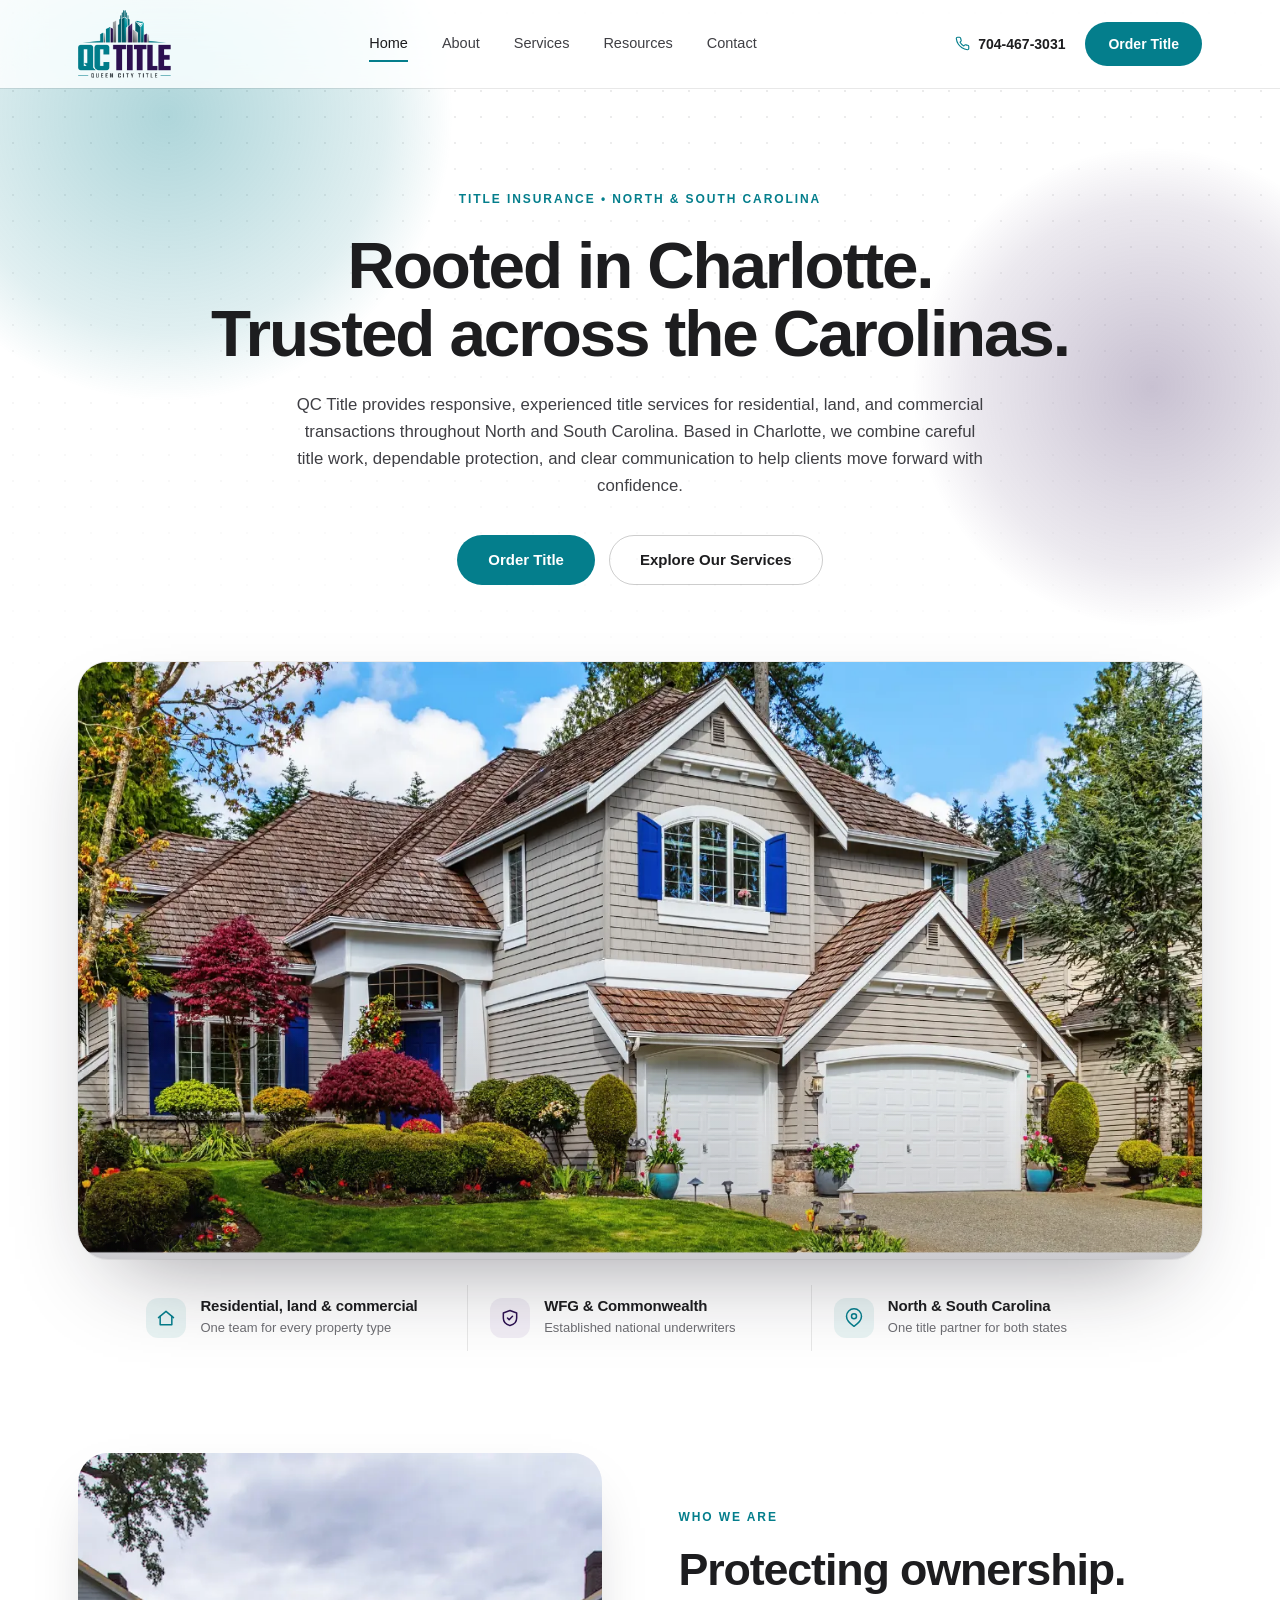
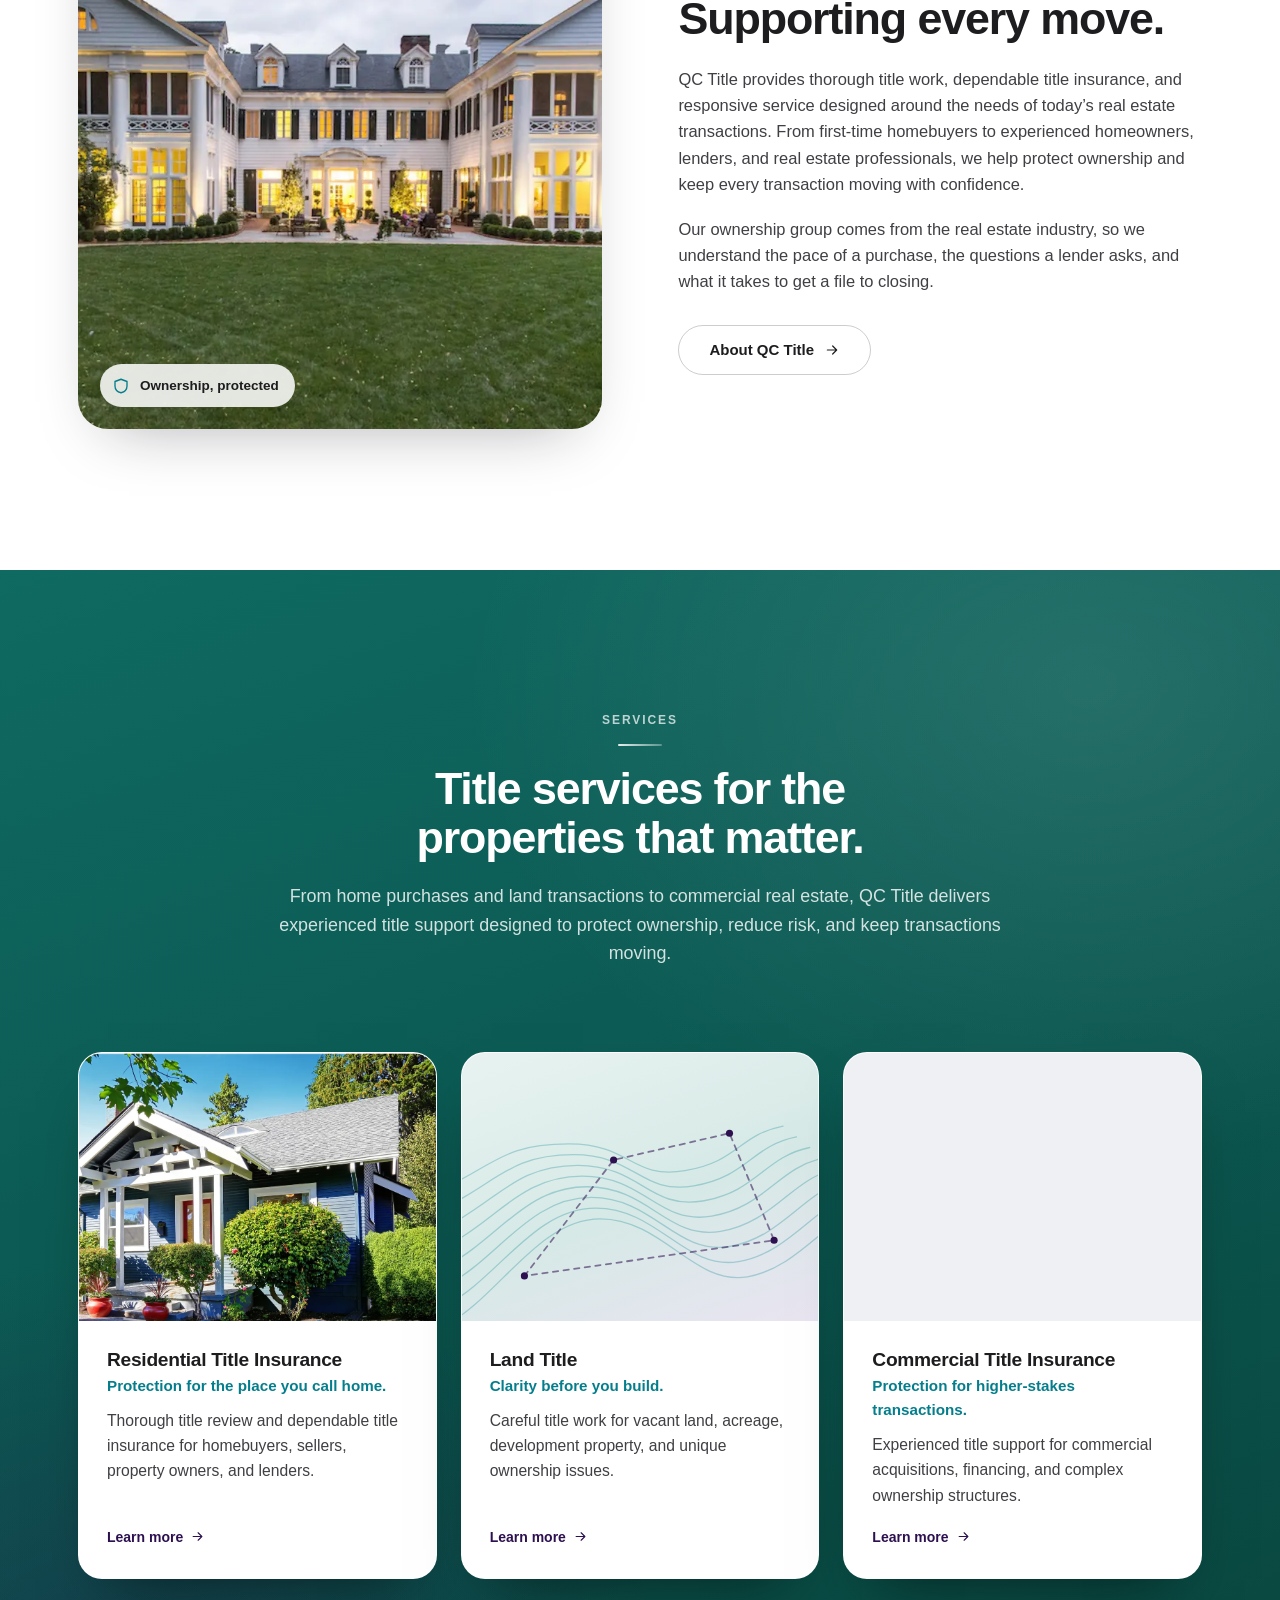
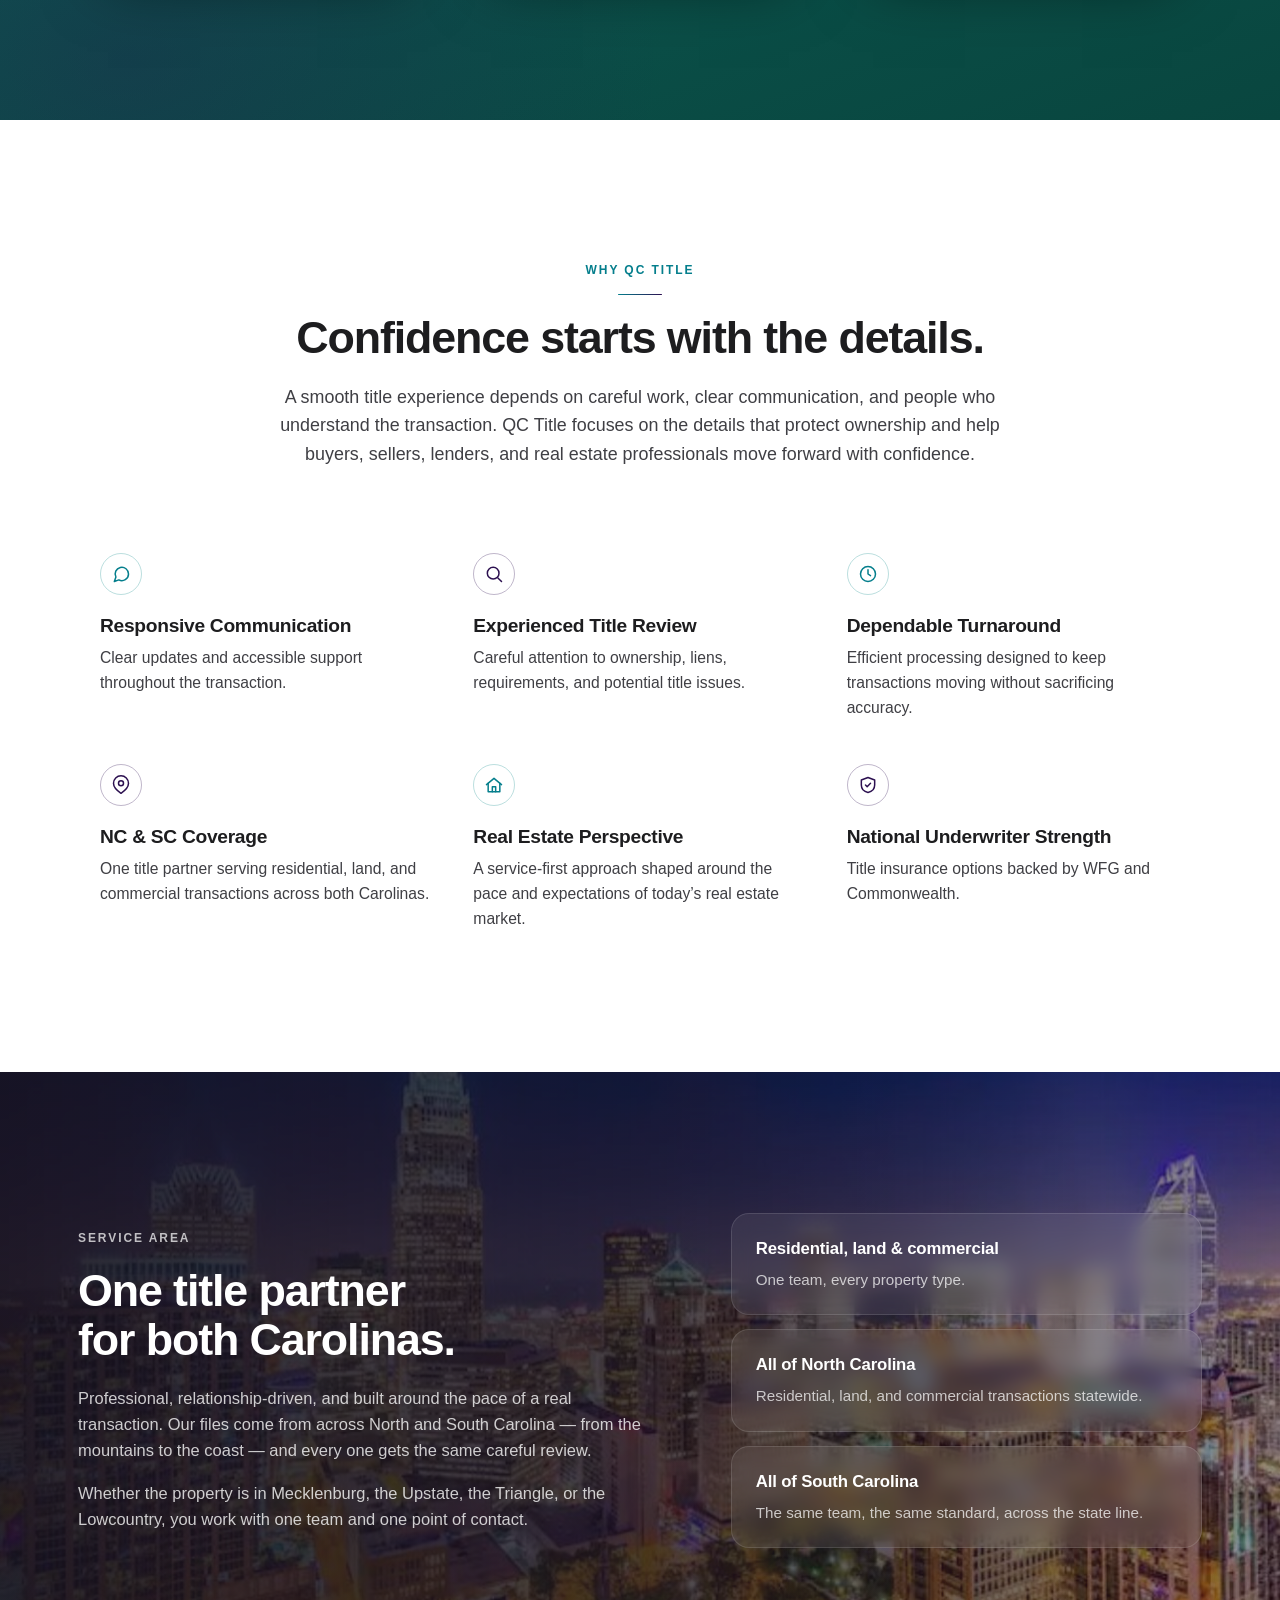
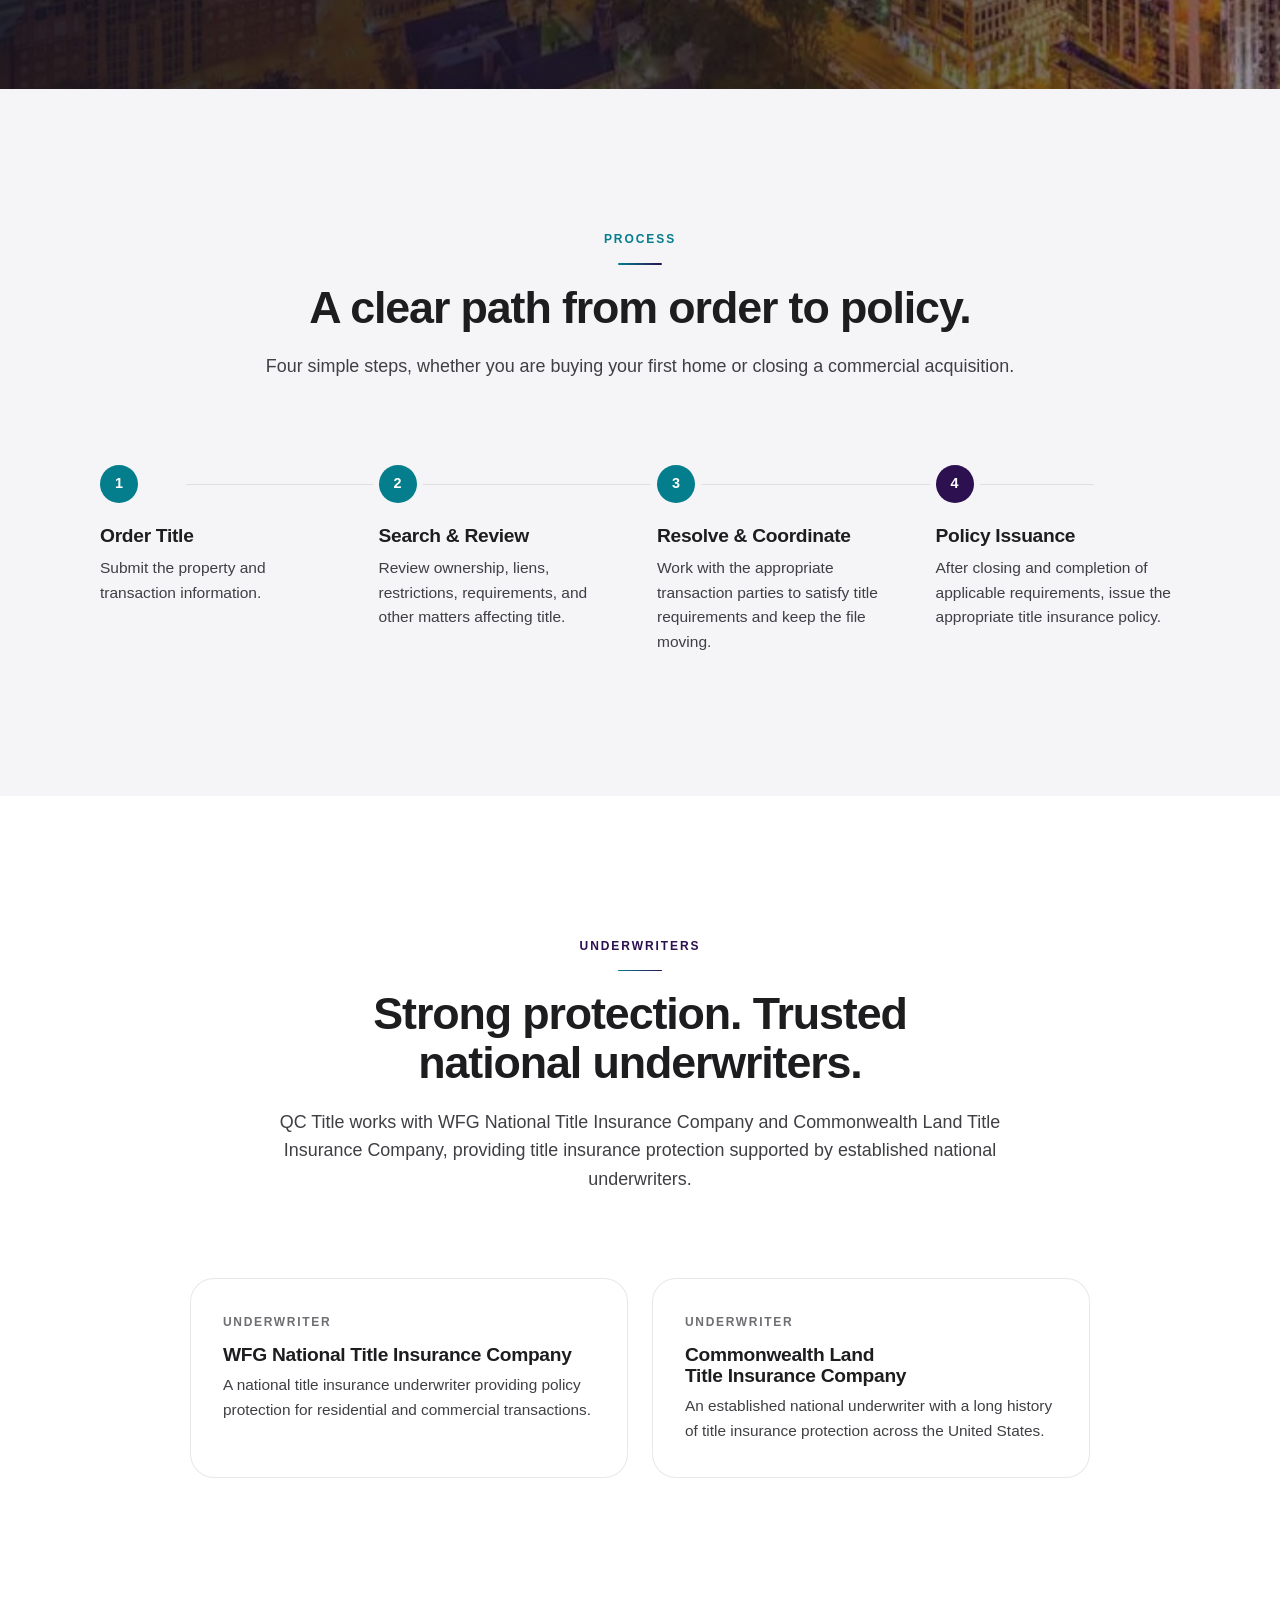
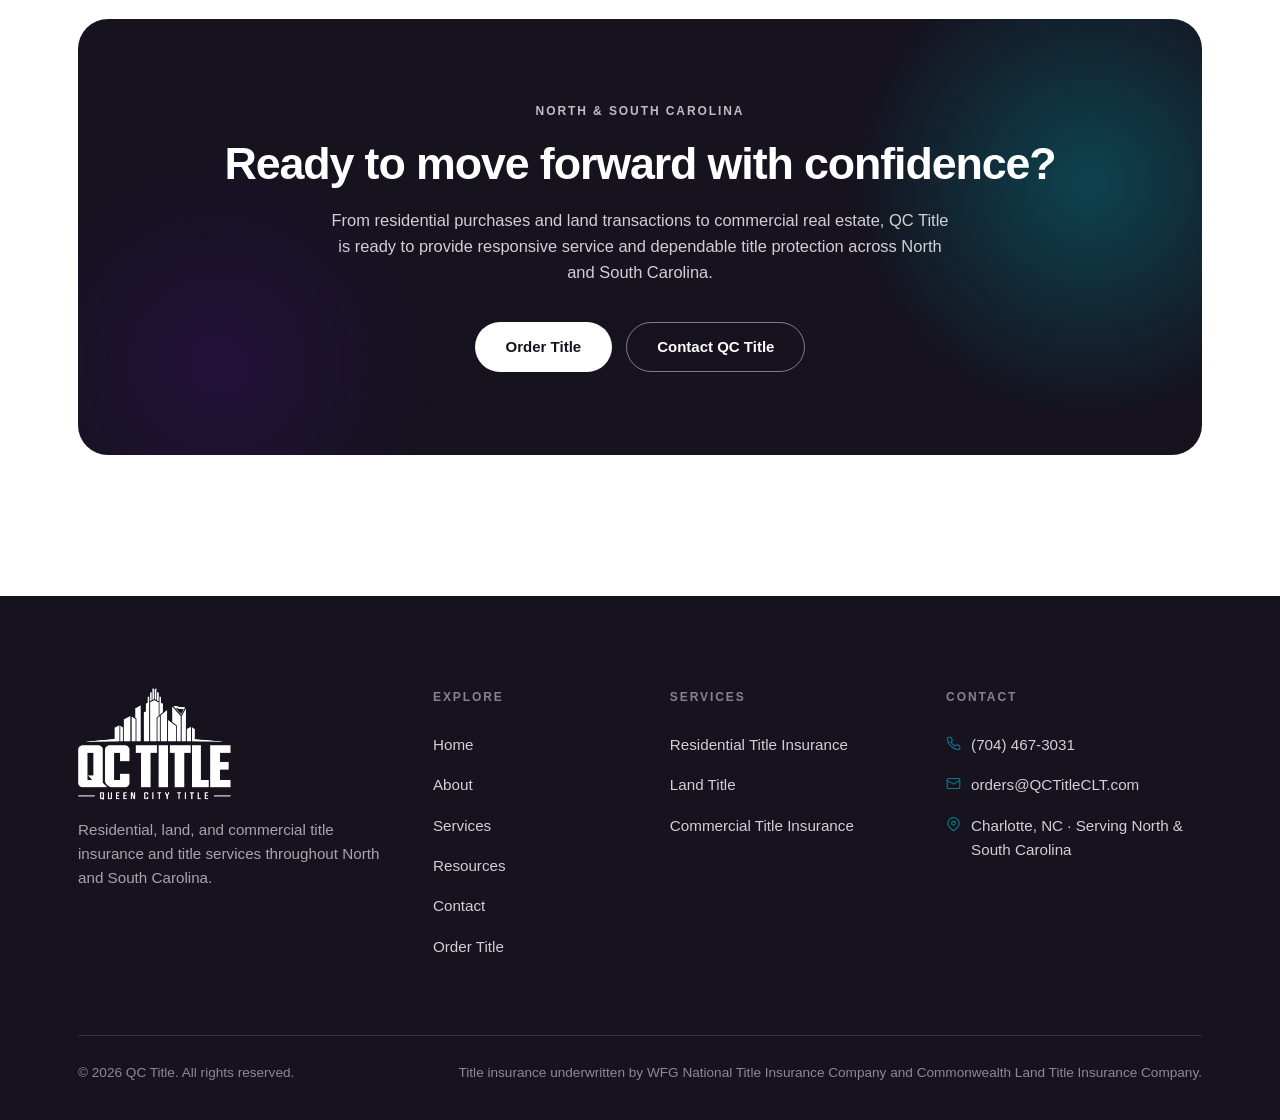
<file: index.html>
<!DOCTYPE html>
<html lang="en">
<head>
<meta charset="UTF-8" />
<meta name="viewport" content="width=device-width, initial-scale=1.0" />
<title>QC Title | Title Insurance in North &amp; South Carolina</title>
<meta name="description" content="QC Title provides residential, land, and commercial title insurance and title services throughout North and South Carolina, with responsive service rooted in Charlotte." />
<link rel="canonical" href="https://www.qctitleclt.com/" />
<meta name="theme-color" content="#047E8C" />
<meta property="og:type" content="website" />
<meta property="og:site_name" content="QC Title" />
<meta property="og:title" content="QC Title | Title Insurance in North &amp; South Carolina" />
<meta property="og:description" content="QC Title provides residential, land, and commercial title insurance and title services throughout North and South Carolina, with responsive service rooted in Charlotte." />
<meta property="og:url" content="https://www.qctitleclt.com/" />
<meta property="og:image" content="https://www.qctitleclt.com/assets/img/og-image.jpg" />
<meta name="twitter:card" content="summary_large_image" />
<link rel="icon" href="assets/img/favicon.ico" sizes="any" />
<link rel="icon" type="image/png" href="assets/img/icon-32.png" sizes="32x32" />
<link rel="apple-touch-icon" href="assets/img/icon-180.png" />
<link rel="stylesheet" href="assets/css/style.css?v=11d531ad" />
</head>
<body>

<a class="skip-link" href="#main">Skip to content</a>
<div class="ambient" aria-hidden="true"><span class="orb orb--teal"></span><span class="orb orb--purple"></span><span class="orb orb--mist"></span></div>
<header class="nav nav--light">
  <div class="nav__inner">
    <a href="index.html" class="nav__logo" aria-label="QC Title — home"><img class="logo logo--color" src="assets/img/logo.png" alt="QC Title — Queen City Title" width="1200" height="881" /><img class="logo logo--white" src="assets/img/logo-white.png" alt="" width="1200" height="881" /></a>
    <nav class="nav__links" aria-label="Primary">
      <a href="index.html" class="active" aria-current="page">Home</a>
      <a href="about.html">About</a>
      <a href="services.html">Services</a>
      <a href="resources.html">Resources</a>
      <a href="contact.html">Contact</a>
    </nav>
    <div class="nav__cta">
      <a href="tel:7044673031" class="nav__phone"><svg viewBox="0 0 24 24" fill="none" stroke="currentColor" stroke-width="1.8" stroke-linecap="round" stroke-linejoin="round" aria-hidden="true"><path d="M22 16.92v3a2 2 0 0 1-2.18 2 19.79 19.79 0 0 1-8.63-3.07 19.5 19.5 0 0 1-6-6 19.79 19.79 0 0 1-3.07-8.67A2 2 0 0 1 4.11 2h3a2 2 0 0 1 2 1.72 12.84 12.84 0 0 0 .7 2.81 2 2 0 0 1-.45 2.11L8.09 9.91a16 16 0 0 0 6 6l1.27-1.27a2 2 0 0 1 2.11-.45 12.84 12.84 0 0 0 2.81.7A2 2 0 0 1 22 16.92z"/></svg>704-467-3031</a>
      <a href="order.html" class="btn btn--primary btn--sm">Order Title</a>
      <button class="nav__burger" aria-label="Open menu" aria-expanded="false"><span></span><span></span><span></span></button>
    </div>
  </div>
</header>

<div class="mobile-menu">
  <a href="index.html">Home</a>
  <a href="about.html">About</a>
  <a href="services.html">Services</a>
  <a href="resources.html">Resources</a>
  <a href="contact.html">Contact</a>
  <a href="tel:7044673031">Call 704-467-3031</a>
  <a href="order.html" class="btn btn--primary">Order Title</a>
</div>
<main id="main">
<!-- HERO -->
<section class="hero hero--frame">
  <div class="wrap">
    <div class="hero__head" data-reveal>
      <span class="eyebrow">Title Insurance &bull; North &amp; South Carolina</span>
      <h1>Rooted in Charlotte. <span class="h1-line">Trusted across the Carolinas.</span></h1>
      <p class="hero__sub">QC Title provides responsive, experienced title services for residential, land, and commercial transactions throughout North and South Carolina. Based in Charlotte, we combine careful title work, dependable protection, and clear communication to help clients move forward with confidence.</p>
      <div class="hero__actions">
        <a href="order.html" class="btn btn--primary">Order Title</a>
        <a href="services.html" class="btn btn--secondary">Explore Our Services</a>
      </div>
    </div>
    <div class="hero__frame" data-reveal>
      <div class="hero__media">
        <span class="sheen" aria-hidden="true"></span>
        <picture>
          <source srcset="assets/img/hero.webp" type="image/webp" />
          <img src="assets/img/hero.jpg" alt="Refined two-story home with blue shutters and a manicured front yard" width="1366" height="768" fetchpriority="high" />
        </picture>
      </div>
      <ul class="hero__strip" aria-label="At a glance">
        <li>
          <span class="hero__strip-ico"><svg viewBox="0 0 24 24" fill="none" stroke="currentColor" stroke-width="1.8" stroke-linecap="round" stroke-linejoin="round"><path d="M3 11.5 12 4l9 7.5"/><path d="M5 10v10h14V10"/></svg></span>
          <span><strong>Residential, land &amp; commercial</strong><em>One team for every property type</em></span>
        </li>
        <li>
          <span class="hero__strip-ico hero__strip-ico--purple"><svg viewBox="0 0 24 24" fill="none" stroke="currentColor" stroke-width="1.8" stroke-linecap="round" stroke-linejoin="round"><path d="M12 3 4 6v6c0 5 3.5 8 8 9 4.5-1 8-4 8-9V6l-8-3z"/><path d="m9 12 2 2 4-4"/></svg></span>
          <span><strong>WFG &amp; Commonwealth</strong><em>Established national underwriters</em></span>
        </li>
        <li>
          <span class="hero__strip-ico"><svg viewBox="0 0 24 24" fill="none" stroke="currentColor" stroke-width="1.8" stroke-linecap="round" stroke-linejoin="round"><path d="M21 10c0 6-9 12-9 12s-9-6-9-12a9 9 0 0 1 18 0z"/><circle cx="12" cy="10" r="3"/></svg></span>
          <span><strong>North &amp; South Carolina</strong><em>One title partner for both states</em></span>
        </li>
      </ul>
    </div>
  </div>
</section>

<!-- WHO WE ARE -->
<section class="section">
  <div class="wrap">
    <div class="split">
      <div class="split__media split__media--tall" data-reveal>
        <picture>
          <source srcset="assets/img/estate.webp" type="image/webp" />
          <img src="assets/img/estate.jpg" alt="Stately white residence at dusk with warmly lit windows and a wide lawn" width="1366" height="768" loading="lazy" decoding="async" />
        </picture>
        <span class="chip"><svg viewBox="0 0 24 24" fill="none" stroke="currentColor" stroke-width="1.8" stroke-linecap="round" stroke-linejoin="round"><path d="M12 3 4 6v6c0 5 3.5 8 8 9 4.5-1 8-4 8-9V6l-8-3z"/></svg>Ownership, protected</span>
      </div>
      <div class="split__body" data-reveal>
        <span class="eyebrow">Who we are</span>
        <h2>Protecting ownership. Supporting every move.</h2>
        <p>QC Title provides thorough title work, dependable title insurance, and responsive service designed around the needs of today&rsquo;s real estate transactions. From first-time homebuyers to experienced homeowners, lenders, and real estate professionals, we help protect ownership and keep every transaction moving with confidence.</p>
        <p>Our ownership group comes from the real estate industry, so we understand the pace of a purchase, the questions a lender asks, and what it takes to get a file to closing.</p>
        <div class="cta-actions">
          <a href="about.html" class="btn btn--secondary">About QC Title <svg viewBox="0 0 24 24" fill="none" stroke="currentColor" stroke-width="1.8" stroke-linecap="round" stroke-linejoin="round" aria-hidden="true"><path d="M5 12h14M13 6l6 6-6 6"/></svg></a>
        </div>
      </div>
    </div>
  </div>
</section>

<!-- SERVICES -->
<section class="section band-green">
  <div class="wrap">
    <div class="section-head" data-reveal>
      <span class="eyebrow">Services</span>
      <h2>Title services for the properties that matter.</h2>
      <p>From home purchases and land transactions to commercial real estate, QC Title delivers experienced title support designed to protect ownership, reduce risk, and keep transactions moving.</p>
    </div>
    <div class="grid grid-3">
      <a href="services.html#residential" class="svc" data-reveal>
        <div class="svc__media"><picture>
          <source srcset="assets/img/craftsman.webp" type="image/webp" />
          <img src="assets/img/craftsman.jpg" alt="Blue craftsman-style home with a covered front porch and mature landscaping" width="1366" height="768" loading="lazy" decoding="async" />
        </picture></div>
        <div class="svc__body">
          <h3>Residential Title Insurance</h3>
          <span class="card__sub">Protection for the place you call home.</span>
          <p>Thorough title review and dependable title insurance for homebuyers, sellers, property owners, and lenders.</p>
          <span class="card__more">Learn more <svg viewBox="0 0 24 24" fill="none" stroke="currentColor" stroke-width="1.8" stroke-linecap="round" stroke-linejoin="round" aria-hidden="true"><path d="M5 12h14M13 6l6 6-6 6"/></svg></span>
        </div>
      </a>
      <a href="services.html#land" class="svc" data-reveal>
        <div class="svc__media svc__media--land" aria-hidden="true">
          <svg viewBox="0 0 400 300" preserveAspectRatio="xMidYMid slice" fill="none" stroke-linecap="round">
            <g stroke="#047E8C" stroke-opacity=".28" stroke-width="1.5">
              <path d="M-20 240c60-30 90-90 160-90s90 60 150 50 80-60 130-70"/>
              <path d="M-20 262c60-30 95-100 165-100s95 65 155 55 85-65 135-75"/>
              <path d="M-20 218c60-30 85-80 155-80s85 55 145 45 75-55 125-65"/>
              <path d="M-20 196c60-30 80-70 150-70s80 50 140 40 70-50 120-60"/>
              <path d="M-20 174c60-30 75-60 145-60s75 45 135 35 65-45 115-55"/>
              <path d="M-20 152c60-30 70-50 140-50s70 40 130 30 60-40 110-50"/>
              <path d="M-20 284c60-30 100-110 170-110s100 70 160 60 90-70 140-80"/>
              <path d="M-20 306c60-30 105-120 175-120s105 75 165 65 95-75 145-85"/>
            </g>
            <g stroke="#2C1050" stroke-opacity=".55" stroke-width="2" stroke-dasharray="6 6">
              <path d="M70 250 170 120 300 90 350 210z"/>
            </g>
            <g fill="#2C1050"><circle cx="70" cy="250" r="4"/><circle cx="170" cy="120" r="4"/><circle cx="300" cy="90" r="4"/><circle cx="350" cy="210" r="4"/></g>
          </svg>
        </div>
        <div class="svc__body">
          <h3>Land Title</h3>
          <span class="card__sub">Clarity before you build.</span>
          <p>Careful title work for vacant land, acreage, development property, and unique ownership issues.</p>
          <span class="card__more">Learn more <svg viewBox="0 0 24 24" fill="none" stroke="currentColor" stroke-width="1.8" stroke-linecap="round" stroke-linejoin="round" aria-hidden="true"><path d="M5 12h14M13 6l6 6-6 6"/></svg></span>
        </div>
      </a>
      <a href="services.html#commercial" class="svc" data-reveal>
        <div class="svc__media"><picture>
          <source srcset="assets/img/commercial.webp" type="image/webp" />
          <img src="assets/img/commercial.jpg" alt="Modern glass-and-stone commercial office building on a landscaped lot" width="1366" height="768" loading="lazy" decoding="async" />
        </picture></div>
        <div class="svc__body">
          <h3>Commercial Title Insurance</h3>
          <span class="card__sub">Protection for higher-stakes transactions.</span>
          <p>Experienced title support for commercial acquisitions, financing, and complex ownership structures.</p>
          <span class="card__more">Learn more <svg viewBox="0 0 24 24" fill="none" stroke="currentColor" stroke-width="1.8" stroke-linecap="round" stroke-linejoin="round" aria-hidden="true"><path d="M5 12h14M13 6l6 6-6 6"/></svg></span>
        </div>
      </a>
    </div>
  </div>
</section>

<!-- WHY QC TITLE -->
<section class="section">
  <div class="wrap">
    <div class="section-head" data-reveal>
      <span class="eyebrow">Why QC Title</span>
      <h2>Confidence starts with the details.</h2>
      <p>A smooth title experience depends on careful work, clear communication, and people who understand the transaction. QC Title focuses on the details that protect ownership and help buyers, sellers, lenders, and real estate professionals move forward with confidence.</p>
    </div>
    <div class="benefits">
      <div class="benefit" data-reveal>
        <div class="benefit__ico"><svg viewBox="0 0 24 24" fill="none" stroke="currentColor" stroke-width="1.8" stroke-linecap="round" stroke-linejoin="round"><path d="M21 12a8 8 0 0 1-11.6 7.1L4 21l1.9-5.4A8 8 0 1 1 21 12z"/></svg></div>
        <h3>Responsive Communication</h3>
        <p>Clear updates and accessible support throughout the transaction.</p>
      </div>
      <div class="benefit" data-reveal>
        <div class="benefit__ico"><svg viewBox="0 0 24 24" fill="none" stroke="currentColor" stroke-width="1.8" stroke-linecap="round" stroke-linejoin="round"><circle cx="11" cy="11" r="7"/><path d="m21 21-4.3-4.3"/></svg></div>
        <h3>Experienced Title Review</h3>
        <p>Careful attention to ownership, liens, requirements, and potential title issues.</p>
      </div>
      <div class="benefit" data-reveal>
        <div class="benefit__ico"><svg viewBox="0 0 24 24" fill="none" stroke="currentColor" stroke-width="1.8" stroke-linecap="round" stroke-linejoin="round"><circle cx="12" cy="12" r="9"/><path d="M12 7v5l3 2"/></svg></div>
        <h3>Dependable Turnaround</h3>
        <p>Efficient processing designed to keep transactions moving without sacrificing accuracy.</p>
      </div>
      <div class="benefit" data-reveal>
        <div class="benefit__ico"><svg viewBox="0 0 24 24" fill="none" stroke="currentColor" stroke-width="1.8" stroke-linecap="round" stroke-linejoin="round"><path d="M21 10c0 6-9 12-9 12s-9-6-9-12a9 9 0 0 1 18 0z"/><circle cx="12" cy="10" r="3"/></svg></div>
        <h3>NC &amp; SC Coverage</h3>
        <p>One title partner serving residential, land, and commercial transactions across both Carolinas.</p>
      </div>
      <div class="benefit" data-reveal>
        <div class="benefit__ico"><svg viewBox="0 0 24 24" fill="none" stroke="currentColor" stroke-width="1.8" stroke-linecap="round" stroke-linejoin="round"><path d="M3 11.5 12 4l9 7.5"/><path d="M5 10v10h14V10"/><path d="M10 20v-6h4v6"/></svg></div>
        <h3>Real Estate Perspective</h3>
        <p>A service-first approach shaped around the pace and expectations of today&rsquo;s real estate market.</p>
      </div>
      <div class="benefit" data-reveal>
        <div class="benefit__ico"><svg viewBox="0 0 24 24" fill="none" stroke="currentColor" stroke-width="1.8" stroke-linecap="round" stroke-linejoin="round"><path d="M12 3 4 6v6c0 5 3.5 8 8 9 4.5-1 8-4 8-9V6l-8-3z"/><path d="m9 12 2 2 4-4"/></svg></div>
        <h3>National Underwriter Strength</h3>
        <p>Title insurance options backed by WFG and Commonwealth.</p>
      </div>
    </div>
  </div>
</section>

<!-- COVERAGE -->
<section class="section band band--photo">
  <span class="sheen" aria-hidden="true"></span>
  <div class="wrap">
    <div class="band__grid">
      <div data-reveal>
        <span class="eyebrow eyebrow--light">Service area</span>
        <h2>One title partner for both Carolinas.</h2>
        <p>Professional, relationship-driven, and built around the pace of a real transaction. Our files come from across North and South Carolina &mdash; from the mountains to the coast &mdash; and every one gets the same careful review.</p>
        <p>Whether the property is in Mecklenburg, the Upstate, the Triangle, or the Lowcountry, you work with one team and one point of contact.</p>
      </div>
      <div class="band__facts" data-reveal>
        <div class="band__fact"><strong>Residential, land &amp; commercial</strong><span>One team, every property type.</span></div>
        <div class="band__fact"><strong>All of North Carolina</strong><span>Residential, land, and commercial transactions statewide.</span></div>
        <div class="band__fact"><strong>All of South Carolina</strong><span>The same team, the same standard, across the state line.</span></div>
      </div>
    </div>
  </div>
</section>

<!-- PROCESS -->
<section class="section band-soft">
  <div class="wrap">
    <div class="section-head" data-reveal>
      <span class="eyebrow">Process</span>
      <h2>A clear path from order to policy.</h2>
      <p>Four simple steps, whether you are buying your first home or closing a commercial acquisition.</p>
    </div>
    <div class="timeline">
      <div class="timeline__step" data-reveal>
        <div class="timeline__num">1</div>
        <h3>Order Title</h3>
        <p>Submit the property and transaction information.</p>
      </div>
      <div class="timeline__step" data-reveal>
        <div class="timeline__num">2</div>
        <h3>Search &amp; Review</h3>
        <p>Review ownership, liens, restrictions, requirements, and other matters affecting title.</p>
      </div>
      <div class="timeline__step" data-reveal>
        <div class="timeline__num">3</div>
        <h3>Resolve &amp; Coordinate</h3>
        <p>Work with the appropriate transaction parties to satisfy title requirements and keep the file moving.</p>
      </div>
      <div class="timeline__step" data-reveal>
        <div class="timeline__num">4</div>
        <h3>Policy Issuance</h3>
        <p>After closing and completion of applicable requirements, issue the appropriate title insurance policy.</p>
      </div>
    </div>
  </div>
</section>

<!-- UNDERWRITERS -->
<section class="section">
  <div class="wrap">
    <div class="section-head" data-reveal>
      <span class="eyebrow eyebrow--purple">Underwriters</span>
      <h2>Strong protection. Trusted national underwriters.</h2>
      <p>QC Title works with WFG National Title Insurance Company and Commonwealth Land Title Insurance Company, providing title insurance protection supported by established national underwriters.</p>
    </div>
    <div class="uw">
      <div class="uw-card" data-reveal>
        <span class="uw-card__tag">Underwriter</span>
        <h3>WFG National Title Insurance Company</h3>
        <p>A national title insurance underwriter providing policy protection for residential and commercial transactions.</p>
      </div>
      <div class="uw-card" data-reveal>
        <span class="uw-card__tag">Underwriter</span>
        <h3>Commonwealth Land Title Insurance Company</h3>
        <p>An established national underwriter with a long history of title insurance protection across the United States.</p>
      </div>
    </div>
  </div>
</section>

<section class="section section--cta">
  <div class="wrap">
    <div class="cta-card" data-reveal>
      <span class="sheen" aria-hidden="true"></span>
      <span class="eyebrow eyebrow--light">North &amp; South Carolina</span>
      <h2>Ready to move forward with confidence?</h2>
      <p>From residential purchases and land transactions to commercial real estate, QC Title is ready to provide responsive service and dependable title protection across North and South Carolina.</p>
      <div class="cta-actions">
        <a href="order.html" class="btn btn--light">Order Title</a>
        <a href="contact.html" class="btn btn--outline-light">Contact QC Title</a>
      </div>
    </div>
  </div>
</section>
</main>

<footer class="footer">
  <div class="wrap">
    <div class="footer__grid">
      <div>
        <a href="index.html" class="footer__logo" aria-label="QC Title"><img class="logo" src="assets/img/logo-white.png" alt="QC Title — Queen City Title" width="1200" height="881" loading="lazy" /></a>
        <p>Residential, land, and commercial title insurance and title services throughout North and South Carolina.</p>
      </div>
      <div>
        <h4>Explore</h4>
        <div class="footer__links">
          <a href="index.html">Home</a>
          <a href="about.html">About</a>
          <a href="services.html">Services</a>
          <a href="resources.html">Resources</a>
          <a href="contact.html">Contact</a>
          <a href="order.html">Order Title</a>
        </div>
      </div>
      <div>
        <h4>Services</h4>
        <div class="footer__links">
          <a href="services.html#residential">Residential Title Insurance</a>
          <a href="services.html#land">Land Title</a>
          <a href="services.html#commercial">Commercial Title Insurance</a>
        </div>
      </div>
      <div>
        <h4>Contact</h4>
        <div class="footer__contact">
          <a href="tel:7044673031"><svg viewBox="0 0 24 24" fill="none" stroke="currentColor" stroke-width="1.8" stroke-linecap="round" stroke-linejoin="round" aria-hidden="true"><path d="M22 16.92v3a2 2 0 0 1-2.18 2 19.79 19.79 0 0 1-8.63-3.07 19.5 19.5 0 0 1-6-6 19.79 19.79 0 0 1-3.07-8.67A2 2 0 0 1 4.11 2h3a2 2 0 0 1 2 1.72 12.84 12.84 0 0 0 .7 2.81 2 2 0 0 1-.45 2.11L8.09 9.91a16 16 0 0 0 6 6l1.27-1.27a2 2 0 0 1 2.11-.45 12.84 12.84 0 0 0 2.81.7A2 2 0 0 1 22 16.92z"/></svg>(704) 467-3031</a>
          <a href="mailto:orders@qctitleclt.com?subject=New%20Title%20Order%20%E2%80%94%20QC%20Title"><svg viewBox="0 0 24 24" fill="none" stroke="currentColor" stroke-width="1.8" stroke-linecap="round" stroke-linejoin="round" aria-hidden="true"><rect x="2" y="4" width="20" height="16" rx="2"/><path d="m22 7-10 6L2 7"/></svg>orders@QCTitleCLT.com</a>
          <span><svg viewBox="0 0 24 24" fill="none" stroke="currentColor" stroke-width="1.8" stroke-linecap="round" stroke-linejoin="round" aria-hidden="true"><path d="M21 10c0 6-9 12-9 12s-9-6-9-12a9 9 0 0 1 18 0z"/><circle cx="12" cy="10" r="3"/></svg>Charlotte, NC &middot; Serving North &amp; South Carolina</span>
        </div>
      </div>
    </div>
    <div class="footer__bottom">
      <span>&copy; <span id="year">2026</span> QC Title. All rights reserved.</span>
      <span>Title insurance underwritten by WFG National Title Insurance Company and Commonwealth Land Title Insurance Company.</span>
    </div>
  </div>
</footer>

<script type="application/ld+json">
{
  "@context": "https://schema.org",
  "@type": "ProfessionalService",
  "name": "QC Title",
  "description": "Residential, land, and commercial title insurance and title services throughout North and South Carolina.",
  "url": "https://www.qctitleclt.com",
  "telephone": "+1-704-467-3031",
  "email": "orders@qctitleclt.com",
  "image": "https://www.qctitleclt.com/assets/img/og-image.jpg",
  "address": { "@type": "PostalAddress", "addressLocality": "Charlotte", "addressRegion": "NC", "addressCountry": "US" },
  "areaServed": [
    { "@type": "State", "name": "North Carolina" },
    { "@type": "State", "name": "South Carolina" }
  ],
  "knowsAbout": ["Residential title insurance", "Land title", "Commercial title insurance"]
}
</script>

<script src="assets/js/main.js?v=4534ad5b"></script>
</body>
</html>
</file>
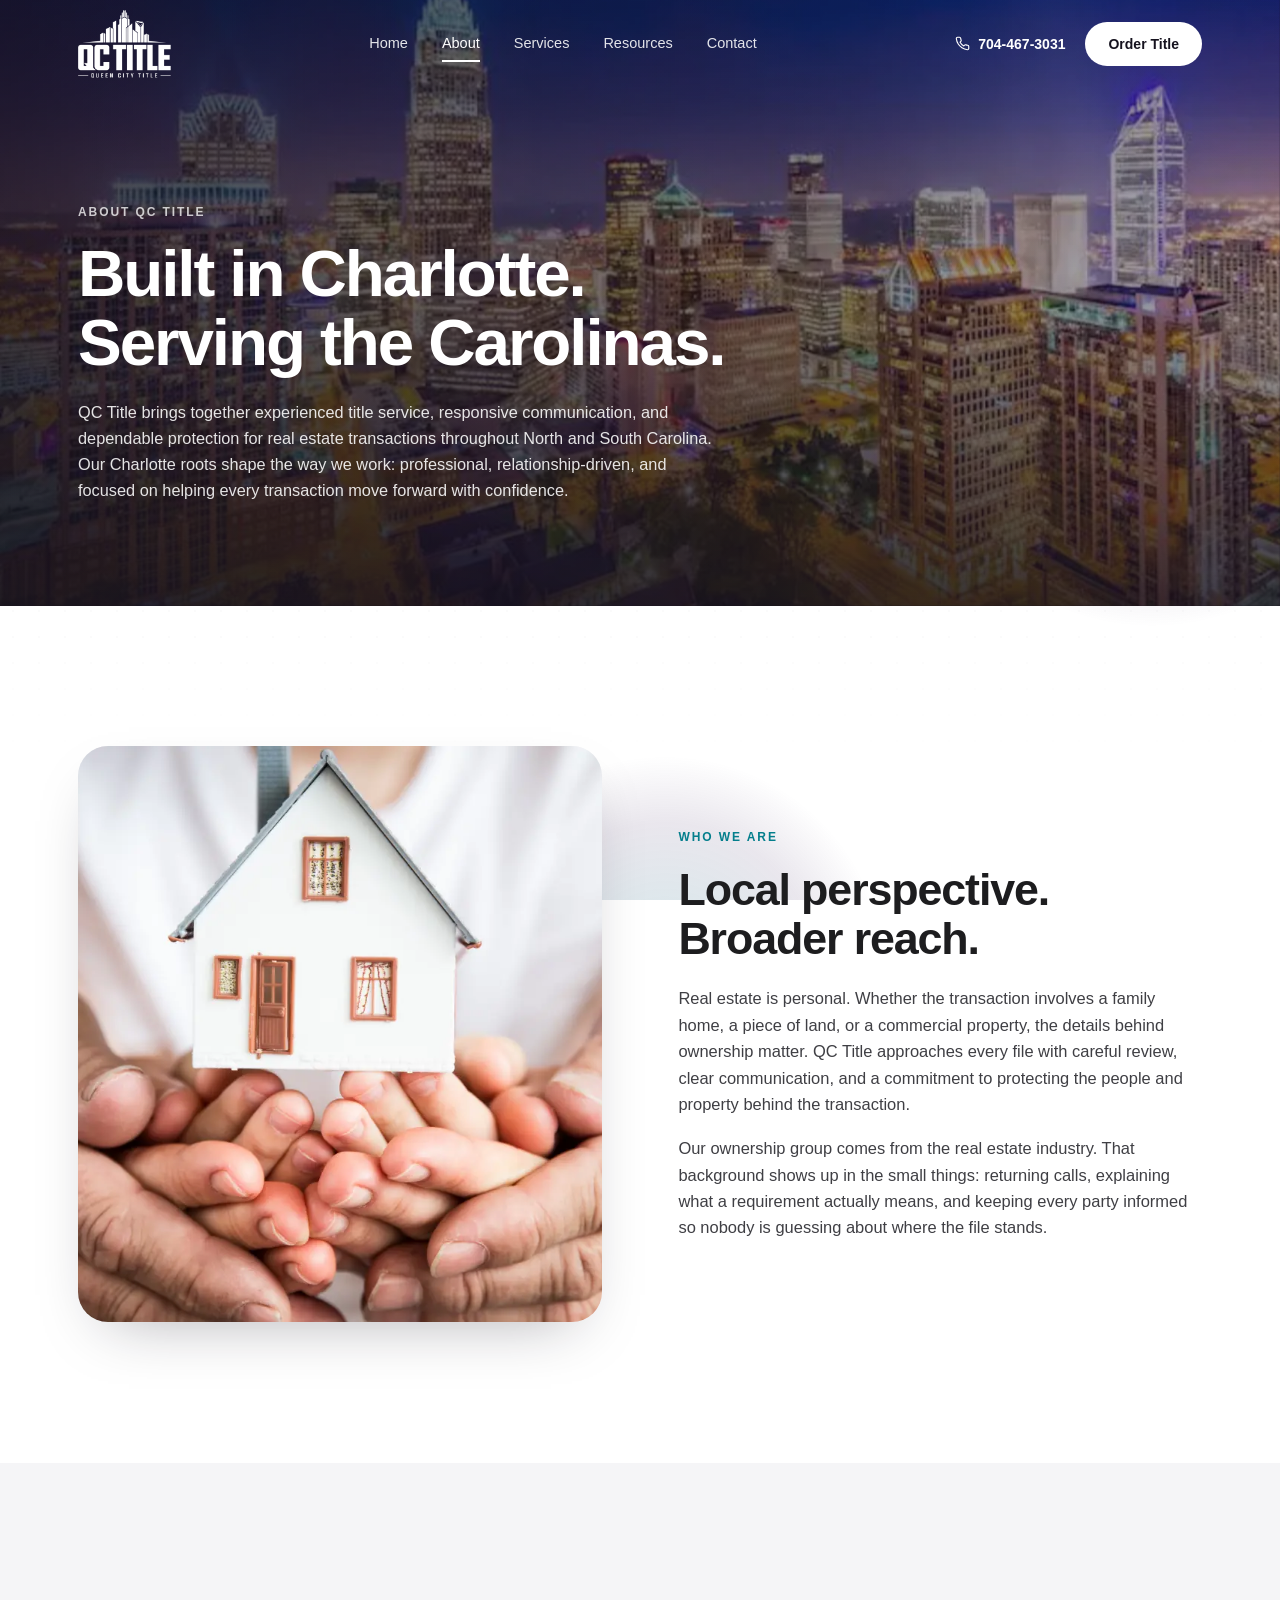
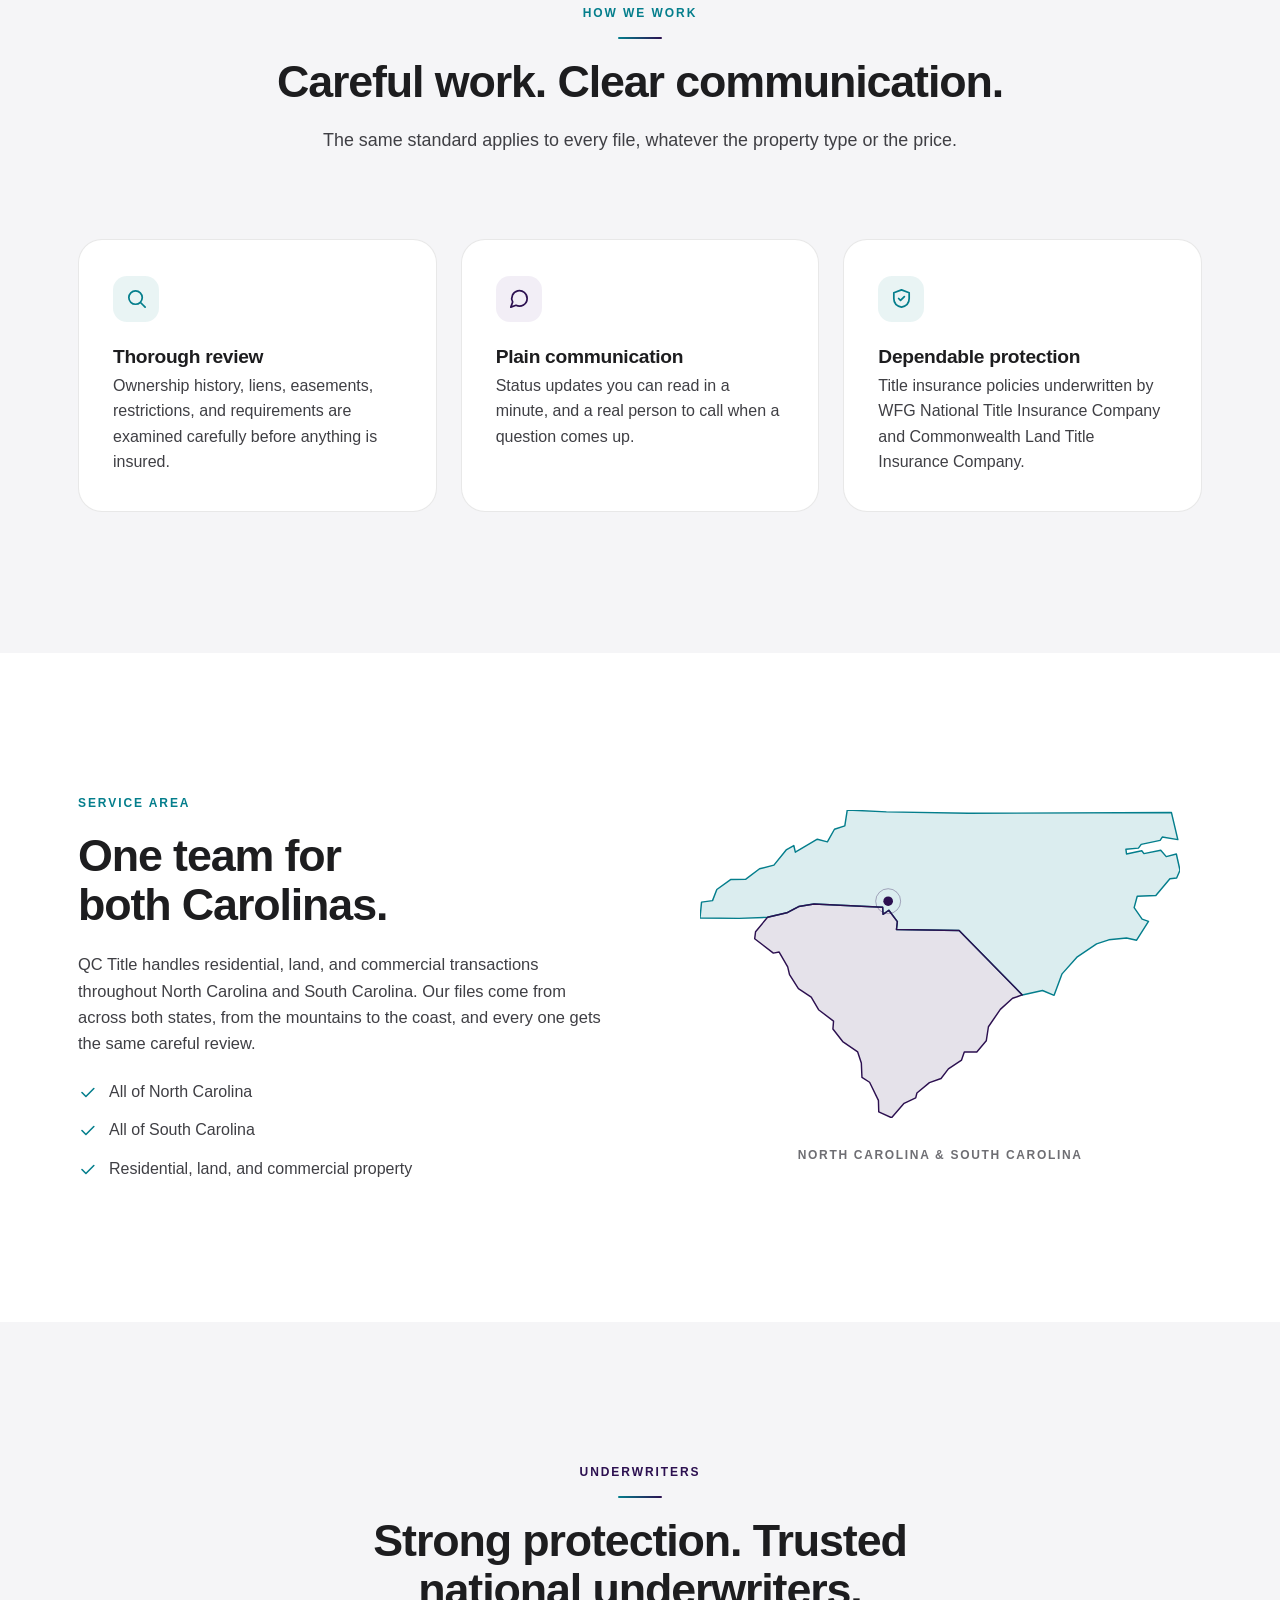
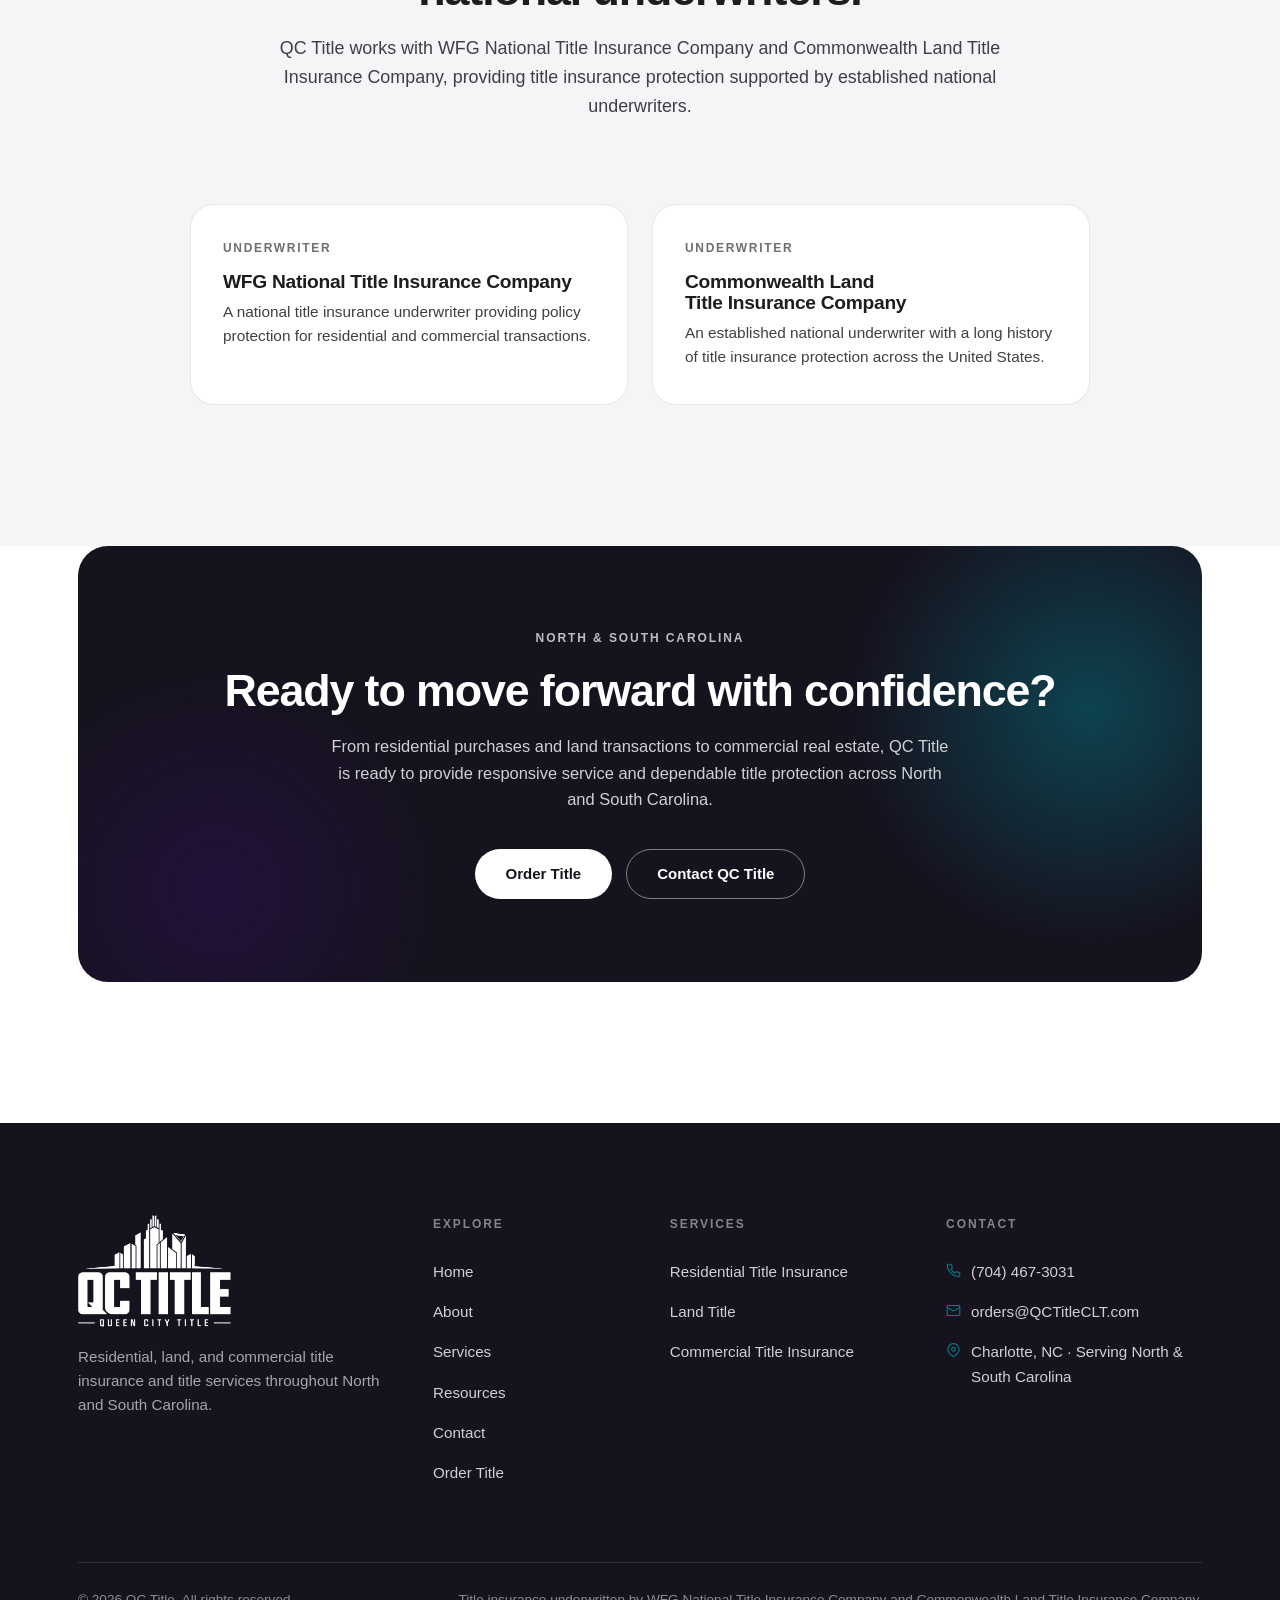
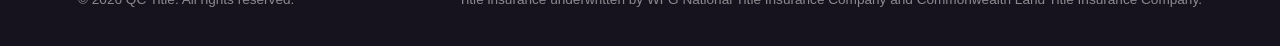
<file: about.html>
<!DOCTYPE html>
<html lang="en">
<head>
<meta charset="UTF-8" />
<meta name="viewport" content="width=device-width, initial-scale=1.0" />
<title>About QC Title | Title Insurance Across North &amp; South Carolina</title>
<meta name="description" content="QC Title brings experienced title service, responsive communication, and dependable protection to residential, land, and commercial transactions throughout North and South Carolina." />
<link rel="canonical" href="https://www.qctitleclt.com/about.html" />
<meta name="theme-color" content="#047E8C" />
<meta property="og:type" content="website" />
<meta property="og:site_name" content="QC Title" />
<meta property="og:title" content="About QC Title | Title Insurance Across North &amp; South Carolina" />
<meta property="og:description" content="QC Title brings experienced title service, responsive communication, and dependable protection to residential, land, and commercial transactions throughout North and South Carolina." />
<meta property="og:url" content="https://www.qctitleclt.com/about.html" />
<meta property="og:image" content="https://www.qctitleclt.com/assets/img/og-image.jpg" />
<meta name="twitter:card" content="summary_large_image" />
<link rel="icon" href="assets/img/favicon.ico" sizes="any" />
<link rel="icon" type="image/png" href="assets/img/icon-32.png" sizes="32x32" />
<link rel="apple-touch-icon" href="assets/img/icon-180.png" />
<link rel="stylesheet" href="assets/css/style.css?v=11d531ad" />
</head>
<body>

<a class="skip-link" href="#main">Skip to content</a>
<div class="ambient" aria-hidden="true"><span class="orb orb--teal"></span><span class="orb orb--purple"></span><span class="orb orb--mist"></span></div>
<header class="nav">
  <div class="nav__inner">
    <a href="index.html" class="nav__logo" aria-label="QC Title — home"><img class="logo logo--color" src="assets/img/logo.png" alt="QC Title — Queen City Title" width="1200" height="881" /><img class="logo logo--white" src="assets/img/logo-white.png" alt="" width="1200" height="881" /></a>
    <nav class="nav__links" aria-label="Primary">
      <a href="index.html">Home</a>
      <a href="about.html" class="active" aria-current="page">About</a>
      <a href="services.html">Services</a>
      <a href="resources.html">Resources</a>
      <a href="contact.html">Contact</a>
    </nav>
    <div class="nav__cta">
      <a href="tel:7044673031" class="nav__phone"><svg viewBox="0 0 24 24" fill="none" stroke="currentColor" stroke-width="1.8" stroke-linecap="round" stroke-linejoin="round" aria-hidden="true"><path d="M22 16.92v3a2 2 0 0 1-2.18 2 19.79 19.79 0 0 1-8.63-3.07 19.5 19.5 0 0 1-6-6 19.79 19.79 0 0 1-3.07-8.67A2 2 0 0 1 4.11 2h3a2 2 0 0 1 2 1.72 12.84 12.84 0 0 0 .7 2.81 2 2 0 0 1-.45 2.11L8.09 9.91a16 16 0 0 0 6 6l1.27-1.27a2 2 0 0 1 2.11-.45 12.84 12.84 0 0 0 2.81.7A2 2 0 0 1 22 16.92z"/></svg>704-467-3031</a>
      <a href="order.html" class="btn btn--primary btn--sm">Order Title</a>
      <button class="nav__burger" aria-label="Open menu" aria-expanded="false"><span></span><span></span><span></span></button>
    </div>
  </div>
</header>

<div class="mobile-menu">
  <a href="index.html">Home</a>
  <a href="about.html">About</a>
  <a href="services.html">Services</a>
  <a href="resources.html">Resources</a>
  <a href="contact.html">Contact</a>
  <a href="tel:7044673031">Call 704-467-3031</a>
  <a href="order.html" class="btn btn--primary">Order Title</a>
</div>
<main id="main">
<!-- ABOUT HERO -->
<section class="subhero">
  <span class="sheen" aria-hidden="true"></span>
  <div class="subhero__bg">
    <picture>
          <source srcset="assets/img/charlotte.webp" type="image/webp" />
          <img src="assets/img/charlotte.jpg" alt="Uptown skyline lit up at dusk" width="1366" height="768" fetchpriority="high" />
        </picture>
  </div>
  <div class="wrap">
    <div class="subhero__content">
      <span class="eyebrow">About QC Title</span>
      <h1>Built in Charlotte. Serving the Carolinas.</h1>
      <p>QC Title brings together experienced title service, responsive communication, and dependable protection for real estate transactions throughout North and South Carolina. Our Charlotte roots shape the way we work: professional, relationship-driven, and focused on helping every transaction move forward with confidence.</p>
    </div>
  </div>
</section>

<!-- BRAND STORY -->
<section class="section">
  <div class="wrap">
    <div class="split">
      <div class="split__media split__media--tall" data-reveal>
        <picture>
          <source srcset="assets/img/home-hands.webp" type="image/webp" />
          <img src="assets/img/home-hands.jpg" alt="Family hands cradling a small model house" width="1366" height="768" loading="lazy" decoding="async" />
        </picture>
      </div>
      <div class="split__body" data-reveal>
        <span class="eyebrow">Who we are</span>
        <h2>Local perspective. Broader reach.</h2>
        <p>Real estate is personal. Whether the transaction involves a family home, a piece of land, or a commercial property, the details behind ownership matter. QC Title approaches every file with careful review, clear communication, and a commitment to protecting the people and property behind the transaction.</p>
        <p>Our ownership group comes from the real estate industry. That background shows up in the small things: returning calls, explaining what a requirement actually means, and keeping every party informed so nobody is guessing about where the file stands.</p>
      </div>
    </div>
  </div>
</section>

<!-- HOW WE WORK -->
<section class="section band-soft">
  <div class="wrap">
    <div class="section-head" data-reveal>
      <span class="eyebrow">How we work</span>
      <h2>Careful work. Clear communication.</h2>
      <p>The same standard applies to every file, whatever the property type or the price.</p>
    </div>
    <div class="grid grid-3">
      <div class="card" data-reveal>
        <div class="card__ico"><svg viewBox="0 0 24 24" fill="none" stroke="currentColor" stroke-width="1.8" stroke-linecap="round" stroke-linejoin="round"><circle cx="11" cy="11" r="7"/><path d="m21 21-4.3-4.3"/></svg></div>
        <h3>Thorough review</h3>
        <p>Ownership history, liens, easements, restrictions, and requirements are examined carefully before anything is insured.</p>
      </div>
      <div class="card" data-reveal>
        <div class="card__ico card__ico--purple"><svg viewBox="0 0 24 24" fill="none" stroke="currentColor" stroke-width="1.8" stroke-linecap="round" stroke-linejoin="round"><path d="M21 12a8 8 0 0 1-11.6 7.1L4 21l1.9-5.4A8 8 0 1 1 21 12z"/></svg></div>
        <h3>Plain communication</h3>
        <p>Status updates you can read in a minute, and a real person to call when a question comes up.</p>
      </div>
      <div class="card" data-reveal>
        <div class="card__ico"><svg viewBox="0 0 24 24" fill="none" stroke="currentColor" stroke-width="1.8" stroke-linecap="round" stroke-linejoin="round"><path d="M12 3 4 6v6c0 5 3.5 8 8 9 4.5-1 8-4 8-9V6l-8-3z"/><path d="m9 12 2 2 4-4"/></svg></div>
        <h3>Dependable protection</h3>
        <p>Title insurance policies underwritten by WFG National Title Insurance Company and Commonwealth Land Title Insurance Company.</p>
      </div>
    </div>
  </div>
</section>

<!-- COVERAGE -->
<section class="section">
  <div class="wrap">
    <div class="split split--map">
      <div class="split__body" data-reveal>
        <span class="eyebrow">Service area</span>
        <h2>One team for both Carolinas.</h2>
        <p>QC Title handles residential, land, and commercial transactions throughout North Carolina and South Carolina. Our files come from across both states, from the mountains to the coast, and every one gets the same careful review.</p>
        <ul class="checklist">
          <li><svg viewBox="0 0 24 24" fill="none" stroke="currentColor" stroke-width="2" stroke-linecap="round" stroke-linejoin="round"><path d="m5 12 5 5L20 7"/></svg>All of North Carolina</li>
          <li><svg viewBox="0 0 24 24" fill="none" stroke="currentColor" stroke-width="2" stroke-linecap="round" stroke-linejoin="round"><path d="m5 12 5 5L20 7"/></svg>All of South Carolina</li>
          <li><svg viewBox="0 0 24 24" fill="none" stroke="currentColor" stroke-width="2" stroke-linecap="round" stroke-linejoin="round"><path d="m5 12 5 5L20 7"/></svg>Residential, land, and commercial property</li>
        </ul>
      </div>
      <div class="split__map" data-reveal>
        <svg viewBox="0 0 1000 641" role="img" aria-label="Outline map of North Carolina and South Carolina" class="statemap">
          <path class="statemap__nc" d="M388.3,3.9 558.9,6.9 982.2,5.4 995.5,61.7 963.1,56.3 958.6,63.2 919.2,71.7 913.4,79.4 887.3,81.7 888.6,91.7 920.4,84.8 924.9,90.9 959.9,84.0 971.4,97.1 992.4,91.7 1000.0,125.6 993.0,141.8 979.0,143.3 949.7,178.0 910.9,179.6 904.5,203.4 921.1,227.3 934.4,232.0 909.6,271.3 888.6,266.6 851.7,270.5 826.2,279.0 786.1,305.9 754.3,341.4 737.7,386.1 713.6,376.1 671.5,385.3 539.8,251.2 409.3,248.9 411.2,232.7 393.4,208.8 381.3,217.3 380.6,202.7 237.4,195.7 205.6,201.1 180.8,214.2 140.7,223.5 81.5,225.8 0.0,225.0 3.2,191.9 26.1,188.8 35.0,165.7 63.7,144.9 95.5,144.1 124.1,122.5 154.0,114.8 179.5,83.2 195.4,74.0 198.6,87.9 244.4,60.9 265.4,66.3 280.1,40.1 301.7,33.1 306.8,0.0 388.3,3.9Z"/>
          <path class="statemap__sc" d="M180.8,214.2 205.6,201.1 237.4,195.7 380.6,202.7 381.3,217.3 393.4,208.8 411.2,232.7 409.3,248.9 539.8,251.2 671.5,385.3 651.2,392.3 625.7,415.4 600.9,451.6 596.4,480.9 576.7,504.0 550.6,504.0 544.9,521.0 517.5,539.4 502.2,559.5 478.0,568.0 451.9,589.5 449.4,599.6 425.2,611.1 399.1,641.2 372.4,628.8 371.7,604.9 353.3,567.2 337.4,557.2 336.1,527.1 328.5,504.0 297.3,482.4 276.9,456.2 278.2,440.0 247.0,416.1 231.7,389.9 205.0,372.2 186.5,342.9 182.7,326.7 164.9,295.9 152.8,298.2 113.9,268.2 115.8,253.5 140.7,223.5 180.8,214.2Z"/>
          <circle class="statemap__ring" cx="392" cy="190" r="26"/>
          <circle class="statemap__dot" cx="392" cy="190" r="10"/>
        </svg>
        <span class="statemap__label">North Carolina &amp; South Carolina</span>
      </div>
    </div>
  </div>
</section>

<!-- UNDERWRITERS -->
<section class="section band-soft">
  <div class="wrap">
    <div class="section-head" data-reveal>
      <span class="eyebrow eyebrow--purple">Underwriters</span>
      <h2>Strong protection. Trusted national underwriters.</h2>
      <p>QC Title works with WFG National Title Insurance Company and Commonwealth Land Title Insurance Company, providing title insurance protection supported by established national underwriters.</p>
    </div>
    <div class="uw">
      <div class="uw-card" data-reveal>
        <span class="uw-card__tag">Underwriter</span>
        <h3>WFG National Title Insurance Company</h3>
        <p>A national title insurance underwriter providing policy protection for residential and commercial transactions.</p>
      </div>
      <div class="uw-card" data-reveal>
        <span class="uw-card__tag">Underwriter</span>
        <h3>Commonwealth Land Title Insurance Company</h3>
        <p>An established national underwriter with a long history of title insurance protection across the United States.</p>
      </div>
    </div>
  </div>
</section>

<section class="section section--cta">
  <div class="wrap">
    <div class="cta-card" data-reveal>
      <span class="sheen" aria-hidden="true"></span>
      <span class="eyebrow eyebrow--light">North &amp; South Carolina</span>
      <h2>Ready to move forward with confidence?</h2>
      <p>From residential purchases and land transactions to commercial real estate, QC Title is ready to provide responsive service and dependable title protection across North and South Carolina.</p>
      <div class="cta-actions">
        <a href="order.html" class="btn btn--light">Order Title</a>
        <a href="contact.html" class="btn btn--outline-light">Contact QC Title</a>
      </div>
    </div>
  </div>
</section>
</main>

<footer class="footer">
  <div class="wrap">
    <div class="footer__grid">
      <div>
        <a href="index.html" class="footer__logo" aria-label="QC Title"><img class="logo" src="assets/img/logo-white.png" alt="QC Title — Queen City Title" width="1200" height="881" loading="lazy" /></a>
        <p>Residential, land, and commercial title insurance and title services throughout North and South Carolina.</p>
      </div>
      <div>
        <h4>Explore</h4>
        <div class="footer__links">
          <a href="index.html">Home</a>
          <a href="about.html">About</a>
          <a href="services.html">Services</a>
          <a href="resources.html">Resources</a>
          <a href="contact.html">Contact</a>
          <a href="order.html">Order Title</a>
        </div>
      </div>
      <div>
        <h4>Services</h4>
        <div class="footer__links">
          <a href="services.html#residential">Residential Title Insurance</a>
          <a href="services.html#land">Land Title</a>
          <a href="services.html#commercial">Commercial Title Insurance</a>
        </div>
      </div>
      <div>
        <h4>Contact</h4>
        <div class="footer__contact">
          <a href="tel:7044673031"><svg viewBox="0 0 24 24" fill="none" stroke="currentColor" stroke-width="1.8" stroke-linecap="round" stroke-linejoin="round" aria-hidden="true"><path d="M22 16.92v3a2 2 0 0 1-2.18 2 19.79 19.79 0 0 1-8.63-3.07 19.5 19.5 0 0 1-6-6 19.79 19.79 0 0 1-3.07-8.67A2 2 0 0 1 4.11 2h3a2 2 0 0 1 2 1.72 12.84 12.84 0 0 0 .7 2.81 2 2 0 0 1-.45 2.11L8.09 9.91a16 16 0 0 0 6 6l1.27-1.27a2 2 0 0 1 2.11-.45 12.84 12.84 0 0 0 2.81.7A2 2 0 0 1 22 16.92z"/></svg>(704) 467-3031</a>
          <a href="mailto:orders@qctitleclt.com?subject=New%20Title%20Order%20%E2%80%94%20QC%20Title"><svg viewBox="0 0 24 24" fill="none" stroke="currentColor" stroke-width="1.8" stroke-linecap="round" stroke-linejoin="round" aria-hidden="true"><rect x="2" y="4" width="20" height="16" rx="2"/><path d="m22 7-10 6L2 7"/></svg>orders@QCTitleCLT.com</a>
          <span><svg viewBox="0 0 24 24" fill="none" stroke="currentColor" stroke-width="1.8" stroke-linecap="round" stroke-linejoin="round" aria-hidden="true"><path d="M21 10c0 6-9 12-9 12s-9-6-9-12a9 9 0 0 1 18 0z"/><circle cx="12" cy="10" r="3"/></svg>Charlotte, NC &middot; Serving North &amp; South Carolina</span>
        </div>
      </div>
    </div>
    <div class="footer__bottom">
      <span>&copy; <span id="year">2026</span> QC Title. All rights reserved.</span>
      <span>Title insurance underwritten by WFG National Title Insurance Company and Commonwealth Land Title Insurance Company.</span>
    </div>
  </div>
</footer>

<script src="assets/js/main.js?v=4534ad5b"></script>
</body>
</html>
</file>
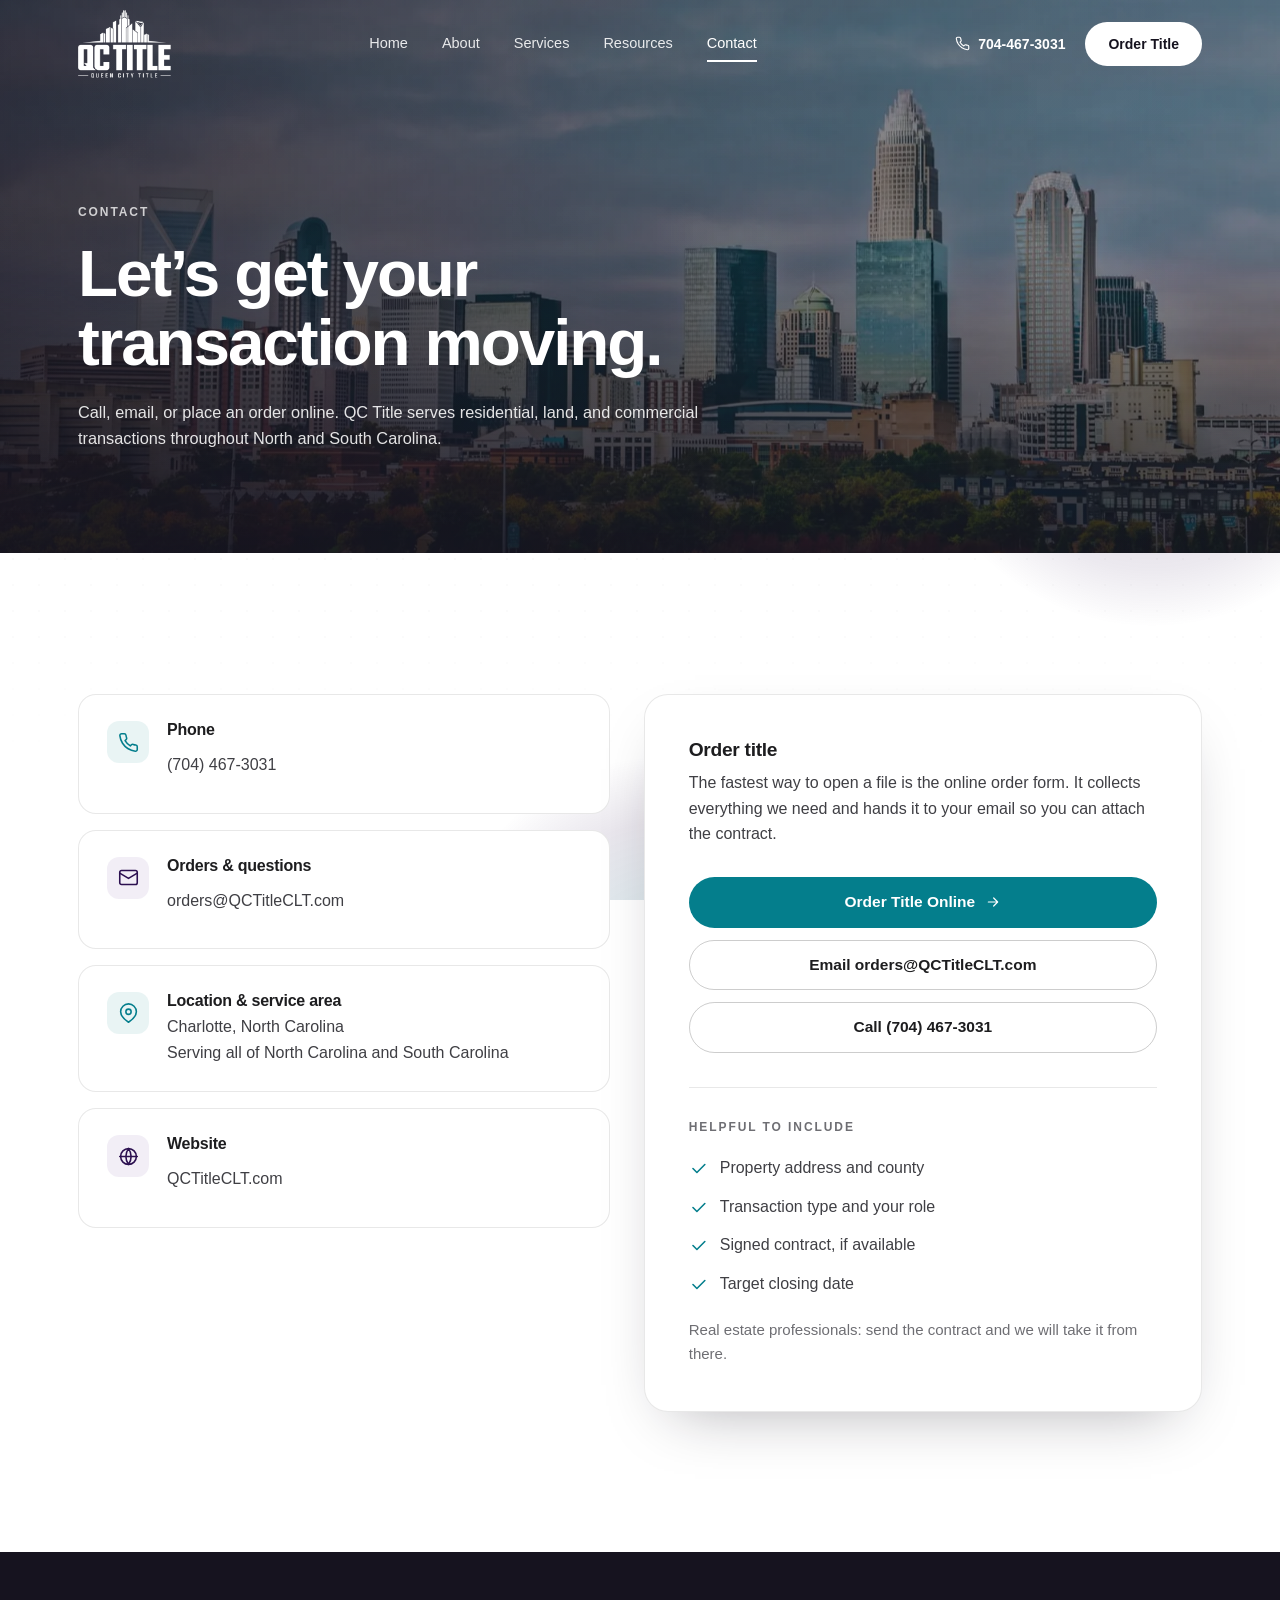
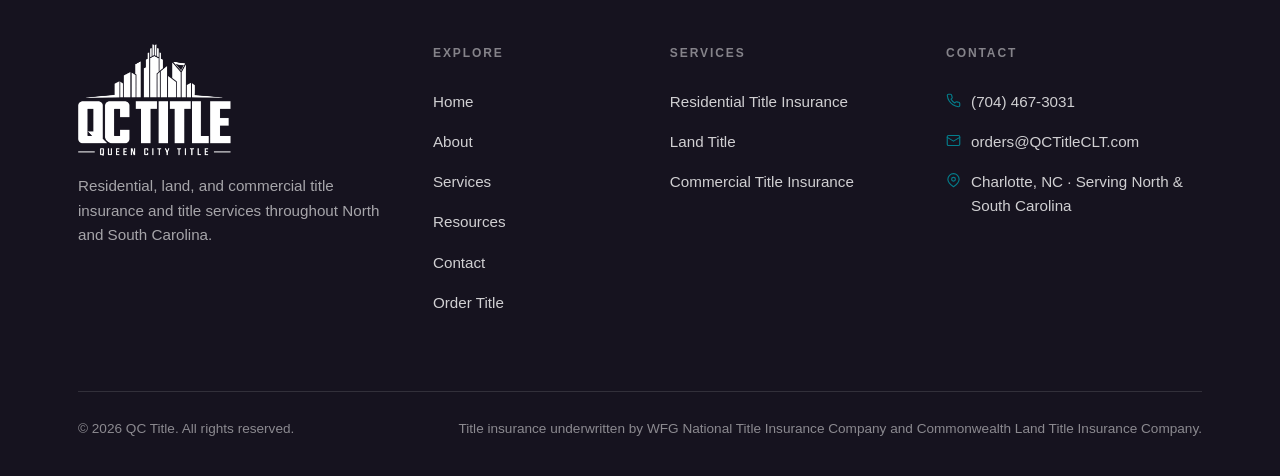
<file: contact.html>
<!DOCTYPE html>
<html lang="en">
<head>
<meta charset="UTF-8" />
<meta name="viewport" content="width=device-width, initial-scale=1.0" />
<title>Contact QC Title | Title Insurance in North &amp; South Carolina</title>
<meta name="description" content="Reach QC Title by phone at (704) 467-3031 or email orders@QCTitleCLT.com. Residential, land, and commercial title services across North and South Carolina." />
<link rel="canonical" href="https://www.qctitleclt.com/contact.html" />
<meta name="theme-color" content="#047E8C" />
<meta property="og:type" content="website" />
<meta property="og:site_name" content="QC Title" />
<meta property="og:title" content="Contact QC Title | Title Insurance in North &amp; South Carolina" />
<meta property="og:description" content="Reach QC Title by phone at (704) 467-3031 or email orders@QCTitleCLT.com. Residential, land, and commercial title services across North and South Carolina." />
<meta property="og:url" content="https://www.qctitleclt.com/contact.html" />
<meta property="og:image" content="https://www.qctitleclt.com/assets/img/og-image.jpg" />
<meta name="twitter:card" content="summary_large_image" />
<link rel="icon" href="assets/img/favicon.ico" sizes="any" />
<link rel="icon" type="image/png" href="assets/img/icon-32.png" sizes="32x32" />
<link rel="apple-touch-icon" href="assets/img/icon-180.png" />
<link rel="stylesheet" href="assets/css/style.css?v=11d531ad" />
</head>
<body>

<a class="skip-link" href="#main">Skip to content</a>
<div class="ambient" aria-hidden="true"><span class="orb orb--teal"></span><span class="orb orb--purple"></span><span class="orb orb--mist"></span></div>
<header class="nav">
  <div class="nav__inner">
    <a href="index.html" class="nav__logo" aria-label="QC Title — home"><img class="logo logo--color" src="assets/img/logo.png" alt="QC Title — Queen City Title" width="1200" height="881" /><img class="logo logo--white" src="assets/img/logo-white.png" alt="" width="1200" height="881" /></a>
    <nav class="nav__links" aria-label="Primary">
      <a href="index.html">Home</a>
      <a href="about.html">About</a>
      <a href="services.html">Services</a>
      <a href="resources.html">Resources</a>
      <a href="contact.html" class="active" aria-current="page">Contact</a>
    </nav>
    <div class="nav__cta">
      <a href="tel:7044673031" class="nav__phone"><svg viewBox="0 0 24 24" fill="none" stroke="currentColor" stroke-width="1.8" stroke-linecap="round" stroke-linejoin="round" aria-hidden="true"><path d="M22 16.92v3a2 2 0 0 1-2.18 2 19.79 19.79 0 0 1-8.63-3.07 19.5 19.5 0 0 1-6-6 19.79 19.79 0 0 1-3.07-8.67A2 2 0 0 1 4.11 2h3a2 2 0 0 1 2 1.72 12.84 12.84 0 0 0 .7 2.81 2 2 0 0 1-.45 2.11L8.09 9.91a16 16 0 0 0 6 6l1.27-1.27a2 2 0 0 1 2.11-.45 12.84 12.84 0 0 0 2.81.7A2 2 0 0 1 22 16.92z"/></svg>704-467-3031</a>
      <a href="order.html" class="btn btn--primary btn--sm">Order Title</a>
      <button class="nav__burger" aria-label="Open menu" aria-expanded="false"><span></span><span></span><span></span></button>
    </div>
  </div>
</header>

<div class="mobile-menu">
  <a href="index.html">Home</a>
  <a href="about.html">About</a>
  <a href="services.html">Services</a>
  <a href="resources.html">Resources</a>
  <a href="contact.html">Contact</a>
  <a href="tel:7044673031">Call 704-467-3031</a>
  <a href="order.html" class="btn btn--primary">Order Title</a>
</div>
<main id="main">
<!-- CONTACT HERO -->
<section class="subhero">
  <span class="sheen" aria-hidden="true"></span>
  <div class="subhero__bg">
    <picture>
          <source srcset="assets/img/charlotte-day.webp" type="image/webp" />
          <img src="assets/img/charlotte-day.jpg" alt="Charlotte, North Carolina skyline above the tree line on an overcast afternoon" width="1600" height="1067" fetchpriority="high" />
        </picture>
  </div>
  <div class="wrap">
    <div class="subhero__content">
      <span class="eyebrow">Contact</span>
      <h1>Let&rsquo;s get your transaction moving.</h1>
      <p>Call, email, or place an order online. QC Title serves residential, land, and commercial transactions throughout North and South Carolina.</p>
    </div>
  </div>
</section>

<section class="section">
  <div class="wrap">
    <div class="contact-grid">
      <div class="contact-cards" data-reveal>
        <div class="contact-card">
          <div class="ci"><svg viewBox="0 0 24 24" fill="none" stroke="currentColor" stroke-width="1.8" stroke-linecap="round" stroke-linejoin="round"><path d="M22 16.92v3a2 2 0 0 1-2.18 2 19.79 19.79 0 0 1-8.63-3.07 19.5 19.5 0 0 1-6-6 19.79 19.79 0 0 1-3.07-8.67A2 2 0 0 1 4.11 2h3a2 2 0 0 1 2 1.72 12.84 12.84 0 0 0 .7 2.81 2 2 0 0 1-.45 2.11L8.09 9.91a16 16 0 0 0 6 6l1.27-1.27a2 2 0 0 1 2.11-.45 12.84 12.84 0 0 0 2.81.7A2 2 0 0 1 22 16.92z"/></svg></div>
          <div>
            <h3>Phone</h3>
            <a href="tel:7044673031">(704) 467-3031</a>
          </div>
        </div>
        <div class="contact-card">
          <div class="ci ci--purple"><svg viewBox="0 0 24 24" fill="none" stroke="currentColor" stroke-width="1.8" stroke-linecap="round" stroke-linejoin="round"><rect x="2" y="4" width="20" height="16" rx="2"/><path d="m22 7-10 6L2 7"/></svg></div>
          <div>
            <h3>Orders &amp; questions</h3>
            <a href="mailto:orders@qctitleclt.com?subject=New%20Title%20Order%20%E2%80%94%20QC%20Title">orders@QCTitleCLT.com</a>
          </div>
        </div>
        <div class="contact-card">
          <div class="ci"><svg viewBox="0 0 24 24" fill="none" stroke="currentColor" stroke-width="1.8" stroke-linecap="round" stroke-linejoin="round"><path d="M21 10c0 6-9 12-9 12s-9-6-9-12a9 9 0 0 1 18 0z"/><circle cx="12" cy="10" r="3"/></svg></div>
          <div>
            <h3>Location &amp; service area</h3>
            <p>Charlotte, North Carolina<br />Serving all of North Carolina and South Carolina</p>
          </div>
        </div>
        <div class="contact-card">
          <div class="ci ci--purple"><svg viewBox="0 0 24 24" fill="none" stroke="currentColor" stroke-width="1.8" stroke-linecap="round" stroke-linejoin="round"><circle cx="12" cy="12" r="9"/><path d="M2 12h20M12 3a15 15 0 0 1 0 18M12 3a15 15 0 0 0 0 18"/></svg></div>
          <div>
            <h3>Website</h3>
            <a href="https://www.qctitleclt.com">QCTitleCLT.com</a>
          </div>
        </div>
      </div>

      <div class="action-card" data-reveal>
        <h3>Order title</h3>
        <p class="action-card__intro">The fastest way to open a file is the online order form. It collects everything we need and hands it to your email so you can attach the contract.</p>
        <div class="action-card__buttons">
          <a href="order.html" class="btn btn--primary btn--block">Order Title Online <svg viewBox="0 0 24 24" fill="none" stroke="currentColor" stroke-width="1.8" stroke-linecap="round" stroke-linejoin="round" aria-hidden="true"><path d="M5 12h14M13 6l6 6-6 6"/></svg></a>
          <a href="mailto:orders@qctitleclt.com?subject=New%20Title%20Order%20%E2%80%94%20QC%20Title" class="btn btn--secondary btn--block">Email orders@QCTitleCLT.com</a>
          <a href="tel:7044673031" class="btn btn--secondary btn--block">Call (704) 467-3031</a>
        </div>
        <div class="action-card__note">
          <h4>Helpful to include</h4>
          <ul class="checklist">
            <li><svg viewBox="0 0 24 24" fill="none" stroke="currentColor" stroke-width="2" stroke-linecap="round" stroke-linejoin="round"><path d="m5 12 5 5L20 7"/></svg>Property address and county</li>
            <li><svg viewBox="0 0 24 24" fill="none" stroke="currentColor" stroke-width="2" stroke-linecap="round" stroke-linejoin="round"><path d="m5 12 5 5L20 7"/></svg>Transaction type and your role</li>
            <li><svg viewBox="0 0 24 24" fill="none" stroke="currentColor" stroke-width="2" stroke-linecap="round" stroke-linejoin="round"><path d="m5 12 5 5L20 7"/></svg>Signed contract, if available</li>
            <li><svg viewBox="0 0 24 24" fill="none" stroke="currentColor" stroke-width="2" stroke-linecap="round" stroke-linejoin="round"><path d="m5 12 5 5L20 7"/></svg>Target closing date</li>
          </ul>
          <p>Real estate professionals: send the contract and we will take it from there.</p>
        </div>
      </div>
    </div>
  </div>
</section>
</main>

<footer class="footer">
  <div class="wrap">
    <div class="footer__grid">
      <div>
        <a href="index.html" class="footer__logo" aria-label="QC Title"><img class="logo" src="assets/img/logo-white.png" alt="QC Title — Queen City Title" width="1200" height="881" loading="lazy" /></a>
        <p>Residential, land, and commercial title insurance and title services throughout North and South Carolina.</p>
      </div>
      <div>
        <h4>Explore</h4>
        <div class="footer__links">
          <a href="index.html">Home</a>
          <a href="about.html">About</a>
          <a href="services.html">Services</a>
          <a href="resources.html">Resources</a>
          <a href="contact.html">Contact</a>
          <a href="order.html">Order Title</a>
        </div>
      </div>
      <div>
        <h4>Services</h4>
        <div class="footer__links">
          <a href="services.html#residential">Residential Title Insurance</a>
          <a href="services.html#land">Land Title</a>
          <a href="services.html#commercial">Commercial Title Insurance</a>
        </div>
      </div>
      <div>
        <h4>Contact</h4>
        <div class="footer__contact">
          <a href="tel:7044673031"><svg viewBox="0 0 24 24" fill="none" stroke="currentColor" stroke-width="1.8" stroke-linecap="round" stroke-linejoin="round" aria-hidden="true"><path d="M22 16.92v3a2 2 0 0 1-2.18 2 19.79 19.79 0 0 1-8.63-3.07 19.5 19.5 0 0 1-6-6 19.79 19.79 0 0 1-3.07-8.67A2 2 0 0 1 4.11 2h3a2 2 0 0 1 2 1.72 12.84 12.84 0 0 0 .7 2.81 2 2 0 0 1-.45 2.11L8.09 9.91a16 16 0 0 0 6 6l1.27-1.27a2 2 0 0 1 2.11-.45 12.84 12.84 0 0 0 2.81.7A2 2 0 0 1 22 16.92z"/></svg>(704) 467-3031</a>
          <a href="mailto:orders@qctitleclt.com?subject=New%20Title%20Order%20%E2%80%94%20QC%20Title"><svg viewBox="0 0 24 24" fill="none" stroke="currentColor" stroke-width="1.8" stroke-linecap="round" stroke-linejoin="round" aria-hidden="true"><rect x="2" y="4" width="20" height="16" rx="2"/><path d="m22 7-10 6L2 7"/></svg>orders@QCTitleCLT.com</a>
          <span><svg viewBox="0 0 24 24" fill="none" stroke="currentColor" stroke-width="1.8" stroke-linecap="round" stroke-linejoin="round" aria-hidden="true"><path d="M21 10c0 6-9 12-9 12s-9-6-9-12a9 9 0 0 1 18 0z"/><circle cx="12" cy="10" r="3"/></svg>Charlotte, NC &middot; Serving North &amp; South Carolina</span>
        </div>
      </div>
    </div>
    <div class="footer__bottom">
      <span>&copy; <span id="year">2026</span> QC Title. All rights reserved.</span>
      <span>Title insurance underwritten by WFG National Title Insurance Company and Commonwealth Land Title Insurance Company.</span>
    </div>
  </div>
</footer>

<script src="assets/js/main.js?v=4534ad5b"></script>
</body>
</html>
</file>
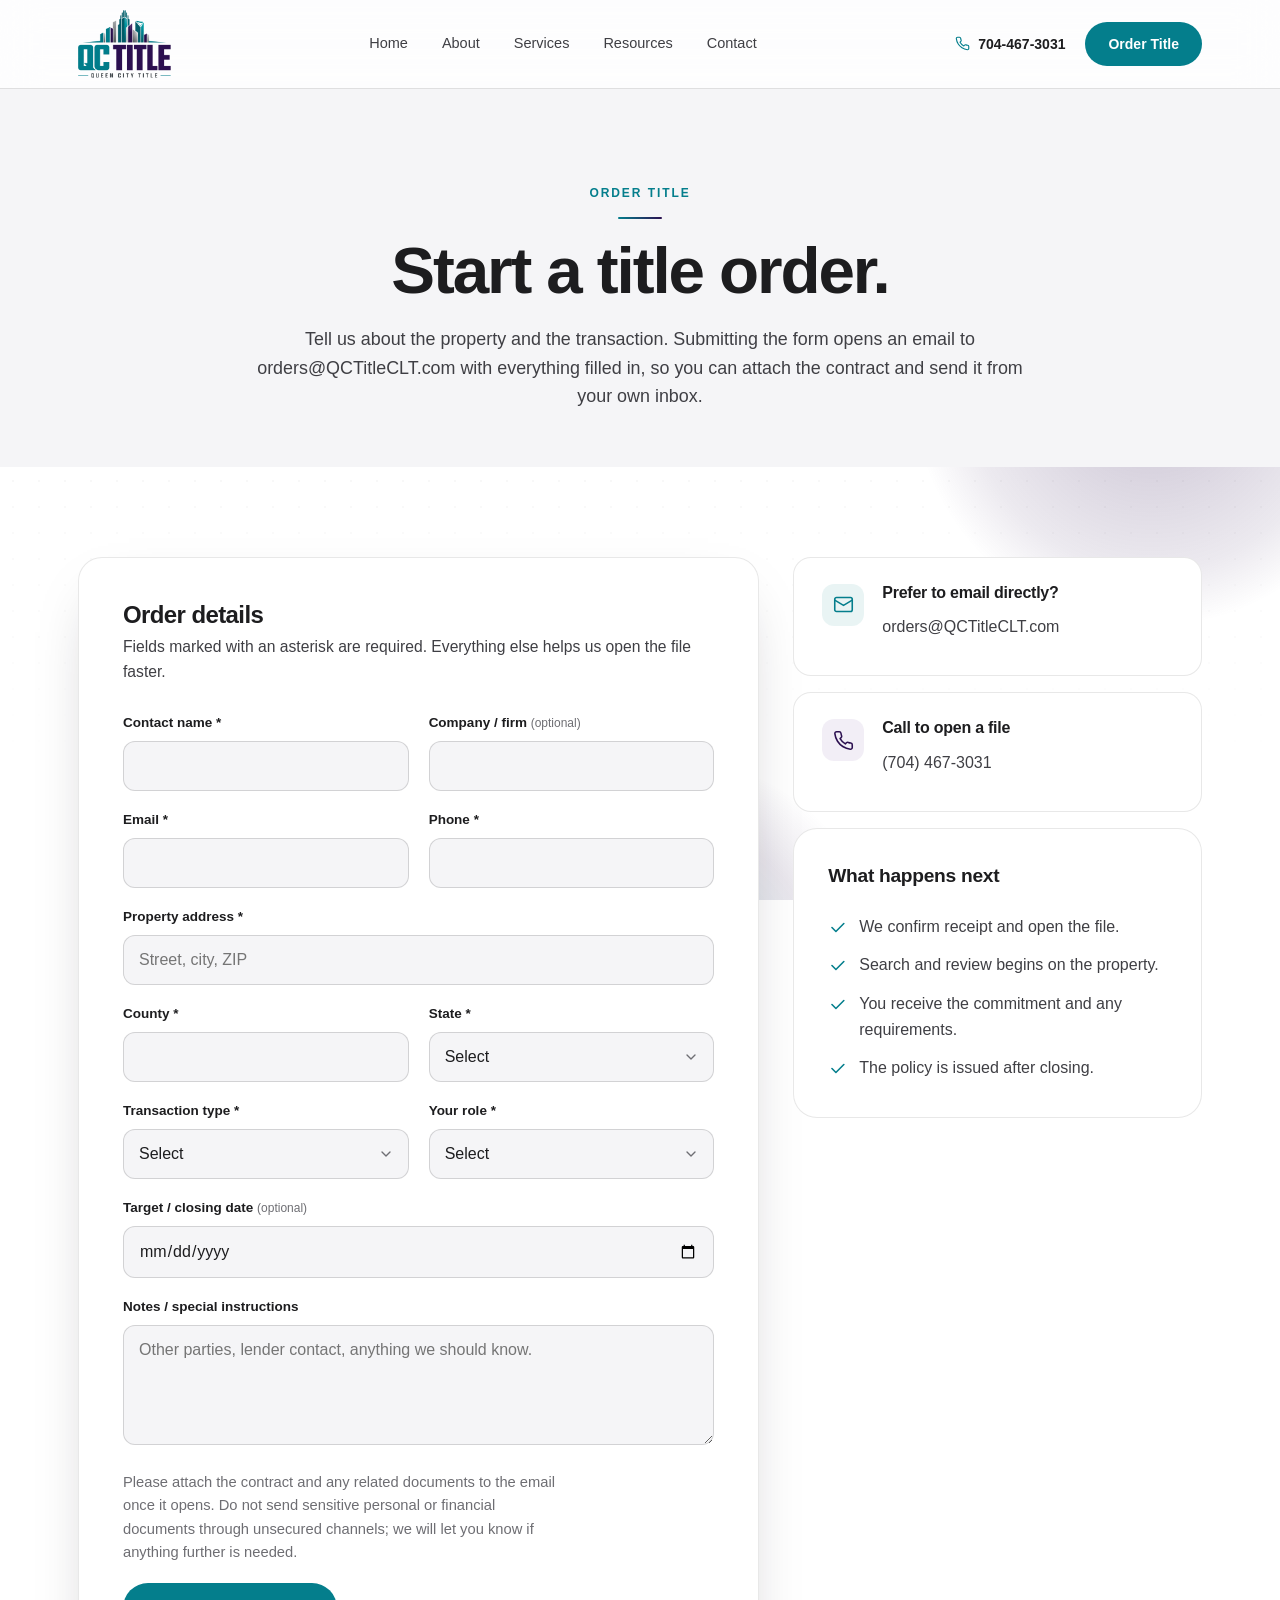
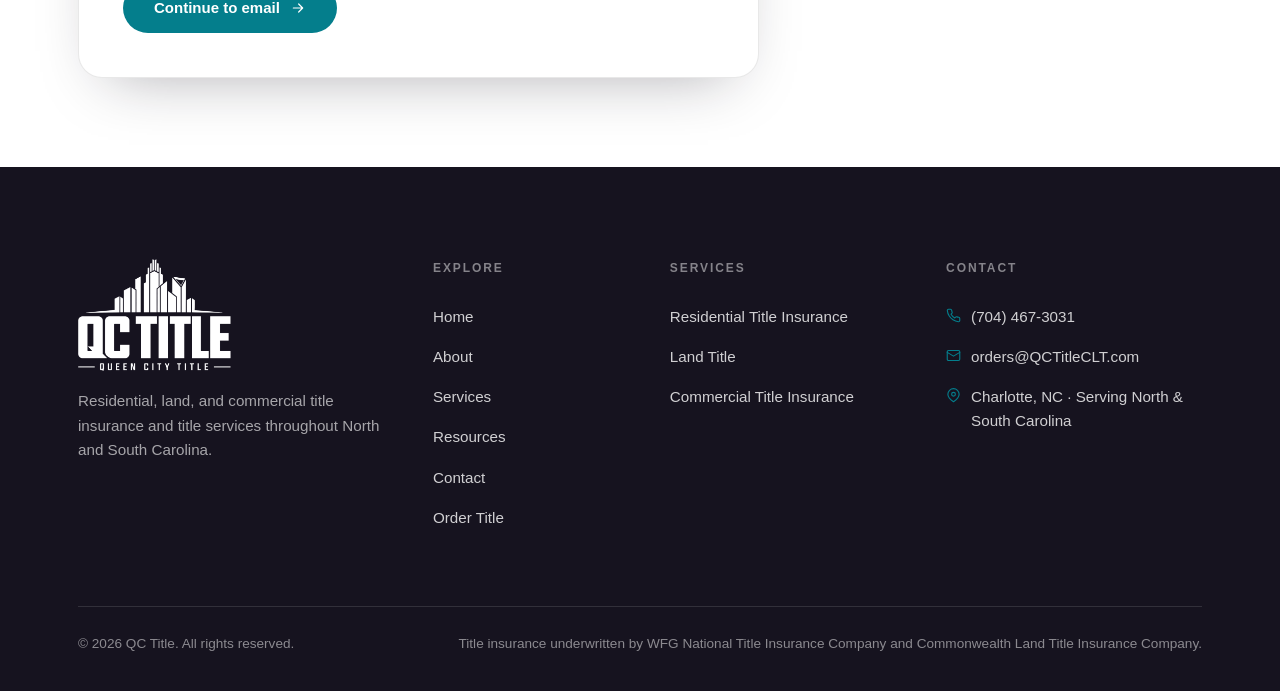
<file: order.html>
<!DOCTYPE html>
<html lang="en">
<head>
<meta charset="UTF-8" />
<meta name="viewport" content="width=device-width, initial-scale=1.0" />
<title>Order Title | QC Title — North &amp; South Carolina</title>
<meta name="description" content="Submit a title order to QC Title. Send the property and transaction details and we will open the file. Email orders@QCTitleCLT.com or call (704) 467-3031." />
<link rel="canonical" href="https://www.qctitleclt.com/order.html" />
<meta name="theme-color" content="#047E8C" />
<meta property="og:type" content="website" />
<meta property="og:site_name" content="QC Title" />
<meta property="og:title" content="Order Title | QC Title — North &amp; South Carolina" />
<meta property="og:description" content="Submit a title order to QC Title. Send the property and transaction details and we will open the file. Email orders@QCTitleCLT.com or call (704) 467-3031." />
<meta property="og:url" content="https://www.qctitleclt.com/order.html" />
<meta property="og:image" content="https://www.qctitleclt.com/assets/img/og-image.jpg" />
<meta name="twitter:card" content="summary_large_image" />
<link rel="icon" href="assets/img/favicon.ico" sizes="any" />
<link rel="icon" type="image/png" href="assets/img/icon-32.png" sizes="32x32" />
<link rel="apple-touch-icon" href="assets/img/icon-180.png" />
<link rel="stylesheet" href="assets/css/style.css?v=11d531ad" />
</head>
<body>

<a class="skip-link" href="#main">Skip to content</a>
<div class="ambient" aria-hidden="true"><span class="orb orb--teal"></span><span class="orb orb--purple"></span><span class="orb orb--mist"></span></div>
<header class="nav nav--light">
  <div class="nav__inner">
    <a href="index.html" class="nav__logo" aria-label="QC Title — home"><img class="logo logo--color" src="assets/img/logo.png" alt="QC Title — Queen City Title" width="1200" height="881" /><img class="logo logo--white" src="assets/img/logo-white.png" alt="" width="1200" height="881" /></a>
    <nav class="nav__links" aria-label="Primary">
      <a href="index.html">Home</a>
      <a href="about.html">About</a>
      <a href="services.html">Services</a>
      <a href="resources.html">Resources</a>
      <a href="contact.html">Contact</a>
    </nav>
    <div class="nav__cta">
      <a href="tel:7044673031" class="nav__phone"><svg viewBox="0 0 24 24" fill="none" stroke="currentColor" stroke-width="1.8" stroke-linecap="round" stroke-linejoin="round" aria-hidden="true"><path d="M22 16.92v3a2 2 0 0 1-2.18 2 19.79 19.79 0 0 1-8.63-3.07 19.5 19.5 0 0 1-6-6 19.79 19.79 0 0 1-3.07-8.67A2 2 0 0 1 4.11 2h3a2 2 0 0 1 2 1.72 12.84 12.84 0 0 0 .7 2.81 2 2 0 0 1-.45 2.11L8.09 9.91a16 16 0 0 0 6 6l1.27-1.27a2 2 0 0 1 2.11-.45 12.84 12.84 0 0 0 2.81.7A2 2 0 0 1 22 16.92z"/></svg>704-467-3031</a>
      <a href="order.html" class="btn btn--primary btn--sm">Order Title</a>
      <button class="nav__burger" aria-label="Open menu" aria-expanded="false"><span></span><span></span><span></span></button>
    </div>
  </div>
</header>

<div class="mobile-menu">
  <a href="index.html">Home</a>
  <a href="about.html">About</a>
  <a href="services.html">Services</a>
  <a href="resources.html">Resources</a>
  <a href="contact.html">Contact</a>
  <a href="tel:7044673031">Call 704-467-3031</a>
  <a href="order.html" class="btn btn--primary">Order Title</a>
</div>
<main id="main">
<!-- ORDER HEADER -->
<section class="pagehead">
  <div class="wrap">
    <div class="section-head" data-reveal>
      <span class="eyebrow">Order Title</span>
      <h1>Start a title order.</h1>
      <p>Tell us about the property and the transaction. Submitting the form opens an email to orders@QCTitleCLT.com with everything filled in, so you can attach the contract and send it from your own inbox.</p>
    </div>
  </div>
</section>

<section class="section section--tight">
  <div class="wrap">
    <div class="order-grid">
      <div class="form-card" data-reveal>
        <h2>Order details</h2>
        <p>Fields marked with an asterisk are required. Everything else helps us open the file faster.</p>
        <form id="order-form" class="form-grid" data-to="orders@qctitleclt.com" data-tel="7044673031" data-phone="704-467-3031" novalidate>
          <div class="field">
            <label for="f-name">Contact name *</label>
            <input id="f-name" name="name" type="text" autocomplete="name" required />
          </div>
          <div class="field">
            <label for="f-company">Company / firm <small>(optional)</small></label>
            <input id="f-company" name="company" type="text" autocomplete="organization" />
          </div>
          <div class="field">
            <label for="f-email">Email *</label>
            <input id="f-email" name="email" type="email" autocomplete="email" required />
          </div>
          <div class="field">
            <label for="f-phone">Phone *</label>
            <input id="f-phone" name="phone" type="tel" autocomplete="tel" required />
          </div>
          <div class="field field--full">
            <label for="f-address">Property address *</label>
            <input id="f-address" name="address" type="text" autocomplete="street-address" placeholder="Street, city, ZIP" required />
          </div>
          <div class="field">
            <label for="f-county">County *</label>
            <input id="f-county" name="county" type="text" required />
          </div>
          <div class="field">
            <label for="f-state">State *</label>
            <select id="f-state" name="state" required>
              <option value="" selected disabled>Select</option>
              <option>North Carolina</option>
              <option>South Carolina</option>
            </select>
          </div>
          <div class="field">
            <label for="f-txn">Transaction type *</label>
            <select id="f-txn" name="txn" required>
              <option value="" selected disabled>Select</option>
              <option>Purchase</option>
              <option>Refinance</option>
              <option>Cash</option>
              <option>Commercial</option>
              <option>Land</option>
              <option>Other</option>
            </select>
          </div>
          <div class="field">
            <label for="f-role">Your role *</label>
            <select id="f-role" name="role" required>
              <option value="" selected disabled>Select</option>
              <option>Buyer</option>
              <option>Seller</option>
              <option>Realtor</option>
              <option>Lender</option>
              <option>Attorney</option>
              <option>Other</option>
            </select>
          </div>
          <div class="field field--full">
            <label for="f-closing">Target / closing date <small>(optional)</small></label>
            <input id="f-closing" name="closing" type="date" />
          </div>
          <div class="field field--full">
            <label for="f-notes">Notes / special instructions</label>
            <textarea id="f-notes" name="notes" placeholder="Other parties, lender contact, anything we should know."></textarea>
          </div>
          <div id="form-msg" class="form-msg" role="status" aria-live="polite"></div>
          <div class="form-foot">
            <small>Please attach the contract and any related documents to the email once it opens. Do not send sensitive personal or financial documents through unsecured channels; we will let you know if anything further is needed.</small>
            <button type="submit" class="btn btn--primary">Continue to email <svg viewBox="0 0 24 24" fill="none" stroke="currentColor" stroke-width="1.8" stroke-linecap="round" stroke-linejoin="round" aria-hidden="true"><path d="M5 12h14M13 6l6 6-6 6"/></svg></button>
          </div>
        </form>
      </div>

      <aside class="order-aside" data-reveal>
        <div class="contact-card">
          <div class="ci"><svg viewBox="0 0 24 24" fill="none" stroke="currentColor" stroke-width="1.8" stroke-linecap="round" stroke-linejoin="round"><rect x="2" y="4" width="20" height="16" rx="2"/><path d="m22 7-10 6L2 7"/></svg></div>
          <div>
            <h3>Prefer to email directly?</h3>
            <a href="mailto:orders@qctitleclt.com?subject=New%20Title%20Order%20%E2%80%94%20QC%20Title">orders@QCTitleCLT.com</a>
          </div>
        </div>
        <div class="contact-card">
          <div class="ci ci--purple"><svg viewBox="0 0 24 24" fill="none" stroke="currentColor" stroke-width="1.8" stroke-linecap="round" stroke-linejoin="round"><path d="M22 16.92v3a2 2 0 0 1-2.18 2 19.79 19.79 0 0 1-8.63-3.07 19.5 19.5 0 0 1-6-6 19.79 19.79 0 0 1-3.07-8.67A2 2 0 0 1 4.11 2h3a2 2 0 0 1 2 1.72 12.84 12.84 0 0 0 .7 2.81 2 2 0 0 1-.45 2.11L8.09 9.91a16 16 0 0 0 6 6l1.27-1.27a2 2 0 0 1 2.11-.45 12.84 12.84 0 0 0 2.81.7A2 2 0 0 1 22 16.92z"/></svg></div>
          <div>
            <h3>Call to open a file</h3>
            <a href="tel:7044673031">(704) 467-3031</a>
          </div>
        </div>
        <div class="card">
          <h3>What happens next</h3>
          <ul class="checklist">
            <li><svg viewBox="0 0 24 24" fill="none" stroke="currentColor" stroke-width="2" stroke-linecap="round" stroke-linejoin="round"><path d="m5 12 5 5L20 7"/></svg>We confirm receipt and open the file.</li>
            <li><svg viewBox="0 0 24 24" fill="none" stroke="currentColor" stroke-width="2" stroke-linecap="round" stroke-linejoin="round"><path d="m5 12 5 5L20 7"/></svg>Search and review begins on the property.</li>
            <li><svg viewBox="0 0 24 24" fill="none" stroke="currentColor" stroke-width="2" stroke-linecap="round" stroke-linejoin="round"><path d="m5 12 5 5L20 7"/></svg>You receive the commitment and any requirements.</li>
            <li><svg viewBox="0 0 24 24" fill="none" stroke="currentColor" stroke-width="2" stroke-linecap="round" stroke-linejoin="round"><path d="m5 12 5 5L20 7"/></svg>The policy is issued after closing.</li>
          </ul>
        </div>
      </aside>
    </div>
  </div>
</section>
</main>

<footer class="footer">
  <div class="wrap">
    <div class="footer__grid">
      <div>
        <a href="index.html" class="footer__logo" aria-label="QC Title"><img class="logo" src="assets/img/logo-white.png" alt="QC Title — Queen City Title" width="1200" height="881" loading="lazy" /></a>
        <p>Residential, land, and commercial title insurance and title services throughout North and South Carolina.</p>
      </div>
      <div>
        <h4>Explore</h4>
        <div class="footer__links">
          <a href="index.html">Home</a>
          <a href="about.html">About</a>
          <a href="services.html">Services</a>
          <a href="resources.html">Resources</a>
          <a href="contact.html">Contact</a>
          <a href="order.html">Order Title</a>
        </div>
      </div>
      <div>
        <h4>Services</h4>
        <div class="footer__links">
          <a href="services.html#residential">Residential Title Insurance</a>
          <a href="services.html#land">Land Title</a>
          <a href="services.html#commercial">Commercial Title Insurance</a>
        </div>
      </div>
      <div>
        <h4>Contact</h4>
        <div class="footer__contact">
          <a href="tel:7044673031"><svg viewBox="0 0 24 24" fill="none" stroke="currentColor" stroke-width="1.8" stroke-linecap="round" stroke-linejoin="round" aria-hidden="true"><path d="M22 16.92v3a2 2 0 0 1-2.18 2 19.79 19.79 0 0 1-8.63-3.07 19.5 19.5 0 0 1-6-6 19.79 19.79 0 0 1-3.07-8.67A2 2 0 0 1 4.11 2h3a2 2 0 0 1 2 1.72 12.84 12.84 0 0 0 .7 2.81 2 2 0 0 1-.45 2.11L8.09 9.91a16 16 0 0 0 6 6l1.27-1.27a2 2 0 0 1 2.11-.45 12.84 12.84 0 0 0 2.81.7A2 2 0 0 1 22 16.92z"/></svg>(704) 467-3031</a>
          <a href="mailto:orders@qctitleclt.com?subject=New%20Title%20Order%20%E2%80%94%20QC%20Title"><svg viewBox="0 0 24 24" fill="none" stroke="currentColor" stroke-width="1.8" stroke-linecap="round" stroke-linejoin="round" aria-hidden="true"><rect x="2" y="4" width="20" height="16" rx="2"/><path d="m22 7-10 6L2 7"/></svg>orders@QCTitleCLT.com</a>
          <span><svg viewBox="0 0 24 24" fill="none" stroke="currentColor" stroke-width="1.8" stroke-linecap="round" stroke-linejoin="round" aria-hidden="true"><path d="M21 10c0 6-9 12-9 12s-9-6-9-12a9 9 0 0 1 18 0z"/><circle cx="12" cy="10" r="3"/></svg>Charlotte, NC &middot; Serving North &amp; South Carolina</span>
        </div>
      </div>
    </div>
    <div class="footer__bottom">
      <span>&copy; <span id="year">2026</span> QC Title. All rights reserved.</span>
      <span>Title insurance underwritten by WFG National Title Insurance Company and Commonwealth Land Title Insurance Company.</span>
    </div>
  </div>
</footer>

<script src="assets/js/main.js?v=4534ad5b"></script>
</body>
</html>
</file>
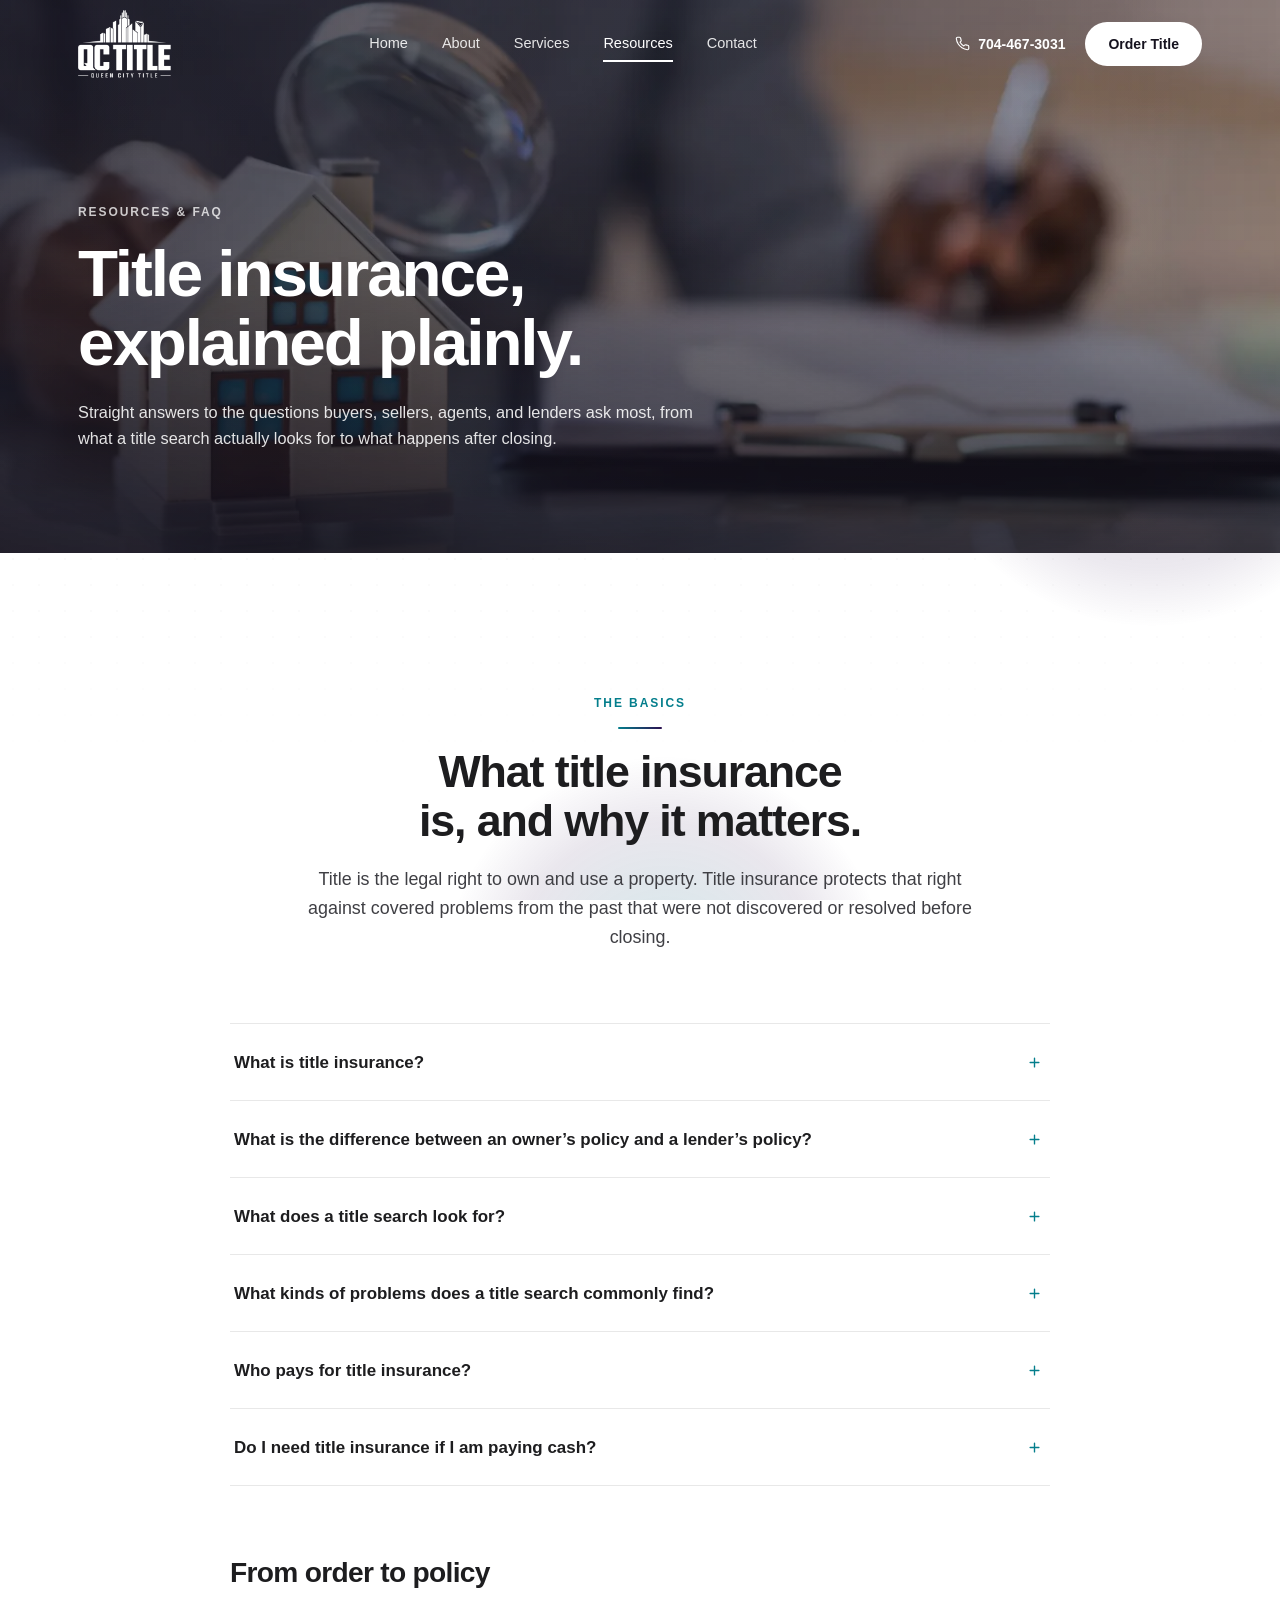
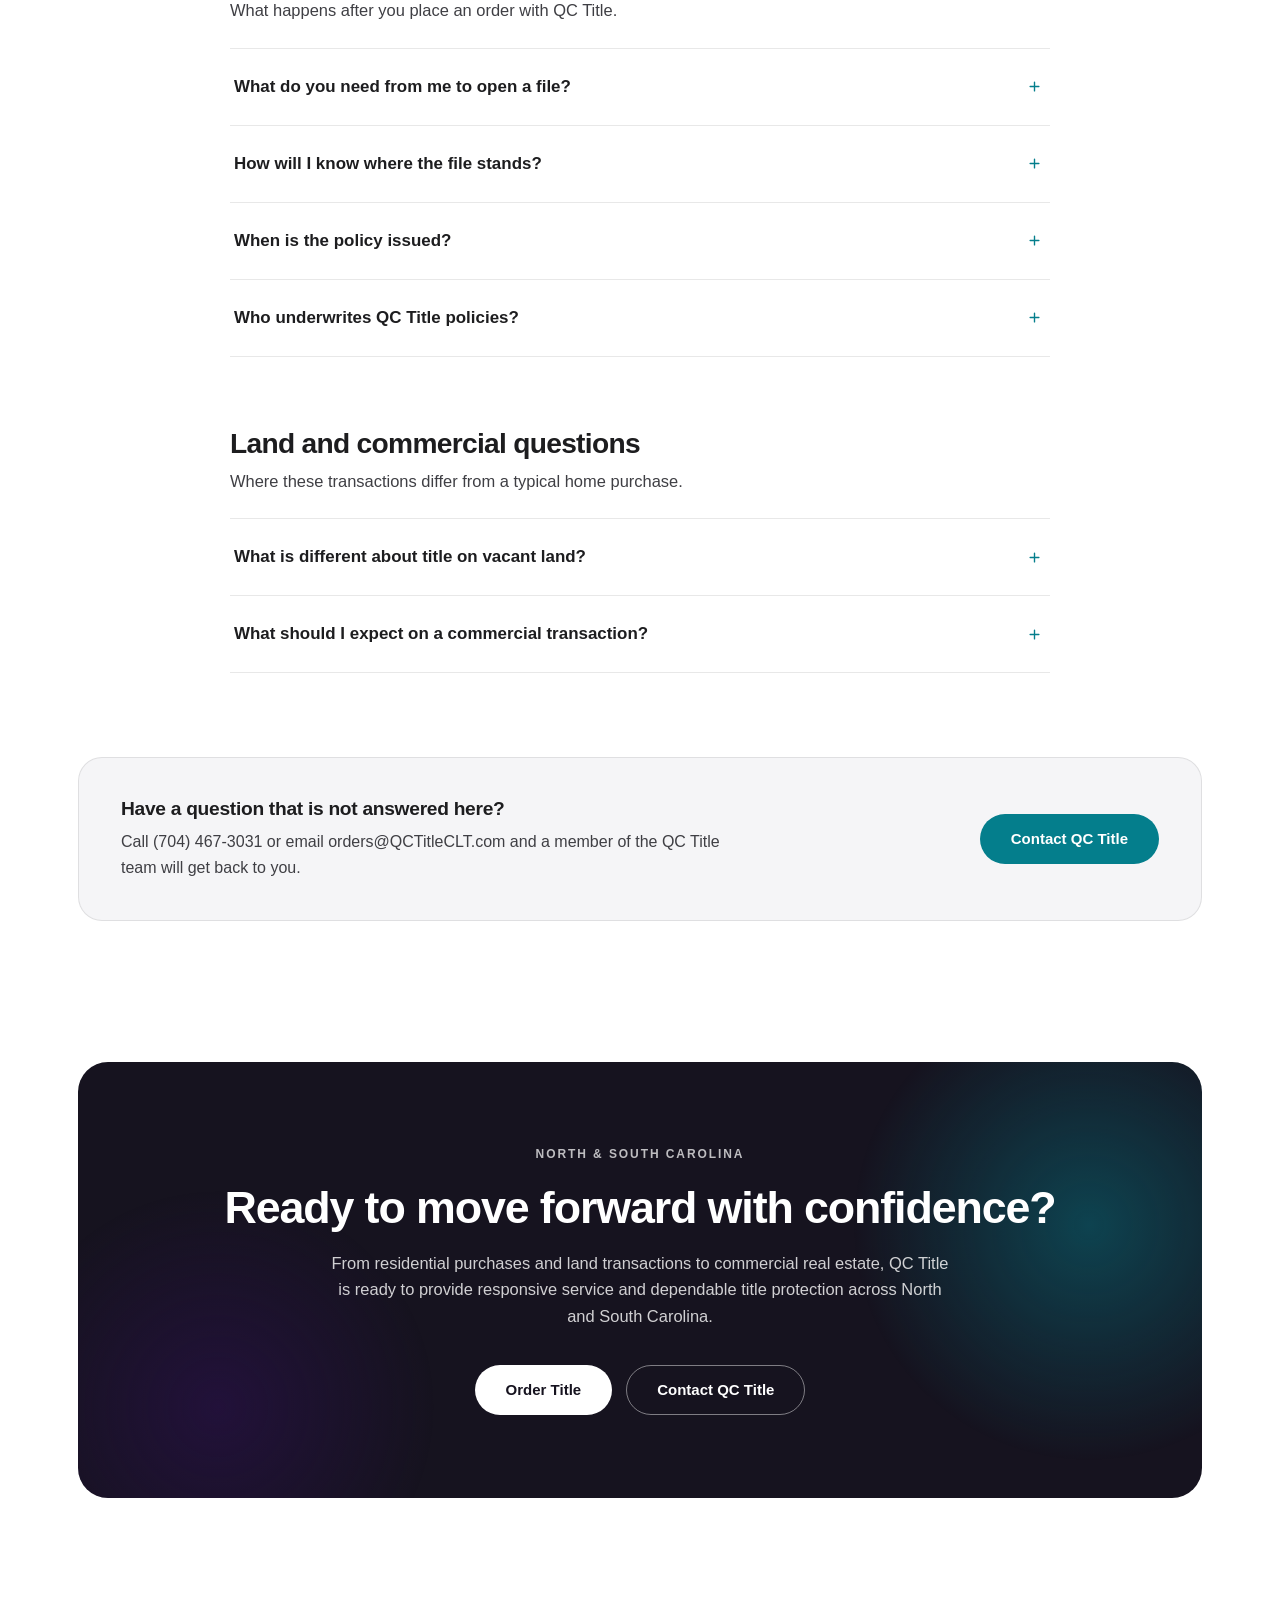
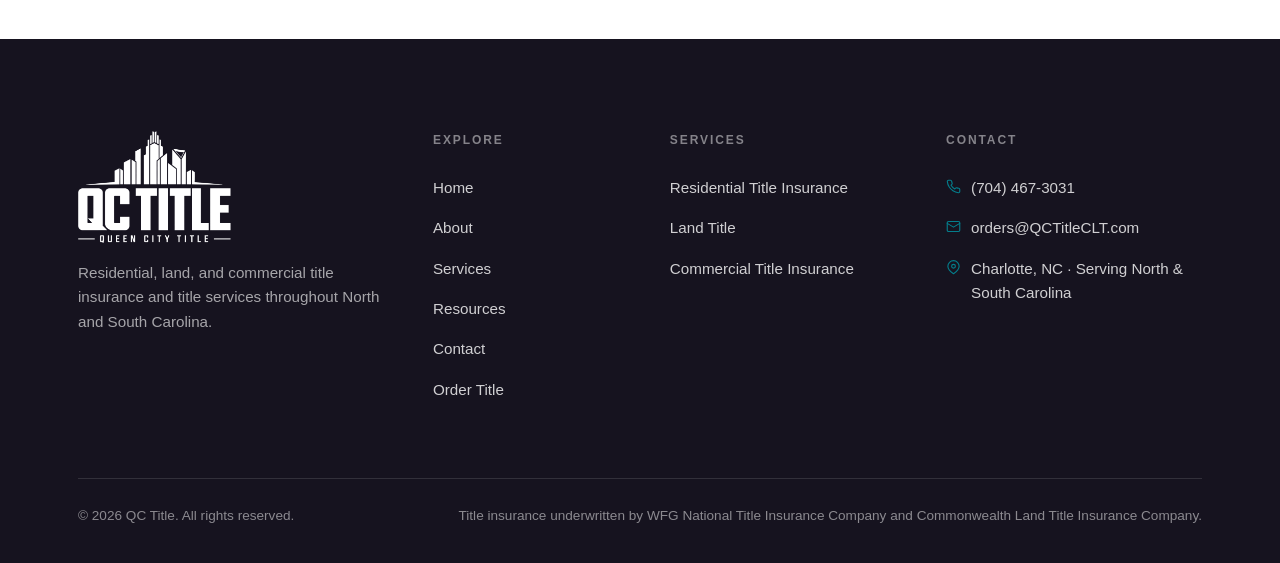
<file: resources.html>
<!DOCTYPE html>
<html lang="en">
<head>
<meta charset="UTF-8" />
<meta name="viewport" content="width=device-width, initial-scale=1.0" />
<title>Title Insurance FAQ &amp; Resources | QC Title</title>
<meta name="description" content="Plain answers about title insurance, the title search, what a policy covers, and what to expect from order to closing in North and South Carolina." />
<link rel="canonical" href="https://www.qctitleclt.com/resources.html" />
<meta name="theme-color" content="#047E8C" />
<meta property="og:type" content="website" />
<meta property="og:site_name" content="QC Title" />
<meta property="og:title" content="Title Insurance FAQ &amp; Resources | QC Title" />
<meta property="og:description" content="Plain answers about title insurance, the title search, what a policy covers, and what to expect from order to closing in North and South Carolina." />
<meta property="og:url" content="https://www.qctitleclt.com/resources.html" />
<meta property="og:image" content="https://www.qctitleclt.com/assets/img/og-image.jpg" />
<meta name="twitter:card" content="summary_large_image" />
<link rel="icon" href="assets/img/favicon.ico" sizes="any" />
<link rel="icon" type="image/png" href="assets/img/icon-32.png" sizes="32x32" />
<link rel="apple-touch-icon" href="assets/img/icon-180.png" />
<link rel="stylesheet" href="assets/css/style.css?v=11d531ad" />
</head>
<body>

<a class="skip-link" href="#main">Skip to content</a>
<div class="ambient" aria-hidden="true"><span class="orb orb--teal"></span><span class="orb orb--purple"></span><span class="orb orb--mist"></span></div>
<header class="nav">
  <div class="nav__inner">
    <a href="index.html" class="nav__logo" aria-label="QC Title — home"><img class="logo logo--color" src="assets/img/logo.png" alt="QC Title — Queen City Title" width="1200" height="881" /><img class="logo logo--white" src="assets/img/logo-white.png" alt="" width="1200" height="881" /></a>
    <nav class="nav__links" aria-label="Primary">
      <a href="index.html">Home</a>
      <a href="about.html">About</a>
      <a href="services.html">Services</a>
      <a href="resources.html" class="active" aria-current="page">Resources</a>
      <a href="contact.html">Contact</a>
    </nav>
    <div class="nav__cta">
      <a href="tel:7044673031" class="nav__phone"><svg viewBox="0 0 24 24" fill="none" stroke="currentColor" stroke-width="1.8" stroke-linecap="round" stroke-linejoin="round" aria-hidden="true"><path d="M22 16.92v3a2 2 0 0 1-2.18 2 19.79 19.79 0 0 1-8.63-3.07 19.5 19.5 0 0 1-6-6 19.79 19.79 0 0 1-3.07-8.67A2 2 0 0 1 4.11 2h3a2 2 0 0 1 2 1.72 12.84 12.84 0 0 0 .7 2.81 2 2 0 0 1-.45 2.11L8.09 9.91a16 16 0 0 0 6 6l1.27-1.27a2 2 0 0 1 2.11-.45 12.84 12.84 0 0 0 2.81.7A2 2 0 0 1 22 16.92z"/></svg>704-467-3031</a>
      <a href="order.html" class="btn btn--primary btn--sm">Order Title</a>
      <button class="nav__burger" aria-label="Open menu" aria-expanded="false"><span></span><span></span><span></span></button>
    </div>
  </div>
</header>

<div class="mobile-menu">
  <a href="index.html">Home</a>
  <a href="about.html">About</a>
  <a href="services.html">Services</a>
  <a href="resources.html">Resources</a>
  <a href="contact.html">Contact</a>
  <a href="tel:7044673031">Call 704-467-3031</a>
  <a href="order.html" class="btn btn--primary">Order Title</a>
</div>
<main id="main">
<!-- RESOURCES HERO -->
<section class="subhero">
  <span class="sheen" aria-hidden="true"></span>
  <div class="subhero__bg">
    <picture>
          <source srcset="assets/img/review.webp" type="image/webp" />
          <img src="assets/img/review.jpg" alt="Model house on a desk beside a magnifying glass and paperwork" width="1366" height="768" fetchpriority="high" />
        </picture>
  </div>
  <div class="wrap">
    <div class="subhero__content">
      <span class="eyebrow">Resources &amp; FAQ</span>
      <h1>Title insurance, explained plainly.</h1>
      <p>Straight answers to the questions buyers, sellers, agents, and lenders ask most, from what a title search actually looks for to what happens after closing.</p>
    </div>
  </div>
</section>

<section class="section">
  <div class="wrap">
    <div class="section-head section-head--narrow" data-reveal>
      <span class="eyebrow">The basics</span>
      <h2>What title insurance is, and why it matters.</h2>
      <p>Title is the legal right to own and use a property. Title insurance protects that right against covered problems from the past that were not discovered or resolved before closing.</p>
    </div>

    <div class="accordion" data-reveal>
      <div class="acc">
        <button class="acc__q" aria-expanded="false">What is title insurance?<span class="ico"><svg viewBox="0 0 24 24" fill="none" stroke="currentColor" stroke-width="2.2" stroke-linecap="round"><path d="M12 5v14M5 12h14"/></svg></span></button>
        <div class="acc__a"><div class="acc__a-inner">
          <p>Title insurance is a policy that protects a property owner or lender against financial loss from covered defects in the title that existed before the policy was issued &mdash; for example an undisclosed lien, an error in a prior deed, or a claim by an unknown heir.</p>
          <p>Unlike most insurance, it looks backward rather than forward. The premium is paid once, at closing, and an owner&rsquo;s policy stays in effect for as long as you or your heirs hold an interest in the property.</p>
        </div></div>
      </div>
      <div class="acc">
        <button class="acc__q" aria-expanded="false">What is the difference between an owner&rsquo;s policy and a lender&rsquo;s policy?<span class="ico"><svg viewBox="0 0 24 24" fill="none" stroke="currentColor" stroke-width="2.2" stroke-linecap="round"><path d="M12 5v14M5 12h14"/></svg></span></button>
        <div class="acc__a"><div class="acc__a-inner">
          <p>A lender&rsquo;s policy protects the mortgage lender&rsquo;s interest in the property, in the amount of the loan, and is almost always required when financing is involved. It does not protect the buyer.</p>
          <p>An owner&rsquo;s policy protects the buyer&rsquo;s equity and ownership, in the amount of the purchase price. Most buyers choose to purchase an owner&rsquo;s policy at the same time, since the title work has already been done.</p>
        </div></div>
      </div>
      <div class="acc">
        <button class="acc__q" aria-expanded="false">What does a title search look for?<span class="ico"><svg viewBox="0 0 24 24" fill="none" stroke="currentColor" stroke-width="2.2" stroke-linecap="round"><path d="M12 5v14M5 12h14"/></svg></span></button>
        <div class="acc__a"><div class="acc__a-inner">
          <p>The search reviews the public record for the property: the chain of ownership, recorded deeds, mortgages and deeds of trust, liens, judgments, easements, restrictive covenants, tax status, and anything else that could affect who owns the property and how it can be used.</p>
          <p>The results are summarized in a title commitment, which lists what must be resolved before closing and what the policy will cover once it is issued.</p>
        </div></div>
      </div>
      <div class="acc">
        <button class="acc__q" aria-expanded="false">What kinds of problems does a title search commonly find?<span class="ico"><svg viewBox="0 0 24 24" fill="none" stroke="currentColor" stroke-width="2.2" stroke-linecap="round"><path d="M12 5v14M5 12h14"/></svg></span></button>
        <div class="acc__a"><div class="acc__a-inner">
          <p>Common findings include unreleased mortgages that were paid off but never recorded as satisfied, unpaid property taxes or HOA assessments, contractor or judgment liens, easements that affect how the land can be used, errors in prior deeds, and questions about how a previous owner took or transferred title.</p>
          <p>Most of these are routine and are resolved before closing. That is what step three of our process, Resolve &amp; Coordinate, is for.</p>
        </div></div>
      </div>
      <div class="acc">
        <button class="acc__q" aria-expanded="false">Who pays for title insurance?<span class="ico"><svg viewBox="0 0 24 24" fill="none" stroke="currentColor" stroke-width="2.2" stroke-linecap="round"><path d="M12 5v14M5 12h14"/></svg></span></button>
        <div class="acc__a"><div class="acc__a-inner">
          <p>It depends on the transaction and local custom, and it can be negotiated in the contract. In many transactions the buyer pays for both the owner&rsquo;s and lender&rsquo;s policies as part of closing costs. Your contract, your agent, or your closing attorney can confirm how it is handled in your deal.</p>
        </div></div>
      </div>
      <div class="acc">
        <button class="acc__q" aria-expanded="false">Do I need title insurance if I am paying cash?<span class="ico"><svg viewBox="0 0 24 24" fill="none" stroke="currentColor" stroke-width="2.2" stroke-linecap="round"><path d="M12 5v14M5 12h14"/></svg></span></button>
        <div class="acc__a"><div class="acc__a-inner">
          <p>No lender means no lender&rsquo;s policy is required, but a cash buyer has more of their own money at risk, not less. An owner&rsquo;s policy is the only coverage that protects the buyer&rsquo;s equity against covered title defects, and it is generally recommended regardless of how the purchase is funded.</p>
        </div></div>
      </div>
    </div>

    <!-- THE PROCESS -->
    <div class="faq-group" data-reveal>
      <h2>From order to policy</h2>
      <p>What happens after you place an order with QC Title.</p>
      <div class="accordion accordion--flush">
        <div class="acc">
          <button class="acc__q" aria-expanded="false">What do you need from me to open a file?<span class="ico"><svg viewBox="0 0 24 24" fill="none" stroke="currentColor" stroke-width="2.2" stroke-linecap="round"><path d="M12 5v14M5 12h14"/></svg></span></button>
          <div class="acc__a"><div class="acc__a-inner">
            <p>The property address and county, the type of transaction, the parties involved, your role in the deal, and a target closing date if you have one. The signed contract is helpful and can be attached to your order email. Our <a href="order.html"><strong>Order Title</strong></a> page walks through each item.</p>
          </div></div>
        </div>
        <div class="acc">
          <button class="acc__q" aria-expanded="false">How will I know where the file stands?<span class="ico"><svg viewBox="0 0 24 24" fill="none" stroke="currentColor" stroke-width="2.2" stroke-linecap="round"><path d="M12 5v14M5 12h14"/></svg></span></button>
          <div class="acc__a"><div class="acc__a-inner">
            <p>You will hear from us as the file moves through search and review, when the commitment is ready, and when any requirement needs attention from a party to the transaction. If you have a question in between, call <a href="tel:7044673031"><strong>704-467-3031</strong></a> or reply to any email from our team.</p>
          </div></div>
        </div>
        <div class="acc">
          <button class="acc__q" aria-expanded="false">When is the policy issued?<span class="ico"><svg viewBox="0 0 24 24" fill="none" stroke="currentColor" stroke-width="2.2" stroke-linecap="round"><path d="M12 5v14M5 12h14"/></svg></span></button>
          <div class="acc__a"><div class="acc__a-inner">
            <p>After closing, once the deed and any loan documents are recorded and the requirements listed in the commitment are satisfied, the final title insurance policy is issued. Keep it with your closing documents; there is nothing to renew.</p>
          </div></div>
        </div>
        <div class="acc">
          <button class="acc__q" aria-expanded="false">Who underwrites QC Title policies?<span class="ico"><svg viewBox="0 0 24 24" fill="none" stroke="currentColor" stroke-width="2.2" stroke-linecap="round"><path d="M12 5v14M5 12h14"/></svg></span></button>
          <div class="acc__a"><div class="acc__a-inner">
            <p>QC Title works with WFG National Title Insurance Company and Commonwealth Land Title Insurance Company. Both are established national underwriters, and the policy for your transaction is issued through one of them.</p>
          </div></div>
        </div>
      </div>
    </div>

    <!-- PROPERTY TYPES -->
    <div class="faq-group" data-reveal>
      <h2>Land and commercial questions</h2>
      <p>Where these transactions differ from a typical home purchase.</p>
      <div class="accordion accordion--flush">
        <div class="acc">
          <button class="acc__q" aria-expanded="false">What is different about title on vacant land?<span class="ico"><svg viewBox="0 0 24 24" fill="none" stroke="currentColor" stroke-width="2.2" stroke-linecap="round"><path d="M12 5v14M5 12h14"/></svg></span></button>
          <div class="acc__a"><div class="acc__a-inner">
            <p>Land often raises questions a house on a city street does not: whether the parcel has legal access to a public road, what easements cross it, whether restrictions limit how it can be developed, and whether older conveyances described the boundaries accurately. We review these carefully so you know what you are buying before you build.</p>
          </div></div>
        </div>
        <div class="acc">
          <button class="acc__q" aria-expanded="false">What should I expect on a commercial transaction?<span class="ico"><svg viewBox="0 0 24 24" fill="none" stroke="currentColor" stroke-width="2.2" stroke-linecap="round"><path d="M12 5v14M5 12h14"/></svg></span></button>
          <div class="acc__a"><div class="acc__a-inner">
            <p>Commercial files typically involve entity ownership on one or both sides, lender-specific requirements and endorsements, and more parties to coordinate. The process is the same four steps, with closer attention to the ownership structure and the lender&rsquo;s closing instructions. Send us the deal details early and we will tell you what the file will need.</p>
          </div></div>
        </div>
      </div>
    </div>

    <div class="callout" data-reveal style="margin-top: clamp(56px, 7vw, 84px);">
      <div class="callout__t">
        <h3>Have a question that is not answered here?</h3>
        <p>Call (704) 467-3031 or email orders@QCTitleCLT.com and a member of the QC Title team will get back to you.</p>
      </div>
      <a href="contact.html" class="btn btn--primary">Contact QC Title</a>
    </div>
  </div>
</section>

<section class="section section--cta">
  <div class="wrap">
    <div class="cta-card" data-reveal>
      <span class="sheen" aria-hidden="true"></span>
      <span class="eyebrow eyebrow--light">North &amp; South Carolina</span>
      <h2>Ready to move forward with confidence?</h2>
      <p>From residential purchases and land transactions to commercial real estate, QC Title is ready to provide responsive service and dependable title protection across North and South Carolina.</p>
      <div class="cta-actions">
        <a href="order.html" class="btn btn--light">Order Title</a>
        <a href="contact.html" class="btn btn--outline-light">Contact QC Title</a>
      </div>
    </div>
  </div>
</section>
</main>

<footer class="footer">
  <div class="wrap">
    <div class="footer__grid">
      <div>
        <a href="index.html" class="footer__logo" aria-label="QC Title"><img class="logo" src="assets/img/logo-white.png" alt="QC Title — Queen City Title" width="1200" height="881" loading="lazy" /></a>
        <p>Residential, land, and commercial title insurance and title services throughout North and South Carolina.</p>
      </div>
      <div>
        <h4>Explore</h4>
        <div class="footer__links">
          <a href="index.html">Home</a>
          <a href="about.html">About</a>
          <a href="services.html">Services</a>
          <a href="resources.html">Resources</a>
          <a href="contact.html">Contact</a>
          <a href="order.html">Order Title</a>
        </div>
      </div>
      <div>
        <h4>Services</h4>
        <div class="footer__links">
          <a href="services.html#residential">Residential Title Insurance</a>
          <a href="services.html#land">Land Title</a>
          <a href="services.html#commercial">Commercial Title Insurance</a>
        </div>
      </div>
      <div>
        <h4>Contact</h4>
        <div class="footer__contact">
          <a href="tel:7044673031"><svg viewBox="0 0 24 24" fill="none" stroke="currentColor" stroke-width="1.8" stroke-linecap="round" stroke-linejoin="round" aria-hidden="true"><path d="M22 16.92v3a2 2 0 0 1-2.18 2 19.79 19.79 0 0 1-8.63-3.07 19.5 19.5 0 0 1-6-6 19.79 19.79 0 0 1-3.07-8.67A2 2 0 0 1 4.11 2h3a2 2 0 0 1 2 1.72 12.84 12.84 0 0 0 .7 2.81 2 2 0 0 1-.45 2.11L8.09 9.91a16 16 0 0 0 6 6l1.27-1.27a2 2 0 0 1 2.11-.45 12.84 12.84 0 0 0 2.81.7A2 2 0 0 1 22 16.92z"/></svg>(704) 467-3031</a>
          <a href="mailto:orders@qctitleclt.com?subject=New%20Title%20Order%20%E2%80%94%20QC%20Title"><svg viewBox="0 0 24 24" fill="none" stroke="currentColor" stroke-width="1.8" stroke-linecap="round" stroke-linejoin="round" aria-hidden="true"><rect x="2" y="4" width="20" height="16" rx="2"/><path d="m22 7-10 6L2 7"/></svg>orders@QCTitleCLT.com</a>
          <span><svg viewBox="0 0 24 24" fill="none" stroke="currentColor" stroke-width="1.8" stroke-linecap="round" stroke-linejoin="round" aria-hidden="true"><path d="M21 10c0 6-9 12-9 12s-9-6-9-12a9 9 0 0 1 18 0z"/><circle cx="12" cy="10" r="3"/></svg>Charlotte, NC &middot; Serving North &amp; South Carolina</span>
        </div>
      </div>
    </div>
    <div class="footer__bottom">
      <span>&copy; <span id="year">2026</span> QC Title. All rights reserved.</span>
      <span>Title insurance underwritten by WFG National Title Insurance Company and Commonwealth Land Title Insurance Company.</span>
    </div>
  </div>
</footer>

<script src="assets/js/main.js?v=4534ad5b"></script>
</body>
</html>
</file>
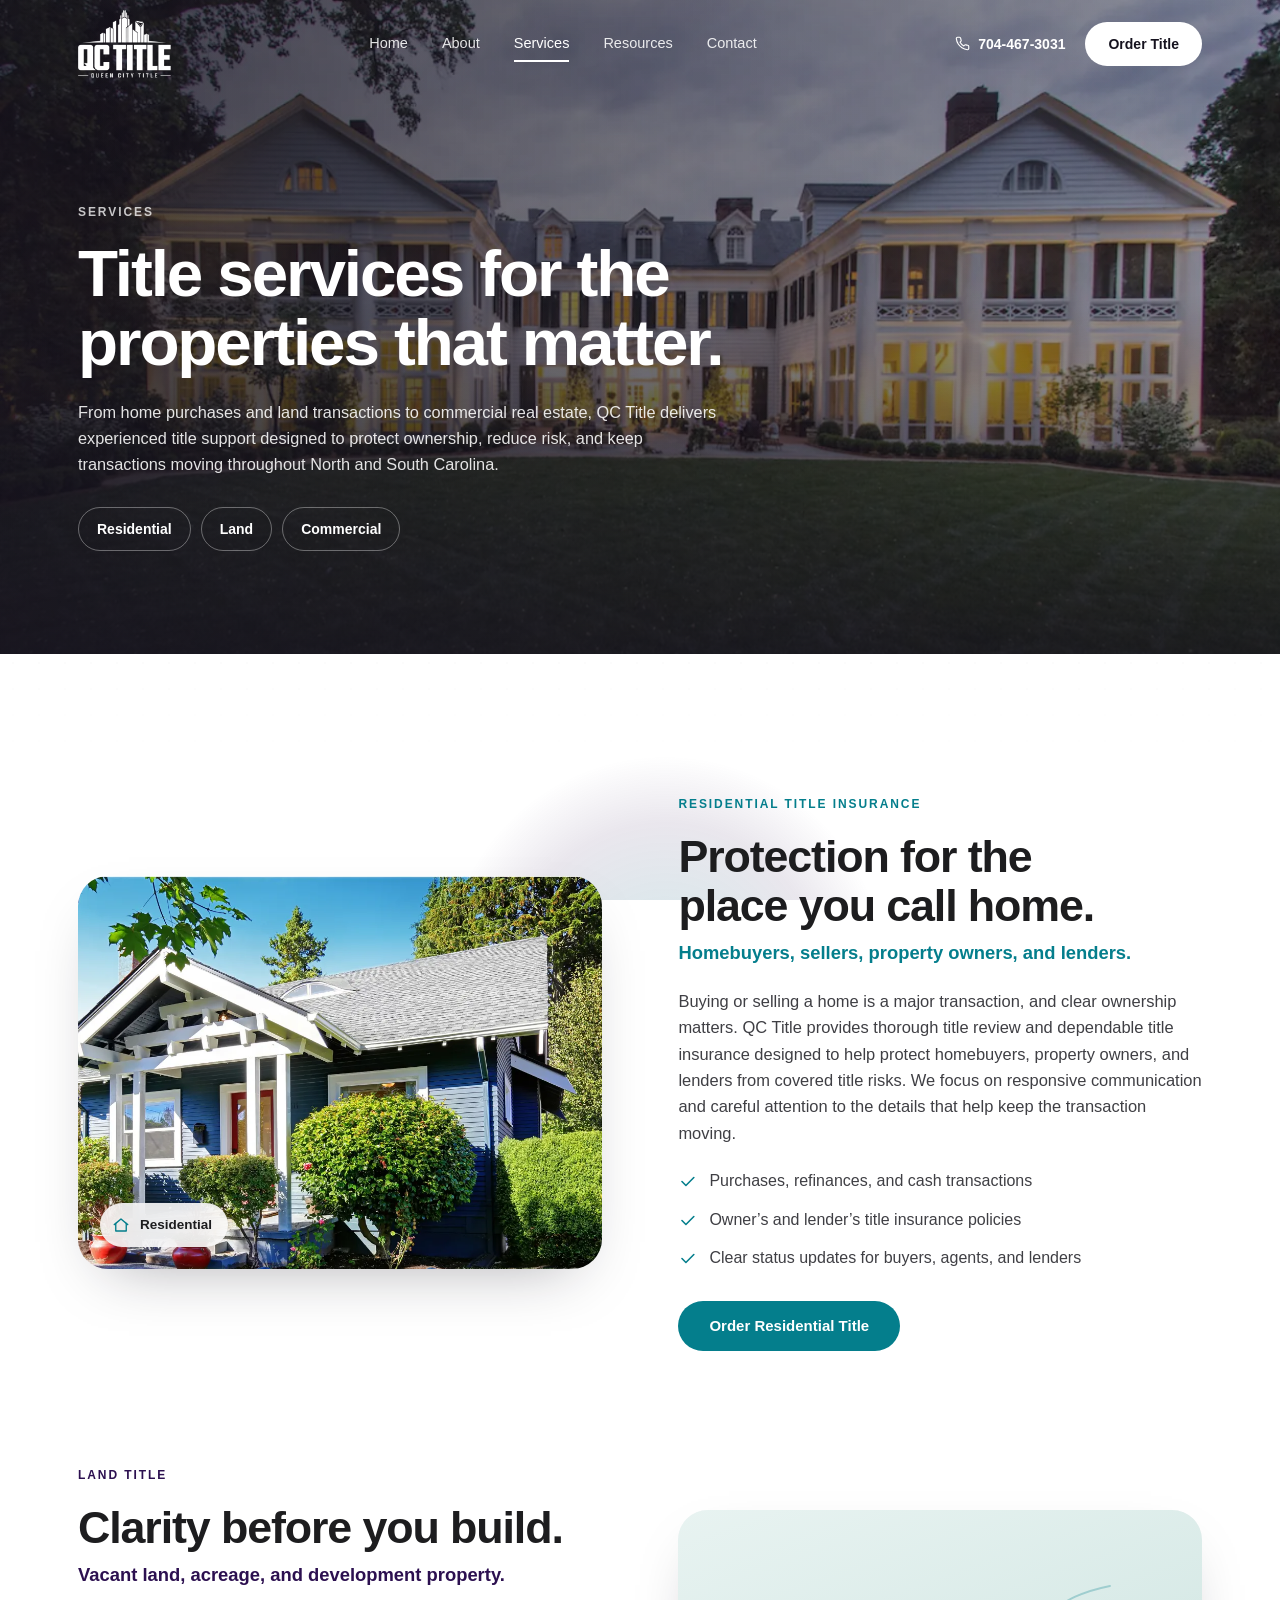
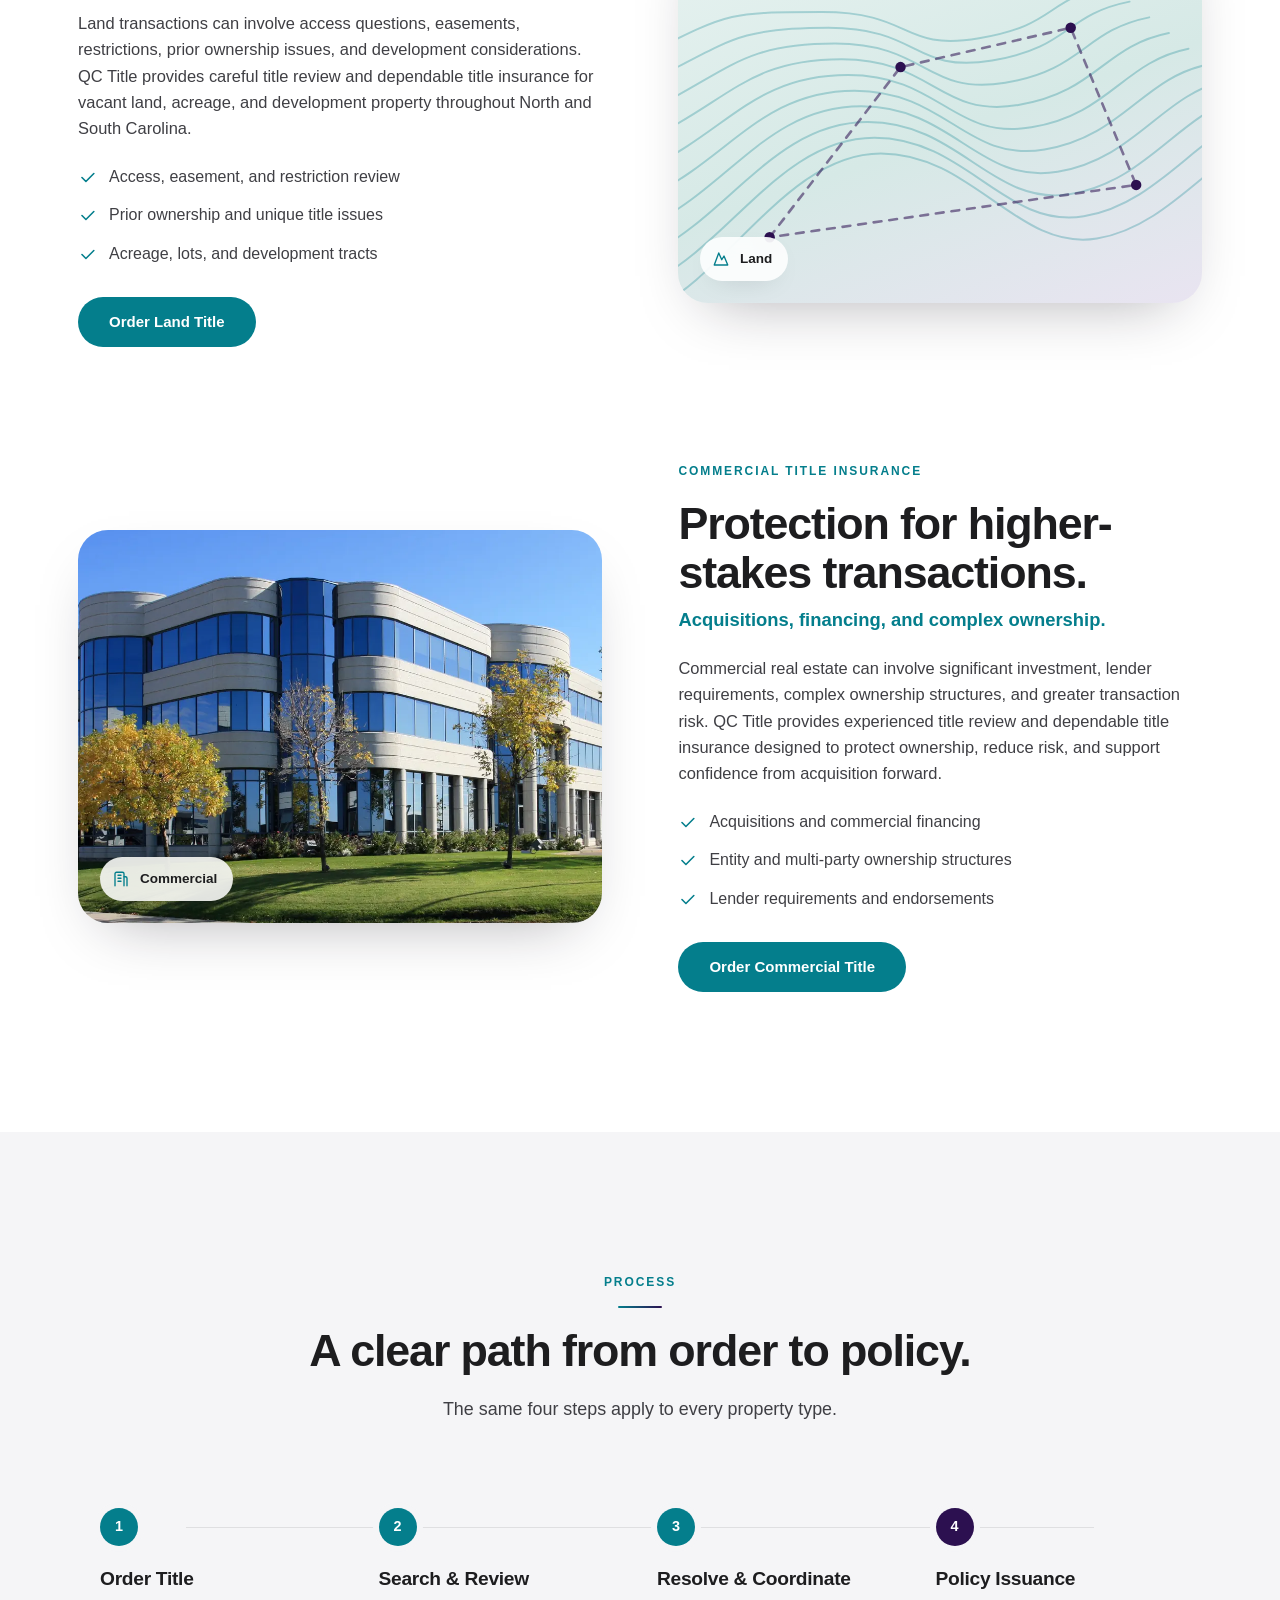
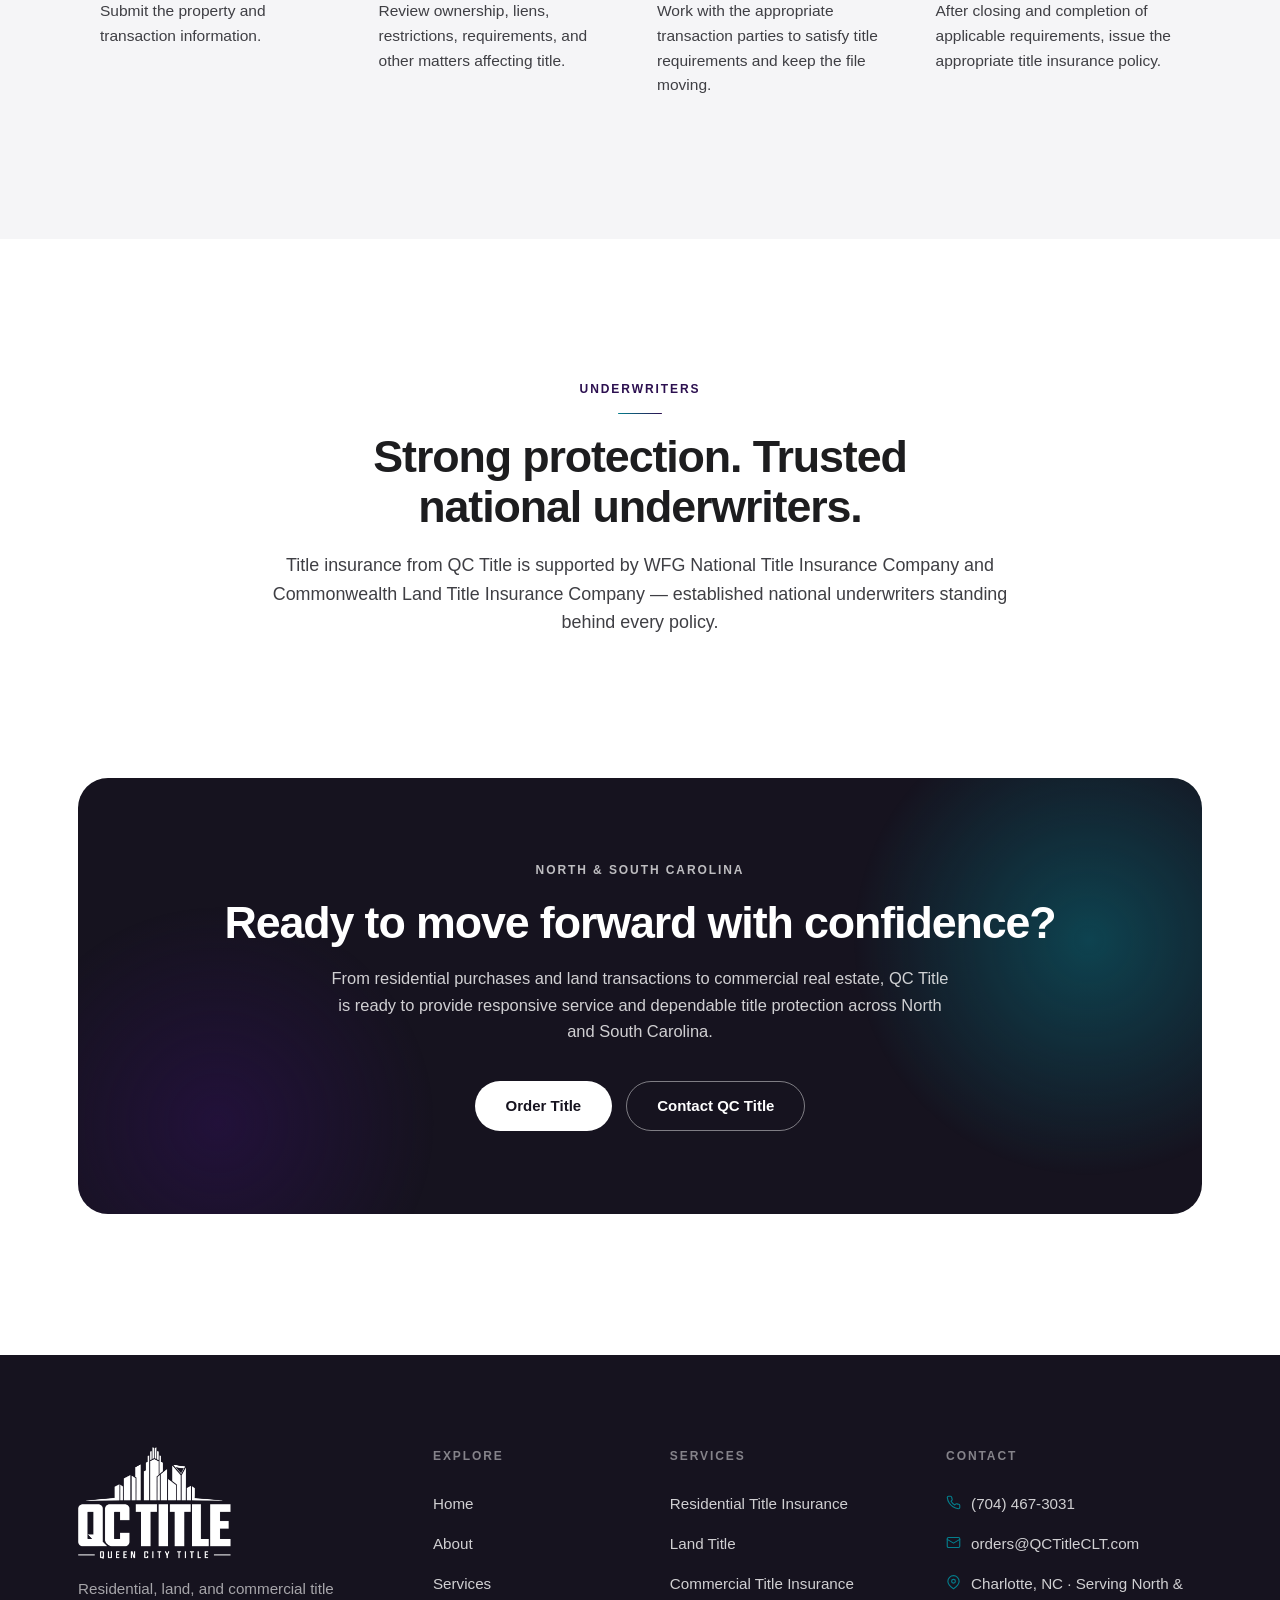
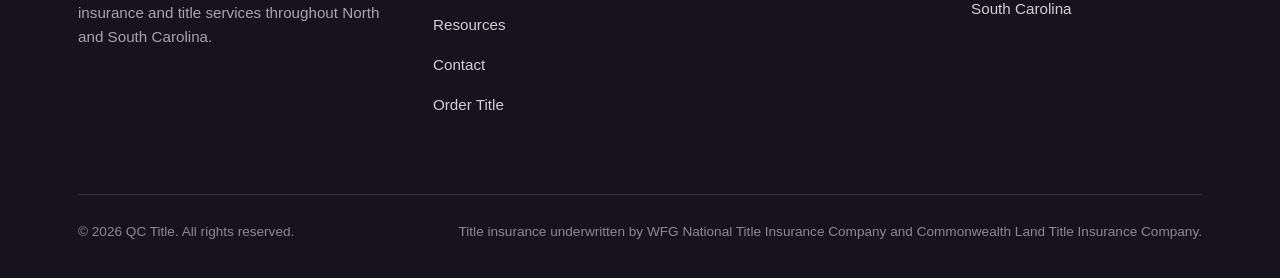
<file: services.html>
<!DOCTYPE html>
<html lang="en">
<head>
<meta charset="UTF-8" />
<meta name="viewport" content="width=device-width, initial-scale=1.0" />
<title>Title Services | Residential, Land &amp; Commercial Title Insurance — QC Title</title>
<meta name="description" content="Residential title insurance, land title, and commercial title insurance throughout North and South Carolina. Careful title review backed by WFG and Commonwealth." />
<link rel="canonical" href="https://www.qctitleclt.com/services.html" />
<meta name="theme-color" content="#047E8C" />
<meta property="og:type" content="website" />
<meta property="og:site_name" content="QC Title" />
<meta property="og:title" content="Title Services | Residential, Land &amp; Commercial Title Insurance — QC Title" />
<meta property="og:description" content="Residential title insurance, land title, and commercial title insurance throughout North and South Carolina. Careful title review backed by WFG and Commonwealth." />
<meta property="og:url" content="https://www.qctitleclt.com/services.html" />
<meta property="og:image" content="https://www.qctitleclt.com/assets/img/og-image.jpg" />
<meta name="twitter:card" content="summary_large_image" />
<link rel="icon" href="assets/img/favicon.ico" sizes="any" />
<link rel="icon" type="image/png" href="assets/img/icon-32.png" sizes="32x32" />
<link rel="apple-touch-icon" href="assets/img/icon-180.png" />
<link rel="stylesheet" href="assets/css/style.css?v=11d531ad" />
</head>
<body>

<a class="skip-link" href="#main">Skip to content</a>
<div class="ambient" aria-hidden="true"><span class="orb orb--teal"></span><span class="orb orb--purple"></span><span class="orb orb--mist"></span></div>
<header class="nav">
  <div class="nav__inner">
    <a href="index.html" class="nav__logo" aria-label="QC Title — home"><img class="logo logo--color" src="assets/img/logo.png" alt="QC Title — Queen City Title" width="1200" height="881" /><img class="logo logo--white" src="assets/img/logo-white.png" alt="" width="1200" height="881" /></a>
    <nav class="nav__links" aria-label="Primary">
      <a href="index.html">Home</a>
      <a href="about.html">About</a>
      <a href="services.html" class="active" aria-current="page">Services</a>
      <a href="resources.html">Resources</a>
      <a href="contact.html">Contact</a>
    </nav>
    <div class="nav__cta">
      <a href="tel:7044673031" class="nav__phone"><svg viewBox="0 0 24 24" fill="none" stroke="currentColor" stroke-width="1.8" stroke-linecap="round" stroke-linejoin="round" aria-hidden="true"><path d="M22 16.92v3a2 2 0 0 1-2.18 2 19.79 19.79 0 0 1-8.63-3.07 19.5 19.5 0 0 1-6-6 19.79 19.79 0 0 1-3.07-8.67A2 2 0 0 1 4.11 2h3a2 2 0 0 1 2 1.72 12.84 12.84 0 0 0 .7 2.81 2 2 0 0 1-.45 2.11L8.09 9.91a16 16 0 0 0 6 6l1.27-1.27a2 2 0 0 1 2.11-.45 12.84 12.84 0 0 0 2.81.7A2 2 0 0 1 22 16.92z"/></svg>704-467-3031</a>
      <a href="order.html" class="btn btn--primary btn--sm">Order Title</a>
      <button class="nav__burger" aria-label="Open menu" aria-expanded="false"><span></span><span></span><span></span></button>
    </div>
  </div>
</header>

<div class="mobile-menu">
  <a href="index.html">Home</a>
  <a href="about.html">About</a>
  <a href="services.html">Services</a>
  <a href="resources.html">Resources</a>
  <a href="contact.html">Contact</a>
  <a href="tel:7044673031">Call 704-467-3031</a>
  <a href="order.html" class="btn btn--primary">Order Title</a>
</div>
<main id="main">
<!-- SERVICES HERO -->
<section class="subhero">
  <span class="sheen" aria-hidden="true"></span>
  <div class="subhero__bg">
    <picture>
          <source srcset="assets/img/estate.webp" type="image/webp" />
          <img src="assets/img/estate.jpg" alt="Stately white residence at dusk with warmly lit windows and a wide lawn" width="1366" height="768" fetchpriority="high" />
        </picture>
  </div>
  <div class="wrap">
    <div class="subhero__content">
      <span class="eyebrow">Services</span>
      <h1>Title services for the properties that matter.</h1>
      <p>From home purchases and land transactions to commercial real estate, QC Title delivers experienced title support designed to protect ownership, reduce risk, and keep transactions moving throughout North and South Carolina.</p>
      <nav class="subnav" aria-label="Services">
        <a href="#residential">Residential</a>
        <a href="#land">Land</a>
        <a href="#commercial">Commercial</a>
      </nav>
    </div>
  </div>
</section>

<section class="section">
  <div class="wrap">

    <!-- RESIDENTIAL -->
    <div class="svc-detail split" id="residential">
      <div class="split__media" data-reveal>
        <picture>
          <source srcset="assets/img/craftsman.webp" type="image/webp" />
          <img src="assets/img/craftsman.jpg" alt="Blue craftsman-style home with a covered front porch and mature landscaping" width="1366" height="768" loading="lazy" decoding="async" />
        </picture>
        <span class="chip"><svg viewBox="0 0 24 24" fill="none" stroke="currentColor" stroke-width="1.8" stroke-linecap="round" stroke-linejoin="round"><path d="M3 11.5 12 4l9 7.5"/><path d="M5 10v10h14V10"/></svg>Residential</span>
      </div>
      <div class="split__body" data-reveal>
        <span class="eyebrow">Residential Title Insurance</span>
        <h2>Protection for the place you call home.</h2>
        <p class="lede">Homebuyers, sellers, property owners, and lenders.</p>
        <p>Buying or selling a home is a major transaction, and clear ownership matters. QC Title provides thorough title review and dependable title insurance designed to help protect homebuyers, property owners, and lenders from covered title risks. We focus on responsive communication and careful attention to the details that help keep the transaction moving.</p>
        <ul class="checklist">
          <li><svg viewBox="0 0 24 24" fill="none" stroke="currentColor" stroke-width="2" stroke-linecap="round" stroke-linejoin="round"><path d="m5 12 5 5L20 7"/></svg>Purchases, refinances, and cash transactions</li>
          <li><svg viewBox="0 0 24 24" fill="none" stroke="currentColor" stroke-width="2" stroke-linecap="round" stroke-linejoin="round"><path d="m5 12 5 5L20 7"/></svg>Owner&rsquo;s and lender&rsquo;s title insurance policies</li>
          <li><svg viewBox="0 0 24 24" fill="none" stroke="currentColor" stroke-width="2" stroke-linecap="round" stroke-linejoin="round"><path d="m5 12 5 5L20 7"/></svg>Clear status updates for buyers, agents, and lenders</li>
        </ul>
        <div class="cta-actions">
          <a href="order.html" class="btn btn--primary">Order Residential Title</a>
        </div>
      </div>
    </div>

    <!-- LAND -->
    <div class="svc-detail split split--rev" id="land">
      <div class="split__media" data-reveal>
        <div class="svc__media svc__media--land" style="position:absolute;inset:0;aspect-ratio:auto" aria-hidden="true">
          <svg viewBox="0 0 400 300" preserveAspectRatio="xMidYMid slice" fill="none" stroke-linecap="round">
            <g stroke="#047E8C" stroke-opacity=".28" stroke-width="1.5">
              <path d="M-20 240c60-30 90-90 160-90s90 60 150 50 80-60 130-70"/>
              <path d="M-20 262c60-30 95-100 165-100s95 65 155 55 85-65 135-75"/>
              <path d="M-20 218c60-30 85-80 155-80s85 55 145 45 75-55 125-65"/>
              <path d="M-20 196c60-30 80-70 150-70s80 50 140 40 70-50 120-60"/>
              <path d="M-20 174c60-30 75-60 145-60s75 45 135 35 65-45 115-55"/>
              <path d="M-20 152c60-30 70-50 140-50s70 40 130 30 60-40 110-50"/>
              <path d="M-20 130c60-30 65-40 135-40s65 35 125 25 55-35 105-45"/>
              <path d="M-20 108c60-30 60-30 130-30s60 30 120 20 50-30 100-40"/>
              <path d="M-20 284c60-30 100-110 170-110s100 70 160 60 90-70 140-80"/>
              <path d="M-20 306c60-30 105-120 175-120s105 75 165 65 95-75 145-85"/>
            </g>
            <g stroke="#2C1050" stroke-opacity=".55" stroke-width="2" stroke-dasharray="6 6">
              <path d="M70 250 170 120 300 90 350 210z"/>
            </g>
            <g fill="#2C1050"><circle cx="70" cy="250" r="4"/><circle cx="170" cy="120" r="4"/><circle cx="300" cy="90" r="4"/><circle cx="350" cy="210" r="4"/></g>
          </svg>
        </div>
        <span class="chip"><svg viewBox="0 0 24 24" fill="none" stroke="currentColor" stroke-width="1.8" stroke-linecap="round" stroke-linejoin="round"><path d="M3 20 9 4l4 9 3-5 5 12z"/></svg>Land</span>
      </div>
      <div class="split__body svc-detail--purple" data-reveal>
        <span class="eyebrow eyebrow--purple">Land Title</span>
        <h2>Clarity before you build.</h2>
        <p class="lede">Vacant land, acreage, and development property.</p>
        <p>Land transactions can involve access questions, easements, restrictions, prior ownership issues, and development considerations. QC Title provides careful title review and dependable title insurance for vacant land, acreage, and development property throughout North and South Carolina.</p>
        <ul class="checklist">
          <li><svg viewBox="0 0 24 24" fill="none" stroke="currentColor" stroke-width="2" stroke-linecap="round" stroke-linejoin="round"><path d="m5 12 5 5L20 7"/></svg>Access, easement, and restriction review</li>
          <li><svg viewBox="0 0 24 24" fill="none" stroke="currentColor" stroke-width="2" stroke-linecap="round" stroke-linejoin="round"><path d="m5 12 5 5L20 7"/></svg>Prior ownership and unique title issues</li>
          <li><svg viewBox="0 0 24 24" fill="none" stroke="currentColor" stroke-width="2" stroke-linecap="round" stroke-linejoin="round"><path d="m5 12 5 5L20 7"/></svg>Acreage, lots, and development tracts</li>
        </ul>
        <div class="cta-actions">
          <a href="order.html" class="btn btn--primary">Order Land Title</a>
        </div>
      </div>
    </div>

    <!-- COMMERCIAL -->
    <div class="svc-detail split" id="commercial">
      <div class="split__media" data-reveal>
        <picture>
          <source srcset="assets/img/commercial.webp" type="image/webp" />
          <img src="assets/img/commercial.jpg" alt="Modern glass-and-stone commercial office building on a landscaped lot" width="1366" height="768" loading="lazy" decoding="async" />
        </picture>
        <span class="chip"><svg viewBox="0 0 24 24" fill="none" stroke="currentColor" stroke-width="1.8" stroke-linecap="round" stroke-linejoin="round"><path d="M4 21V5a2 2 0 0 1 2-2h8a2 2 0 0 1 2 2v16"/><path d="M16 9h2a2 2 0 0 1 2 2v10"/><path d="M8 7h4M8 11h4M8 15h4"/></svg>Commercial</span>
      </div>
      <div class="split__body" data-reveal>
        <span class="eyebrow">Commercial Title Insurance</span>
        <h2>Protection for higher-stakes transactions.</h2>
        <p class="lede">Acquisitions, financing, and complex ownership.</p>
        <p>Commercial real estate can involve significant investment, lender requirements, complex ownership structures, and greater transaction risk. QC Title provides experienced title review and dependable title insurance designed to protect ownership, reduce risk, and support confidence from acquisition forward.</p>
        <ul class="checklist">
          <li><svg viewBox="0 0 24 24" fill="none" stroke="currentColor" stroke-width="2" stroke-linecap="round" stroke-linejoin="round"><path d="m5 12 5 5L20 7"/></svg>Acquisitions and commercial financing</li>
          <li><svg viewBox="0 0 24 24" fill="none" stroke="currentColor" stroke-width="2" stroke-linecap="round" stroke-linejoin="round"><path d="m5 12 5 5L20 7"/></svg>Entity and multi-party ownership structures</li>
          <li><svg viewBox="0 0 24 24" fill="none" stroke="currentColor" stroke-width="2" stroke-linecap="round" stroke-linejoin="round"><path d="m5 12 5 5L20 7"/></svg>Lender requirements and endorsements</li>
        </ul>
        <div class="cta-actions">
          <a href="order.html" class="btn btn--primary">Order Commercial Title</a>
        </div>
      </div>
    </div>

  </div>
</section>

<!-- PROCESS -->
<section class="section band-soft">
  <div class="wrap">
    <div class="section-head" data-reveal>
      <span class="eyebrow">Process</span>
      <h2>A clear path from order to policy.</h2>
      <p>The same four steps apply to every property type.</p>
    </div>
    <div class="timeline">
      <div class="timeline__step" data-reveal>
        <div class="timeline__num">1</div>
        <h3>Order Title</h3>
        <p>Submit the property and transaction information.</p>
      </div>
      <div class="timeline__step" data-reveal>
        <div class="timeline__num">2</div>
        <h3>Search &amp; Review</h3>
        <p>Review ownership, liens, restrictions, requirements, and other matters affecting title.</p>
      </div>
      <div class="timeline__step" data-reveal>
        <div class="timeline__num">3</div>
        <h3>Resolve &amp; Coordinate</h3>
        <p>Work with the appropriate transaction parties to satisfy title requirements and keep the file moving.</p>
      </div>
      <div class="timeline__step" data-reveal>
        <div class="timeline__num">4</div>
        <h3>Policy Issuance</h3>
        <p>After closing and completion of applicable requirements, issue the appropriate title insurance policy.</p>
      </div>
    </div>
  </div>
</section>

<!-- UNDERWRITERS -->
<section class="section">
  <div class="wrap">
    <div class="section-head" data-reveal>
      <span class="eyebrow eyebrow--purple">Underwriters</span>
      <h2>Strong protection. Trusted national underwriters.</h2>
      <p>Title insurance from QC Title is supported by WFG National Title Insurance Company and Commonwealth Land Title Insurance Company &mdash; established national underwriters standing behind every policy.</p>
    </div>
  </div>
</section>

<section class="section section--cta">
  <div class="wrap">
    <div class="cta-card" data-reveal>
      <span class="sheen" aria-hidden="true"></span>
      <span class="eyebrow eyebrow--light">North &amp; South Carolina</span>
      <h2>Ready to move forward with confidence?</h2>
      <p>From residential purchases and land transactions to commercial real estate, QC Title is ready to provide responsive service and dependable title protection across North and South Carolina.</p>
      <div class="cta-actions">
        <a href="order.html" class="btn btn--light">Order Title</a>
        <a href="contact.html" class="btn btn--outline-light">Contact QC Title</a>
      </div>
    </div>
  </div>
</section>
</main>

<footer class="footer">
  <div class="wrap">
    <div class="footer__grid">
      <div>
        <a href="index.html" class="footer__logo" aria-label="QC Title"><img class="logo" src="assets/img/logo-white.png" alt="QC Title — Queen City Title" width="1200" height="881" loading="lazy" /></a>
        <p>Residential, land, and commercial title insurance and title services throughout North and South Carolina.</p>
      </div>
      <div>
        <h4>Explore</h4>
        <div class="footer__links">
          <a href="index.html">Home</a>
          <a href="about.html">About</a>
          <a href="services.html">Services</a>
          <a href="resources.html">Resources</a>
          <a href="contact.html">Contact</a>
          <a href="order.html">Order Title</a>
        </div>
      </div>
      <div>
        <h4>Services</h4>
        <div class="footer__links">
          <a href="services.html#residential">Residential Title Insurance</a>
          <a href="services.html#land">Land Title</a>
          <a href="services.html#commercial">Commercial Title Insurance</a>
        </div>
      </div>
      <div>
        <h4>Contact</h4>
        <div class="footer__contact">
          <a href="tel:7044673031"><svg viewBox="0 0 24 24" fill="none" stroke="currentColor" stroke-width="1.8" stroke-linecap="round" stroke-linejoin="round" aria-hidden="true"><path d="M22 16.92v3a2 2 0 0 1-2.18 2 19.79 19.79 0 0 1-8.63-3.07 19.5 19.5 0 0 1-6-6 19.79 19.79 0 0 1-3.07-8.67A2 2 0 0 1 4.11 2h3a2 2 0 0 1 2 1.72 12.84 12.84 0 0 0 .7 2.81 2 2 0 0 1-.45 2.11L8.09 9.91a16 16 0 0 0 6 6l1.27-1.27a2 2 0 0 1 2.11-.45 12.84 12.84 0 0 0 2.81.7A2 2 0 0 1 22 16.92z"/></svg>(704) 467-3031</a>
          <a href="mailto:orders@qctitleclt.com?subject=New%20Title%20Order%20%E2%80%94%20QC%20Title"><svg viewBox="0 0 24 24" fill="none" stroke="currentColor" stroke-width="1.8" stroke-linecap="round" stroke-linejoin="round" aria-hidden="true"><rect x="2" y="4" width="20" height="16" rx="2"/><path d="m22 7-10 6L2 7"/></svg>orders@QCTitleCLT.com</a>
          <span><svg viewBox="0 0 24 24" fill="none" stroke="currentColor" stroke-width="1.8" stroke-linecap="round" stroke-linejoin="round" aria-hidden="true"><path d="M21 10c0 6-9 12-9 12s-9-6-9-12a9 9 0 0 1 18 0z"/><circle cx="12" cy="10" r="3"/></svg>Charlotte, NC &middot; Serving North &amp; South Carolina</span>
        </div>
      </div>
    </div>
    <div class="footer__bottom">
      <span>&copy; <span id="year">2026</span> QC Title. All rights reserved.</span>
      <span>Title insurance underwritten by WFG National Title Insurance Company and Commonwealth Land Title Insurance Company.</span>
    </div>
  </div>
</footer>

<script src="assets/js/main.js?v=4534ad5b"></script>
</body>
</html>
</file>
<file: assets/css/style.css>
/* =========================================================
   QC Title — Design System
   High-end · Charlotte-rooted · residential-friendly · Carolinas-wide
   Teal + purple as accents, never as saturated backgrounds.
   ========================================================= */

:root {
  /* Ink & ground — cool neutrals */
  --ink:        #1d1d1f;
  --ink-soft:   #3f3f44;
  --muted:      #6e6e73;
  --line:       rgba(29, 29, 31, 0.10);
  --line-soft:  rgba(29, 29, 31, 0.06);
  --bg:         #ffffff;
  --bg-2:       #f5f5f7;
  --bg-3:       #eef0f3;
  --white:      #ffffff;

  /* Brand */
  --teal:        #047E8C;
  --teal-deep:   #035F6A;
  --teal-soft:   rgba(14, 138, 138, 0.09);
  --teal-line:   rgba(14, 138, 138, 0.28);
  --purple:      #2C1050;
  --purple-deep: #1C0A35;
  --purple-soft: rgba(91, 45, 142, 0.08);
  --night:       #16131f;   /* purple-tinted near-black for dark bands */
  --night-2:     #1f1a2c;

  /* Radius & motion */
  --r-sm: 12px;
  --r:    18px;
  --r-lg: 24px;
  --r-xl: 30px;
  --ease: cubic-bezier(0.22, 1, 0.36, 1);
  --shadow-soft: 0 8px 28px -16px rgba(22, 19, 31, 0.28);
  --shadow-card: 0 24px 60px -30px rgba(22, 19, 31, 0.38);
  --shadow-float: 0 30px 70px -28px rgba(22, 19, 31, 0.55);

  --maxw: 1180px;
  --nav-h: 88px;
}

/* ---------- Reset ---------- */
* { margin: 0; padding: 0; box-sizing: border-box; }
html { scroll-behavior: smooth; -webkit-text-size-adjust: 100%; }
body {
  font-family: -apple-system, BlinkMacSystemFont, "SF Pro Text", "SF Pro Display", "Segoe UI",
               Roboto, "Helvetica Neue", Helvetica, Arial, sans-serif;
  color: var(--ink);
  background: var(--bg);
  line-height: 1.6;
  -webkit-font-smoothing: antialiased;
  text-rendering: optimizeLegibility;
  overflow-x: hidden;
}
img { display: block; max-width: 100%; }
picture { display: block; }
a { color: inherit; text-decoration: none; }
button, input, select, textarea { font-family: inherit; font-size: inherit; }
button { cursor: pointer; }
a, button, input, select, textarea { -webkit-tap-highlight-color: transparent; }
.btn, .nav__burger, .acc__q { touch-action: manipulation; }
ul, ol { list-style: none; }
::selection { background: rgba(4,126,140,.18); }

.skip-link {
  position: absolute; left: -9999px; top: 0; z-index: 200;
  background: var(--teal); color: #fff; padding: 12px 20px; border-radius: 0 0 var(--r-sm) 0;
  font-size: 14px; font-weight: 600;
}
.skip-link:focus { left: 0; }
:focus-visible { outline: 2px solid var(--teal); outline-offset: 3px; border-radius: 4px; }

/* ---------- Ambient background — slow-drifting teal / purple light ---------- */
.ambient { position: fixed; inset: 0; z-index: 0; pointer-events: none; overflow: hidden; }
.ambient::before {
  /* fine dot grid, fades toward the bottom */
  content: ""; position: absolute; inset: 0;
  background-image: radial-gradient(rgba(29,29,31,.11) 1px, transparent 1.2px);
  background-size: 26px 26px;
  -webkit-mask-image: linear-gradient(180deg, rgba(0,0,0,.9) 0%, rgba(0,0,0,.35) 45%, transparent 85%);
          mask-image: linear-gradient(180deg, rgba(0,0,0,.9) 0%, rgba(0,0,0,.35) 45%, transparent 85%);
}
.orb {
  position: absolute; border-radius: 50%; will-change: transform;
  animation: orb-drift 18s ease-in-out infinite alternate;
}
.orb--teal   { width: 62vw; height: 62vw; max-width: 900px; max-height: 900px; left: -18vw; top: -22vw;
  background: radial-gradient(closest-side, rgba(4,126,140,.32), rgba(4,126,140,.12) 55%, transparent 72%); }
.orb--purple { width: 52vw; height: 52vw; max-width: 780px; max-height: 780px; right: -16vw; top: 6vh;
  background: radial-gradient(closest-side, rgba(44,16,80,.26), rgba(44,16,80,.09) 55%, transparent 72%);
  animation-duration: 22s; animation-delay: -7s; }
.orb--mist   { width: 48vw; height: 48vw; max-width: 720px; max-height: 720px; left: 28vw; bottom: -30vw;
  background: radial-gradient(closest-side, rgba(4,126,140,.18), rgba(44,16,80,.10) 50%, transparent 72%);
  animation-duration: 26s; animation-delay: -13s; }
@keyframes orb-drift {
  0%   { transform: translate3d(0, 0, 0) scale(1); }
  50%  { transform: translate3d(10vw, 8vh, 0) scale(1.1); }
  100% { transform: translate3d(-8vw, 14vh, 0) scale(.94); }
}
body > main, body > footer { position: relative; z-index: 1; }
.band-soft { background: rgba(245,245,247,.72); }
.pagehead { background: rgba(245,245,247,.72); }

/* Sheen that slowly sweeps across dark surfaces */
.band::before, .cta-card::before, .cta-card::after { will-change: transform; }
.cta-card::before { animation: glow-a 18s ease-in-out infinite alternate; }
.cta-card::after  { animation: glow-b 22s ease-in-out infinite alternate; }
@keyframes glow-a { to { transform: translate3d(-12%, 18%, 0) scale(1.15); } }
@keyframes glow-b { to { transform: translate3d(14%, -16%, 0) scale(1.12); } }
.band--photo::before { transform: scale(1.06); animation: band-pan 40s ease-in-out infinite alternate; }
@keyframes band-pan { to { transform: scale(1.06) translate3d(-2.5%, 1.5%, 0); } }

/* Hero media: slow settle-in zoom plus a light scroll parallax (set by JS) */
.hero__media img { transform: scale(1.08) translate3d(0, var(--py, 0px), 0); animation: hero-settle 2.4s var(--ease) forwards; transition: transform .1s linear; }
@keyframes hero-settle { to { transform: scale(1.02) translate3d(0, var(--py, 0px), 0); } }
.hero__media.settled img { animation: none; transform: scale(1.02) translate3d(0, var(--py, 0px), 0); }

/* Fine lines that draw in under section eyebrows */
.section-head .eyebrow::after {
  content: ""; display: block; width: 0; height: 1.5px; margin: 14px auto 0;
  background: linear-gradient(90deg, var(--teal), var(--purple)); border-radius: 2px;
  transition: width 1.1s var(--ease) .15s;
}
.section-head[data-reveal].in .eyebrow::after { width: 44px; }
.section-head--left .eyebrow::after { margin-left: 0; }

/* ---------- Wordmark (typographic lockup until the logo file is supplied) ---------- */
.wm { display: inline-flex; align-items: baseline; gap: 6px; letter-spacing: -0.03em; line-height: 1; }
.wm__q { font-weight: 800; font-size: 26px; color: var(--teal); }
.wm__t { font-weight: 600; font-size: 22px; color: var(--purple); letter-spacing: -0.02em; }
.on-dark .wm__q, .nav:not(.scrolled) .wm__q { color: #fff; }
.on-dark .wm__t, .nav:not(.scrolled) .wm__t { color: rgba(255,255,255,.82); }
.nav.scrolled .wm__q, .nav.nav--light .wm__q { color: var(--teal); }
.nav.scrolled .wm__t, .nav.nav--light .wm__t { color: var(--purple); }

/* ---------- Layout & rhythm ---------- */
.wrap { width: 100%; max-width: var(--maxw); margin: 0 auto; padding: 0 28px; }
.section { position: relative; padding: clamp(84px, 11vw, 150px) 0; }
.section--tight { padding: clamp(56px, 7vw, 96px) 0; }
.section--cta { padding-top: 0; }
.hero--frame + .section { padding-top: clamp(64px, 8vw, 110px); }
.band-soft { background: var(--bg-2); }

.eyebrow {
  display: block;
  font-size: 12px; font-weight: 700; letter-spacing: 0.16em;
  text-transform: uppercase;
  color: var(--teal);
  margin-bottom: 18px;
}
.eyebrow--purple { color: var(--purple); }
.eyebrow--light { color: rgba(255,255,255,.72); }

h1, h2, h3 { letter-spacing: -0.025em; line-height: 1.1; font-weight: 700; color: var(--ink); text-wrap: balance; }
h1 { font-size: clamp(2.5rem, 5.4vw, 4.1rem); line-height: 1.04; letter-spacing: -0.032em; }
h2 { font-size: clamp(1.9rem, 3.5vw, 2.9rem); }
h3 { font-size: clamp(1.1rem, 1.5vw, 1.3rem); letter-spacing: -0.015em; }
p  { color: var(--ink-soft); font-size: 1.03rem; }

.section-head { max-width: 780px; margin: 0 auto clamp(52px, 7vw, 84px); text-align: center; }
.section-head--left { text-align: left; margin-left: 0; }
.section-head p { margin-top: 20px; font-size: 1.12rem; }
.section-head h2 + .cta-actions { margin-top: 34px; }
.section-head--narrow { max-width: 680px; margin-bottom: 0; }
.wrap > .section-head:only-child { margin-bottom: 0; }

.prose { max-width: 720px; margin: clamp(44px, 6vw, 64px) auto 0; }
.prose p + p { margin-top: 20px; }

/* ---------- Buttons — one primary, one secondary. Flat. ---------- */
.btn {
  display: inline-flex; align-items: center; justify-content: center; gap: 10px;
  padding: 15px 30px; border-radius: 999px;
  font-size: 15px; font-weight: 600; border: 1.5px solid transparent;
  transition: background .2s var(--ease), color .2s var(--ease), border-color .2s var(--ease);
  white-space: nowrap; line-height: 1.2; min-height: 44px;
}
.btn svg { width: 16px; height: 16px; flex: none; }
.btn--primary  { color: #fff; background: var(--teal); }
.btn--primary:hover  { background: var(--teal-deep); }
.btn--secondary { color: var(--ink); background: transparent; border-color: rgba(29,29,31,.22); }
.btn--secondary:hover { background: var(--bg-2); border-color: var(--ink); }
.btn--light { color: var(--night); background: #fff; }
.btn--light:hover { background: #e9e9ee; }
.btn--outline-light { color: #fff; border-color: rgba(255,255,255,0.45); background: transparent; }
.btn--outline-light:hover { background: rgba(255,255,255,0.12); border-color: #fff; }
.btn--sm { padding: 11px 22px; font-size: 14px; }
.btn--block { width: 100%; padding: 15px 22px; font-size: 15.5px; white-space: normal; text-align: center; }

/* ---------- Navbar ---------- */
.nav {
  position: fixed; top: 0; left: 0; right: 0; z-index: 100;
  height: var(--nav-h); display: flex; align-items: center;
  transition: background .3s var(--ease), box-shadow .3s var(--ease);
}
.nav__inner {
  width: 100%; max-width: var(--maxw); margin: 0 auto; padding: 0 28px;
  display: flex; align-items: center; justify-content: space-between; gap: 20px;
}
.nav.scrolled, .nav.nav--light {
  background: rgba(255, 255, 255, 0.82);
  backdrop-filter: saturate(180%) blur(20px);
  -webkit-backdrop-filter: saturate(180%) blur(20px);
  box-shadow: 0 1px 0 var(--line);
}
.nav__logo { display: flex; align-items: center; min-height: 44px; }
.logo { display: block; height: 68px; width: auto; }
.logo--white { display: none; }
.nav:not(.scrolled):not(.nav--light) .logo--color { display: none; }
.nav:not(.scrolled):not(.nav--light) .logo--white { display: block; }

.nav__links { display: flex; align-items: center; gap: 34px; }
.nav__links a {
  font-size: 14.5px; font-weight: 500; color: var(--ink-soft);
  position: relative; padding: 4px 0; transition: color .2s var(--ease);
}
.nav__links a::after {
  content: ""; position: absolute; left: 0; bottom: -2px; height: 1.5px; width: 0;
  background: var(--teal); transition: width .25s var(--ease);
}
.nav__links a:hover, .nav__links a.active { color: var(--ink); }
.nav__links a:hover::after, .nav__links a.active::after { width: 100%; }
.nav__cta { display: flex; align-items: center; gap: 20px; }
.nav__phone { display: inline-flex; align-items: center; gap: 8px; font-size: 14px; font-weight: 600; color: var(--ink); white-space: nowrap; }
.nav__phone svg { width: 15px; height: 15px; color: var(--teal); }
.nav__burger {
  display: none; width: 44px; height: 44px; border-radius: var(--r-sm);
  background: rgba(255,255,255,0.7); border: 1px solid var(--line);
  flex-direction: column; align-items: center; justify-content: center; gap: 5px;
}
.nav__burger span { width: 18px; height: 1.5px; background: var(--ink); transition: .25s var(--ease); }
.nav.open .nav__burger span:nth-child(1) { transform: translateY(6.5px) rotate(45deg); }
.nav.open .nav__burger span:nth-child(2) { opacity: 0; }
.nav.open .nav__burger span:nth-child(3) { transform: translateY(-6.5px) rotate(-45deg); }

/* Transparent nav sitting over a dark header (home + interior heroes) */
.nav:not(.scrolled):not(.nav--light) .nav__links a { color: rgba(255,255,255,0.88); }
.nav:not(.scrolled):not(.nav--light) .nav__links a:hover,
.nav:not(.scrolled):not(.nav--light) .nav__links a.active { color: #fff; }
.nav:not(.scrolled):not(.nav--light) .nav__links a::after { background: #fff; }
.nav:not(.scrolled):not(.nav--light) .nav__phone { color: #fff; }
.nav:not(.scrolled):not(.nav--light) .nav__phone svg { color: #fff; }
.nav:not(.scrolled):not(.nav--light) .nav__burger { background: rgba(255,255,255,0.14); border-color: rgba(255,255,255,0.42); }
.nav:not(.scrolled):not(.nav--light) .nav__burger span { background: #fff; }
.nav:not(.scrolled):not(.nav--light) .nav__cta .btn--primary { background: #fff; color: var(--night); }
.nav:not(.scrolled):not(.nav--light) .nav__cta .btn--primary:hover { background: #e9e9ee; }

.mobile-menu {
  position: fixed; inset: var(--nav-h) 0 auto 0; z-index: 99;
  background: rgba(255,255,255,0.98); backdrop-filter: blur(20px);
  padding: 22px 28px 30px; display: flex; flex-direction: column;
  transform: translateY(-140%); transition: transform .4s var(--ease);
  box-shadow: var(--shadow-soft); border-bottom: 1px solid var(--line);
}
.mobile-menu.open { transform: translateY(0); }
.mobile-menu a { padding: 15px 0; font-size: 17px; font-weight: 500; border-bottom: 1px solid var(--line-soft); }
.mobile-menu .btn { margin-top: 20px; border-bottom: none; }

/* ---------- HERO (home) ---------- */
.hero--home {
  position: relative; min-height: 92svh; display: flex; align-items: center;
  color: #fff; overflow: hidden;
  padding-top: calc(var(--nav-h) + 48px); padding-bottom: clamp(80px, 10vh, 130px);
}
.hero__bg { position: absolute; inset: 0; z-index: 0; }
.hero__bg picture, .hero__bg img { width: 100%; height: 100%; object-fit: cover; object-position: 62% 50%; }
.hero__bg::after {
  content: ""; position: absolute; inset: 0;
  background:
    linear-gradient(180deg, rgba(22,19,31,.42) 0%, rgba(22,19,31,.12) 40%, rgba(22,19,31,.72) 100%),
    linear-gradient(100deg, rgba(22,19,31,.84) 0%, rgba(22,19,31,.46) 50%, rgba(22,19,31,.06) 78%);
}
.hero--home .wrap { position: relative; z-index: 2; }
.hero__content { max-width: 700px; }
.hero--home .eyebrow { color: rgba(255,255,255,.78); }
.hero--home h1 { color: #fff; margin-bottom: 26px; }
.hero__sub { color: rgba(255,255,255,.90); font-size: clamp(1.04rem, 1.3vw, 1.18rem); max-width: 620px; margin-bottom: 38px; line-height: 1.6; }
.hero__actions { display: flex; flex-wrap: wrap; gap: 14px; }

/* Floating glass cards — the family's signature */
.hero__floats { position: absolute; right: 0; top: 0; bottom: 0; width: 46%; pointer-events: none; z-index: 2; }
.float {
  position: absolute; display: flex; align-items: center; gap: 14px;
  padding: 16px 20px 16px 16px; border-radius: var(--r);
  background: rgba(255,255,255,0.82); color: var(--ink);
  backdrop-filter: saturate(160%) blur(18px); -webkit-backdrop-filter: saturate(160%) blur(18px);
  box-shadow: var(--shadow-float); border: 1px solid rgba(255,255,255,.7);
  animation: floaty 7s ease-in-out infinite;
}
.float__ico { flex: none; width: 40px; height: 40px; border-radius: 12px; display: grid; place-items: center; background: var(--teal-soft); color: var(--teal); }
.float__ico--purple { background: var(--purple-soft); color: var(--purple); }
.float__ico svg { width: 20px; height: 20px; }
.float__k { display: block; font-size: 15px; font-weight: 700; letter-spacing: -0.01em; line-height: 1.2; }
.float__v { display: block; font-size: 12.5px; color: var(--muted); margin-top: 2px; }
.float--1 { right: 12%; top: 30%; animation-delay: 0s; }
.float--2 { right: 4%;  top: 52%; animation-delay: -2.4s; }
.float--3 { right: 20%; top: 70%; animation-delay: -4.6s; }
@keyframes floaty { 0%, 100% { transform: translateY(0); } 50% { transform: translateY(-10px); } }

/* ---------- HERO (framed, Apple product-page style) ---------- */
.hero--frame {
  position: relative; background: transparent;
  padding-top: calc(var(--nav-h) + clamp(56px, 8vw, 104px));
  padding-bottom: 0;
}
.hero__head { max-width: 860px; margin: 0 auto; text-align: center; }
.hero--frame .eyebrow { margin-bottom: 22px; }
.hero--frame h1 { margin-bottom: 24px; }
.hero--frame .h1-line { display: block; }
.hero--frame .hero__sub { color: var(--ink-soft); margin: 0 auto 36px; font-size: clamp(1.05rem, 1.3vw, 1.2rem); max-width: 700px; }
.hero--frame .hero__actions { justify-content: center; }

.hero__frame { margin-top: clamp(48px, 6vw, 80px); }
.hero__media {
  position: relative; border-radius: var(--r-xl); overflow: hidden;
  aspect-ratio: 16/8.5; background: var(--bg-2);
  box-shadow: 0 40px 90px -40px rgba(22,19,31,.45), 0 0 0 1px rgba(29,29,31,.06);
}
.hero__media picture { height: 100%; }
.hero__media img { width: 100%; height: 100%; object-fit: cover; object-position: 55% 55%; }
.hero__media::after {
  content: ""; position: absolute; inset: 0;
  background: linear-gradient(180deg, rgba(22,19,31,0) 60%, rgba(22,19,31,.18) 100%);
}

.hero__strip {
  display: grid; grid-template-columns: repeat(3, 1fr);
  margin: 0 clamp(0px, 3vw, 40px); padding: 26px 8px 0;
  border-top: 0;
}
.hero__strip li {
  display: flex; align-items: center; gap: 14px; padding: 12px 22px;
  border-right: 1px solid var(--line);
}
.hero__strip li:last-child { border-right: 0; }
.hero__strip-ico {
  flex: none; width: 40px; height: 40px; border-radius: 12px; display: grid; place-items: center;
  background: var(--teal-soft); color: var(--teal);
}
.hero__strip-ico--purple { background: var(--purple-soft); color: var(--purple); }
.hero__strip-ico svg { width: 20px; height: 20px; }
.hero__strip strong { display: block; font-size: 15px; font-weight: 700; letter-spacing: -0.01em; line-height: 1.25; color: var(--ink); }
.hero__strip em { display: block; font-style: normal; font-size: 13px; color: var(--muted); margin-top: 2px; }

/* Interior page hero — image-backed, left aligned */
.subhero {
  position: relative; overflow: hidden; color: #fff;
  padding-top: calc(var(--nav-h) + clamp(72px, 9vw, 120px));
  padding-bottom: clamp(64px, 8vw, 104px);
  background: var(--night); min-height: 58svh; display: flex; align-items: flex-end;
}
.subhero__bg { position: absolute; inset: 0; z-index: 0; }
.subhero__bg picture, .subhero__bg img { width: 100%; height: 100%; object-fit: cover; object-position: center 45%; }
.subhero__bg img { transform-origin: 50% 40%; animation: kenburns 28s ease-in-out infinite alternate; will-change: transform; }
@keyframes kenburns { from { transform: scale(1.02) translate3d(0,0,0); } to { transform: scale(1.12) translate3d(-1.5%, 1.5%, 0); } }
.subhero .sheen, .hero__media .sheen, .band .sheen, .cta-card .sheen {
  position: absolute; inset: 0; z-index: 1; pointer-events: none; overflow: hidden;
}
.sheen::before {
  content: ""; position: absolute; top: -20%; bottom: -20%; left: -60%; width: 45%;
  background: linear-gradient(100deg, transparent 0%, rgba(255,255,255,.05) 35%, rgba(255,255,255,.14) 50%, rgba(255,255,255,.05) 65%, transparent 100%);
  transform: skewX(-14deg); animation: sheen-sweep 11s ease-in-out infinite;
}
.hero__media .sheen::before { animation-duration: 13s; animation-delay: 2.6s; }
.cta-card .sheen::before { animation-delay: 4s; }
@keyframes sheen-sweep { 0% { left: -60%; } 55% { left: 130%; } 100% { left: 130%; } }
.subhero__bg::after {
  content: ""; position: absolute; inset: 0;
  background:
    linear-gradient(180deg, rgba(22,19,31,.36) 0%, rgba(22,19,31,.30) 45%, rgba(22,19,31,.82) 100%),
    linear-gradient(90deg, rgba(22,19,31,.72) 0%, rgba(22,19,31,.30) 60%, rgba(22,19,31,.05) 100%);
}
.subhero .wrap { position: relative; z-index: 2; }
.subhero__content { max-width: 720px; }
.subhero .eyebrow { color: rgba(255,255,255,.76); }
.subhero h1 { color: #fff; margin-bottom: 22px; }
.subhero p { color: rgba(255,255,255,.88); font-size: clamp(1.02rem, 1.25vw, 1.15rem); max-width: 640px; }
.subhero .cta-actions { margin-top: 34px; justify-content: flex-start; }

/* Plain (no image) page header */
.pagehead { padding-top: calc(var(--nav-h) + clamp(56px, 8vw, 96px)); padding-bottom: clamp(32px, 5vw, 56px); background: var(--bg-2); }
.pagehead .section-head { margin-bottom: 0; }

/* ---------- Cards ---------- */
.grid { display: grid; gap: 24px; }
.grid-2 { grid-template-columns: repeat(2, 1fr); }
.grid-3 { grid-template-columns: repeat(3, 1fr); }

.card {
  display: flex; flex-direction: column;
  background: var(--white); border: 1px solid var(--line);
  border-radius: var(--r-lg); padding: 36px 34px;
  transition: border-color .25s var(--ease), box-shadow .25s var(--ease), transform .3s var(--ease);
}
a.card:hover { border-color: var(--teal-line); box-shadow: var(--shadow-card); transform: translateY(-3px); }
.card__ico {
  width: 46px; height: 46px; border-radius: 14px; display: grid; place-items: center;
  background: var(--teal-soft); color: var(--teal); margin-bottom: 24px;
}
.card__ico--purple { background: var(--purple-soft); color: var(--purple); }
.card__ico svg { width: 23px; height: 23px; }
.card h3 { margin-bottom: 6px; }
.card__sub { font-size: .95rem; font-weight: 600; color: var(--teal); margin-bottom: 12px; }
.card p { font-size: 1rem; }
.card p + p { margin-top: 14px; }
.card__more {
  display: inline-flex; align-items: center; gap: 7px; margin-top: auto; padding-top: 22px;
  font-size: 14px; font-weight: 600; color: var(--purple);
}
.card__more svg { width: 15px; height: 15px; transition: transform .25s var(--ease); }
a.card:hover .card__more svg { transform: translateX(3px); }

/* Photo service cards (home) */
.svc { position: relative; display: flex; flex-direction: column; border-radius: var(--r-lg); overflow: hidden; background: var(--white); border: 1px solid var(--line); transition: box-shadow .3s var(--ease), transform .3s var(--ease); }
.svc:hover { box-shadow: var(--shadow-card); transform: translateY(-4px); }
.svc__media { aspect-ratio: 4/3; overflow: hidden; background: var(--bg-3); }
.svc__media picture { height: 100%; }
.svc__media img { width: 100%; height: 100%; object-fit: cover; transition: transform .8s var(--ease); }
.svc:hover .svc__media img { transform: scale(1.04); }
.svc__body { padding: 28px 28px 30px; display: flex; flex-direction: column; flex: 1; }
.svc__body h3 { margin-bottom: 4px; }
.svc__body .card__sub { margin-bottom: 10px; }
.svc__body p { font-size: .98rem; }
.svc__body .card__more { padding-top: 18px; }
.svc--featured { grid-column: span 1; }
/* Land — treated graphic in place of photography */
.svc__media--land { position: relative; background: linear-gradient(160deg, #e8f3f1 0%, #d6e9e6 55%, #e9e4f1 100%); }
.svc__media--land svg { position: absolute; inset: 0; width: 100%; height: 100%; }

/* ---------- Benefits — 2 x 3 ---------- */
.benefits { display: grid; grid-template-columns: repeat(3, 1fr); gap: 44px 40px; max-width: 1080px; margin: 0 auto; }
.benefit__ico {
  width: 42px; height: 42px; border-radius: 50%; display: grid; place-items: center;
  border: 1.5px solid var(--teal-line); color: var(--teal); margin-bottom: 20px;
}
.benefit:nth-child(even) .benefit__ico { border-color: rgba(44,16,80,.3); color: var(--purple); }
.benefit__ico svg { width: 20px; height: 20px; }
.benefit h3 { margin-bottom: 9px; }
.benefit p { font-size: .98rem; }

/* ---------- Timeline ---------- */
.timeline {
  display: grid; grid-template-columns: repeat(4, 1fr); gap: 34px;
  position: relative; max-width: 1080px; margin: 0 auto;
}
.timeline::before {
  content: ""; position: absolute; top: 19px; left: 8%; right: 8%; height: 1.5px;
  background: var(--line); z-index: 0;
}
.timeline__step { position: relative; z-index: 1; }
.timeline__num {
  display: grid; place-items: center; width: 38px; height: 38px; border-radius: 50%;
  background: var(--teal); color: #fff; font-size: .9rem; font-weight: 700;
  margin-bottom: 22px; box-shadow: 0 0 0 6px var(--bg-2);
}
.timeline__step:nth-child(4) .timeline__num { background: var(--purple); }
.timeline__step h3 { margin-bottom: 10px; }
.timeline__step p { font-size: .97rem; }

/* ---------- Split media / body ---------- */
.split { display: grid; grid-template-columns: 1fr 1fr; gap: clamp(40px, 6vw, 88px); align-items: center; }
.split--rev .split__media { order: 2; }
.split__media {
  position: relative; border-radius: var(--r-xl); overflow: hidden;
  aspect-ratio: 4/3; background: var(--bg-2); box-shadow: var(--shadow-card);
}
.split__media picture { height: 100%; }
.split__media img { width: 100%; height: 100%; object-fit: cover; }
.split__media--tall { aspect-ratio: 4/4.4; }
.split__body h2 { margin-bottom: 22px; }
.split__body p + p { margin-top: 18px; }
.split__body .cta-actions { justify-content: flex-start; margin-top: 30px; }

/* Floating chip on a split image */
.chip {
  position: absolute; left: 22px; bottom: 22px; display: inline-flex; align-items: center; gap: 10px;
  padding: 11px 16px 11px 12px; border-radius: 999px; background: rgba(255,255,255,.86);
  backdrop-filter: blur(14px); -webkit-backdrop-filter: blur(14px);
  font-size: 13.5px; font-weight: 600; color: var(--ink); box-shadow: var(--shadow-soft);
}
.chip svg { width: 18px; height: 18px; color: var(--teal); }

/* ---------- Coverage map ---------- */
.split--map { align-items: center; }
.split__map { text-align: center; }
.statemap { width: 100%; max-width: 480px; height: auto; margin: 0 auto; }
.statemap__nc { fill: rgba(4,126,140,.14); stroke: var(--teal); stroke-width: 3; stroke-linejoin: round; }
.statemap__sc { fill: rgba(44,16,80,.12); stroke: var(--purple); stroke-width: 3; stroke-linejoin: round; }
.statemap__dot { fill: var(--purple); }
.statemap__ring { fill: none; stroke: var(--purple); stroke-width: 2; opacity: .35; }
.statemap__label {
  display: block; margin-top: 20px; font-size: 12px; font-weight: 700;
  letter-spacing: .14em; text-transform: uppercase; color: var(--muted);
}

/* ---------- Lists ---------- */
.checklist { display: grid; gap: 13px; margin-top: 22px; }
.checklist li { display: flex; align-items: flex-start; gap: 12px; font-size: 1rem; color: var(--ink-soft); }
.checklist li svg { flex: none; width: 19px; height: 19px; color: var(--teal); margin-top: 4px; }

/* ---------- Service detail blocks (services page) ---------- */
.svc-detail { scroll-margin-top: calc(var(--nav-h) + 20px); }
.svc-detail + .svc-detail { margin-top: clamp(72px, 9vw, 120px); }
.svc-detail .split__body h2 { margin-bottom: 8px; }
.svc-detail .lede { font-size: 1.15rem; font-weight: 600; color: var(--teal); margin-bottom: 20px; }
.svc-detail--purple .lede { color: var(--purple); }
.subnav { display: flex; flex-wrap: wrap; gap: 10px; justify-content: flex-start; margin-top: 30px; }
.subnav a { padding: 10px 18px; border-radius: 999px; border: 1px solid rgba(255,255,255,.35); color: #fff; font-size: 14px; font-weight: 600; transition: background .2s; }
.subnav a:hover { background: rgba(255,255,255,.14); }

/* ---------- Underwriters ---------- */
.uw { display: grid; grid-template-columns: 1fr 1fr; gap: 24px; max-width: 900px; margin: 0 auto; }
.uw-card { padding: 34px 32px; border-radius: var(--r-lg); background: var(--white); border: 1px solid var(--line); }
.uw-card__tag { font-size: 12px; font-weight: 700; letter-spacing: .14em; text-transform: uppercase; color: var(--muted); margin-bottom: 12px; display: block; }
.uw-card h3 { margin-bottom: 8px; font-size: 1.2rem; }
.uw-card p { font-size: .96rem; }

/* ---------- Callout ---------- */
.callout {
  display: flex; gap: 32px; align-items: center; justify-content: space-between; flex-wrap: wrap;
  padding: 40px 42px; border-radius: var(--r-lg);
  background: var(--bg-2); border: 1px solid var(--line);
}
.callout__t { flex: 1 1 460px; }
.callout__t h3 { margin-bottom: 10px; }
.callout__t p { font-size: 1rem; max-width: 620px; }
.callout .btn { flex: none; }

/* ---------- Accordion ---------- */
.accordion { max-width: 820px; margin: clamp(48px, 6vw, 72px) auto 0; display: grid; gap: 0; border-top: 1px solid var(--line); }
.accordion--flush { margin-top: 0; }
.acc { border-bottom: 1px solid var(--line); }
.acc__q {
  width: 100%; text-align: left; padding: 26px 4px; display: flex; align-items: center;
  justify-content: space-between; gap: 22px; background: none; border: none;
  font-size: 1.06rem; font-weight: 650; color: var(--ink); line-height: 1.4;
}
.acc__q .ico { flex: none; width: 24px; height: 24px; display: grid; place-items: center; transition: transform .3s var(--ease); }
.acc__q .ico svg { width: 15px; height: 15px; color: var(--teal); }
.acc.open .acc__q .ico { transform: rotate(45deg); }
.acc__a { max-height: 0; overflow: hidden; transition: max-height .4s var(--ease); }
.acc__a-inner { padding: 0 4px 28px; max-width: 700px; }
.acc__a-inner p + p { margin-top: 14px; }
.acc__a-inner a { color: var(--teal); display: inline-block; padding: 10px 0; margin: -10px 0; }
.faq-group { max-width: 820px; margin: clamp(48px, 6vw, 72px) auto 0; }
.faq-group h2 { font-size: clamp(1.4rem, 2.2vw, 1.8rem); margin-bottom: 8px; }
.faq-group > p { margin-bottom: 24px; }

/* ---------- Green band (home services) ---------- */
.band-green {
  position: relative; overflow: hidden; color: #fff;
  background:
    radial-gradient(70% 60% at 85% 10%, rgba(255,255,255,.10), transparent 70%),
    radial-gradient(60% 50% at 10% 95%, rgba(44,16,80,.28), transparent 70%),
    linear-gradient(160deg, #0f6a62 0%, #0b5750 55%, #09463f 100%);
}
.band-green h2 { color: #fff; }
.band-green .section-head p { color: rgba(255,255,255,.82); }
.band-green .eyebrow { color: rgba(255,255,255,.72); }
.band-green .section-head .eyebrow::after { background: linear-gradient(90deg, rgba(255,255,255,.9), rgba(255,255,255,.3)); }
.band-green .svc { border-color: rgba(255,255,255,.14); box-shadow: 0 30px 60px -30px rgba(0,0,0,.55); }
.band-green .svc:hover { box-shadow: 0 40px 70px -30px rgba(0,0,0,.65); }

/* ---------- Dark bands & CTA ---------- */
.band { position: relative; overflow: hidden; background: var(--night); color: #fff; }
.band h2 { color: #fff; }
.band p { color: rgba(255,255,255,0.78); }
.band .wrap { position: relative; z-index: 2; }
.band--photo::before {
  content: ""; position: absolute; inset: 0; z-index: 0;
  background: url("../img/charlotte.jpg") center 40%/cover no-repeat;
}
.band--photo::after {
  content: ""; position: absolute; inset: 0; z-index: 1;
  background: linear-gradient(90deg, rgba(22,19,31,.92) 0%, rgba(22,19,31,.78) 50%, rgba(22,19,31,.45) 100%);
}
.band__grid { display: grid; grid-template-columns: 1.1fr .9fr; gap: clamp(40px, 6vw, 80px); align-items: center; }
.band__grid h2 { margin-bottom: 20px; }
.band__grid p + p { margin-top: 16px; }
.band__facts { display: grid; gap: 14px; }
.band__fact { padding: 22px 24px; border-radius: var(--r); background: rgba(255,255,255,.07); border: 1px solid rgba(255,255,255,.12); backdrop-filter: blur(10px); }
.band__fact strong { display: block; color: #fff; font-size: 1.05rem; margin-bottom: 4px; letter-spacing: -0.01em; }
.band__fact span { font-size: .95rem; color: rgba(255,255,255,.72); }

.cta-card {
  position: relative; overflow: hidden; border-radius: var(--r-xl);
  padding: clamp(52px, 6.5vw, 88px) clamp(32px, 5vw, 64px);
  background: var(--night); color: #fff; text-align: center;
}
.cta-card::before {
  content: ""; position: absolute; inset: -40% -20% auto auto; width: 60%; aspect-ratio: 1; border-radius: 50%;
  background: radial-gradient(closest-side, rgba(4,126,140,.45), transparent 70%); pointer-events: none;
}
.cta-card::after {
  content: ""; position: absolute; inset: auto auto -50% -15%; width: 55%; aspect-ratio: 1; border-radius: 50%;
  background: radial-gradient(closest-side, rgba(44,16,80,.55), transparent 70%); pointer-events: none;
}
.cta-card > * { position: relative; z-index: 1; }
.cta-card .sheen { z-index: 0; }
.band .sheen { z-index: 2; }
.cta-card h2 { color: #fff; margin-bottom: 18px; }
.cta-card p { color: rgba(255,255,255,0.80); max-width: 620px; margin: 0 auto 36px; }
.cta-actions { display: flex; gap: 14px; justify-content: center; flex-wrap: wrap; }

/* ---------- Contact ---------- */
.contact-grid { display: grid; grid-template-columns: 1fr 1.05fr; gap: 34px; align-items: start; }
.contact-cards { display: grid; gap: 16px; }
.contact-card {
  display: flex; gap: 18px; align-items: flex-start; padding: 26px 28px;
  background: var(--white); border: 1px solid var(--line); border-radius: var(--r);
}
.contact-card .ci { flex: none; width: 42px; height: 42px; border-radius: 12px; display: grid; place-items: center; background: var(--teal-soft); color: var(--teal); }
.contact-card .ci--purple { background: var(--purple-soft); color: var(--purple); }
.contact-card .ci svg { width: 21px; height: 21px; }
.contact-card h3 { font-size: 1rem; margin-bottom: 4px; }
.contact-card a, .contact-card p { color: var(--ink-soft); font-size: 1rem; }
.contact-card a { display: inline-flex; align-items: center; min-height: 44px; }
.contact-card a:hover { color: var(--teal); text-decoration: underline; }

.action-card {
  padding: clamp(32px, 4vw, 44px); background: var(--white);
  border: 1px solid var(--line); border-radius: var(--r-lg); box-shadow: var(--shadow-card);
}
.action-card h3 { margin-bottom: 10px; }
.action-card__intro { font-size: 1rem; margin-bottom: 30px; }
.action-card__buttons { display: grid; gap: 12px; }
.action-card__note { margin-top: 34px; padding-top: 30px; border-top: 1px solid var(--line); }
.action-card__note h4 { font-size: 12px; letter-spacing: .16em; text-transform: uppercase; color: var(--muted); font-weight: 700; }
.action-card__note .checklist { margin-top: 18px; }
.action-card__note > p { margin-top: 22px; font-size: .94rem; color: var(--muted); }

/* ---------- Order form ---------- */
.order-grid { display: grid; grid-template-columns: 1.25fr .75fr; gap: 34px; align-items: start; }
.form-card { padding: clamp(30px, 4vw, 44px); background: var(--white); border: 1px solid var(--line); border-radius: var(--r-lg); box-shadow: var(--shadow-card); }
.form-card h2 { font-size: 1.5rem; margin-bottom: 6px; }
.form-card > p { font-size: .98rem; margin-bottom: 28px; }
.form-grid { display: grid; grid-template-columns: 1fr 1fr; gap: 18px 20px; }
.field { display: flex; flex-direction: column; gap: 7px; }
.field--full { grid-column: 1 / -1; }
.field label { font-size: 13.5px; font-weight: 600; color: var(--ink); }
.field label small { font-weight: 500; color: var(--muted); font-size: 12px; }
.field input, .field select, .field textarea {
  width: 100%; padding: 13px 15px; border-radius: 12px; border: 1px solid rgba(29,29,31,.16);
  background: var(--bg-2); color: var(--ink); font-size: 16px; line-height: 1.4;
  transition: border-color .2s, background .2s, box-shadow .2s;
  -webkit-appearance: none; appearance: none;
}
.field select { background-image: url("data:image/svg+xml;utf8,<svg xmlns='http://www.w3.org/2000/svg' width='16' height='16' viewBox='0 0 24 24' fill='none' stroke='%236e6e73' stroke-width='2' stroke-linecap='round' stroke-linejoin='round'><path d='m6 9 6 6 6-6'/></svg>"); background-repeat: no-repeat; background-position: right 14px center; padding-right: 40px; }
.field textarea { min-height: 120px; resize: vertical; }
.field input:focus, .field select:focus, .field textarea:focus { outline: none; border-color: var(--teal); background: #fff; box-shadow: 0 0 0 4px rgba(4,126,140,.14); }
.form-foot { grid-column: 1 / -1; display: flex; align-items: center; justify-content: space-between; gap: 18px; flex-wrap: wrap; margin-top: 8px; }
.form-foot small { color: var(--muted); font-size: .92rem; max-width: 440px; }
.form-msg { grid-column: 1 / -1; padding: 16px 18px; border-radius: 12px; background: var(--teal-soft); color: var(--teal-deep); font-size: .95rem; display: none; }
.form-msg.show { display: block; }
.order-aside { display: grid; gap: 16px; position: sticky; top: calc(var(--nav-h) + 20px); }

/* ---------- Footer ---------- */
.footer { background: var(--night); color: rgba(255,255,255,0.74); padding: clamp(64px, 8vw, 92px) 0 36px; }
.footer__grid { display: grid; grid-template-columns: 1.6fr 1fr 1.2fr 1.3fr; gap: 40px; }
.footer__logo { display: inline-flex; align-items: center; min-height: 44px; margin-bottom: 18px; }
.footer__logo .logo { height: 112px; }
.footer .wm__q { color: #fff; }
.footer .wm__t { color: rgba(255,255,255,.82); }
.footer p { color: rgba(255,255,255,0.62); font-size: .95rem; max-width: 330px; }
.footer h4 { font-size: 12px; letter-spacing: .16em; text-transform: uppercase; color: rgba(255,255,255,0.48); margin-bottom: 18px; font-weight: 700; }
.footer__links { display: grid; gap: 0; }
.footer__links a, .footer__contact a, .footer__contact span {
  color: rgba(255,255,255,0.80); font-size: .95rem; transition: color .2s;
  display: inline-flex; align-items: flex-start; gap: 10px;
  padding: 8px 0; min-height: 38px;
}
.footer__links a:hover, .footer__contact a:hover { color: #fff; }
.footer__contact { display: grid; gap: 0; }
.footer__contact svg { width: 15px; height: 15px; color: var(--teal); flex: none; margin-top: 3px; }
.footer__bottom {
  margin-top: clamp(48px, 6vw, 68px); padding-top: 26px; border-top: 1px solid rgba(255,255,255,0.12);
  display: flex; justify-content: space-between; gap: 18px; flex-wrap: wrap;
  font-size: .85rem; color: rgba(255,255,255,0.50);
}

/* ---------- Reveal ---------- */
[data-reveal] { opacity: 0; transform: translateY(18px); transition: opacity .7s var(--ease), transform .7s var(--ease); }
[data-reveal].in { opacity: 1; transform: none; }
@media (prefers-reduced-motion: reduce) {
  [data-reveal] { opacity: 1 !important; transform: none !important; }
  .float, .orb, .cta-card::before, .cta-card::after, .band--photo::before, .hero__media img, .subhero__bg img, .sheen::before { animation: none !important; }
  .hero__media img { transform: none !important; }
  html { scroll-behavior: auto; }
}

/* ---------- Responsive ---------- */
@media (max-width: 1100px) {
  .hero__floats { width: 42%; }
  .float--1 { right: 6%; }
  .float--3 { right: 14%; }
}
@media (max-width: 1000px) {
  .benefits { grid-template-columns: repeat(2, 1fr); gap: 40px 36px; }
  .timeline { grid-template-columns: repeat(2, 1fr); gap: 40px 32px; }
  .timeline::before { display: none; }
  .footer__grid { grid-template-columns: 1fr 1fr; }
  .hero__floats { display: none; }
}
@media (max-width: 900px) {
  .hero__strip { grid-template-columns: 1fr; margin: 0; padding-top: 18px; }
  .hero__strip li { border-right: 0; border-bottom: 1px solid var(--line); padding: 14px 4px; }
  .hero__strip li:last-child { border-bottom: 0; }
  .hero__media { aspect-ratio: 4/3; }
  .nav__links, .nav__phone { display: none; }
  .nav__burger { display: flex; }
  .split, .split--rev .split__media { grid-template-columns: 1fr; order: unset; }
  .split--rev .split__body { order: 2; }
  .grid-3 { grid-template-columns: repeat(2, 1fr); }
  .band__grid { grid-template-columns: 1fr; }
  .order-grid { grid-template-columns: 1fr; }
  .order-aside { position: static; }
  .subhero { min-height: 0; }
}
@media (max-width: 820px) {
  .contact-grid { grid-template-columns: 1fr; }
  .uw { grid-template-columns: 1fr; }
}
@media (max-width: 680px) {
  :root { --nav-h: 72px; }
  .logo { height: 50px; }
  .footer__logo .logo { height: 96px; }
  .orb--teal { width: 120vw; height: 120vw; left: -40vw; top: -50vw; }
  .orb--purple { width: 100vw; height: 100vw; right: -45vw; top: 30vh; }
  .orb--mist { display: none; }
  .ambient::before { background-size: 22px 22px; }
  .wrap, .nav__inner { padding: 0 20px; }
  .grid-2, .grid-3, .benefits, .timeline { grid-template-columns: 1fr; }
  .benefits { gap: 34px; }
  .timeline { gap: 32px; }
  .footer__grid { grid-template-columns: 1fr; gap: 36px; }
  .callout { flex-direction: column; align-items: flex-start; padding: 32px 28px; }
  .callout .btn { width: 100%; }
  .card { padding: 30px 26px; }
  .hero--home { min-height: 86svh; }
  .hero--frame { padding-top: calc(var(--nav-h) + 40px); }
  .hero--frame .h1-line { display: inline; }
  .footer__bottom { flex-direction: column; gap: 10px; }
  .form-grid { grid-template-columns: 1fr; }
  .form-foot .btn { width: 100%; }
}
@media (max-width: 440px) {
  .nav__cta { gap: 12px; }
  .hero__actions .btn, .subhero .cta-actions .btn { width: 100%; }
}
</file>
